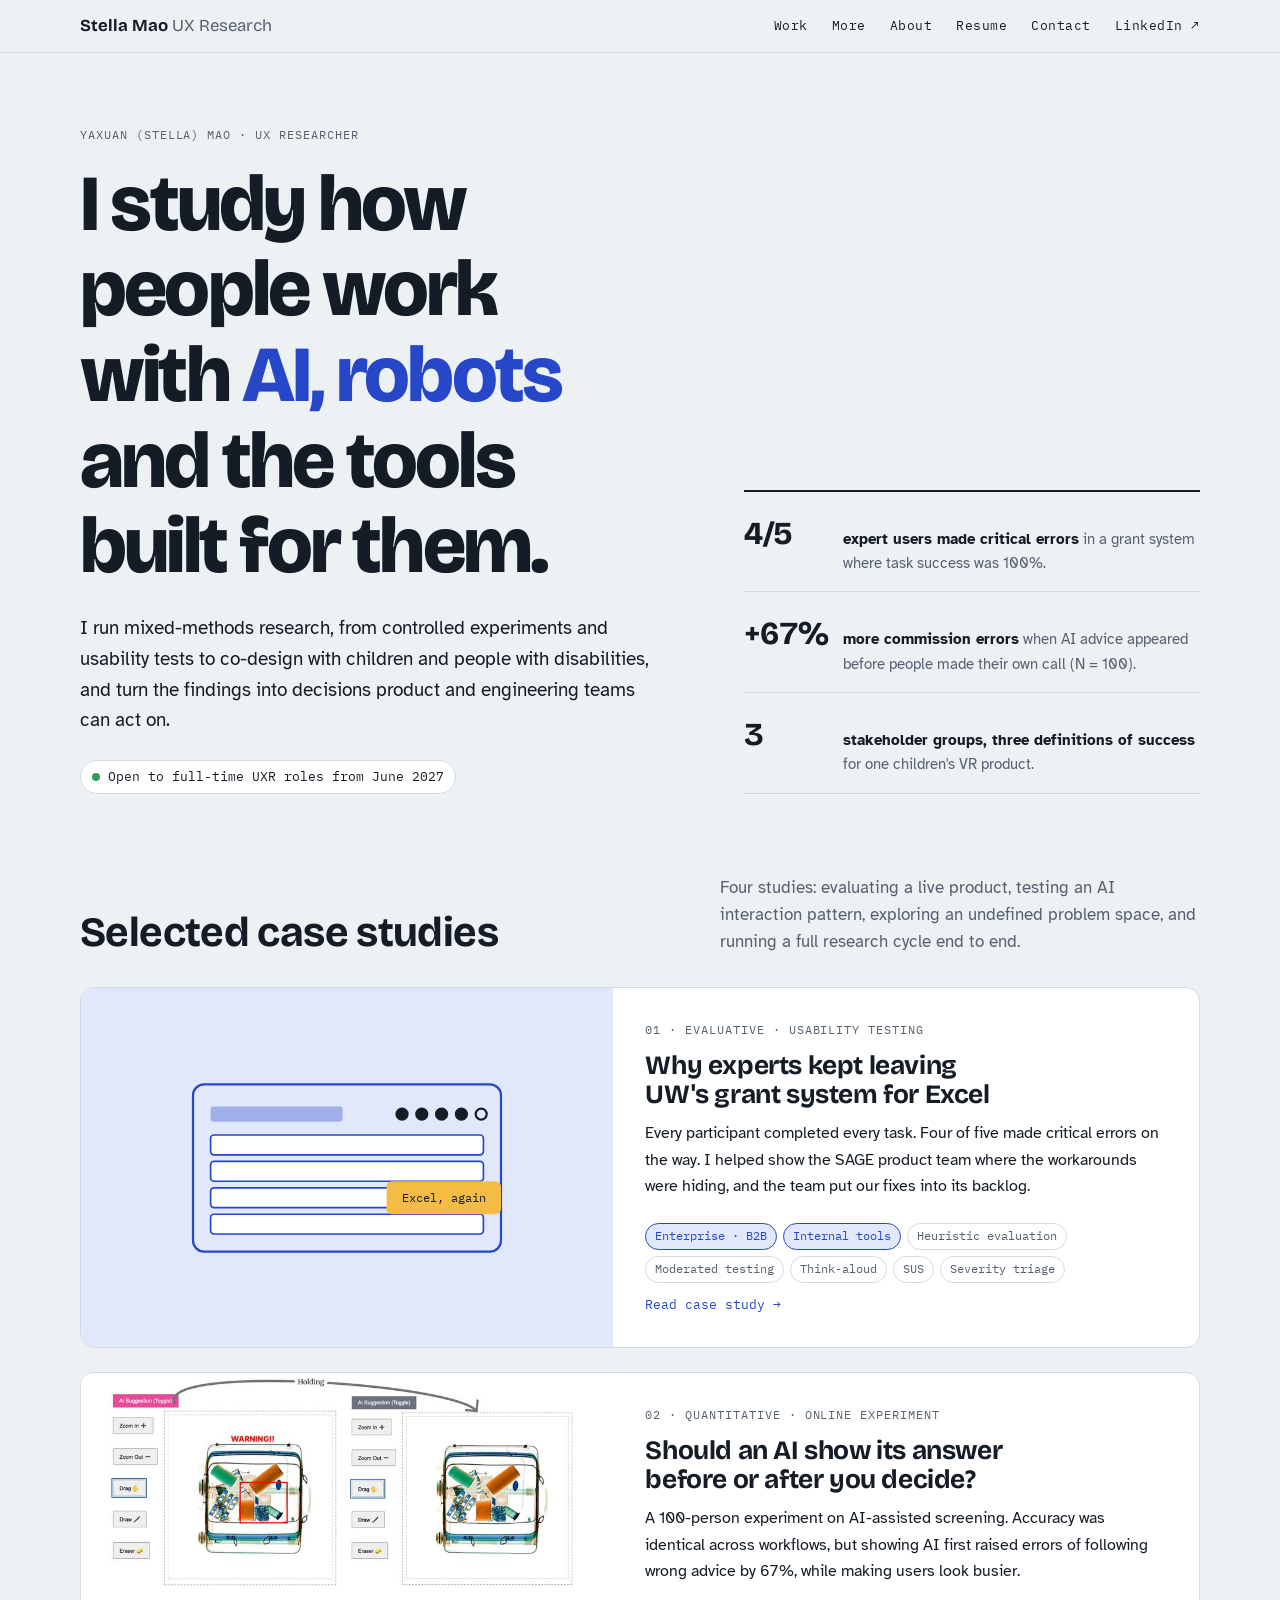
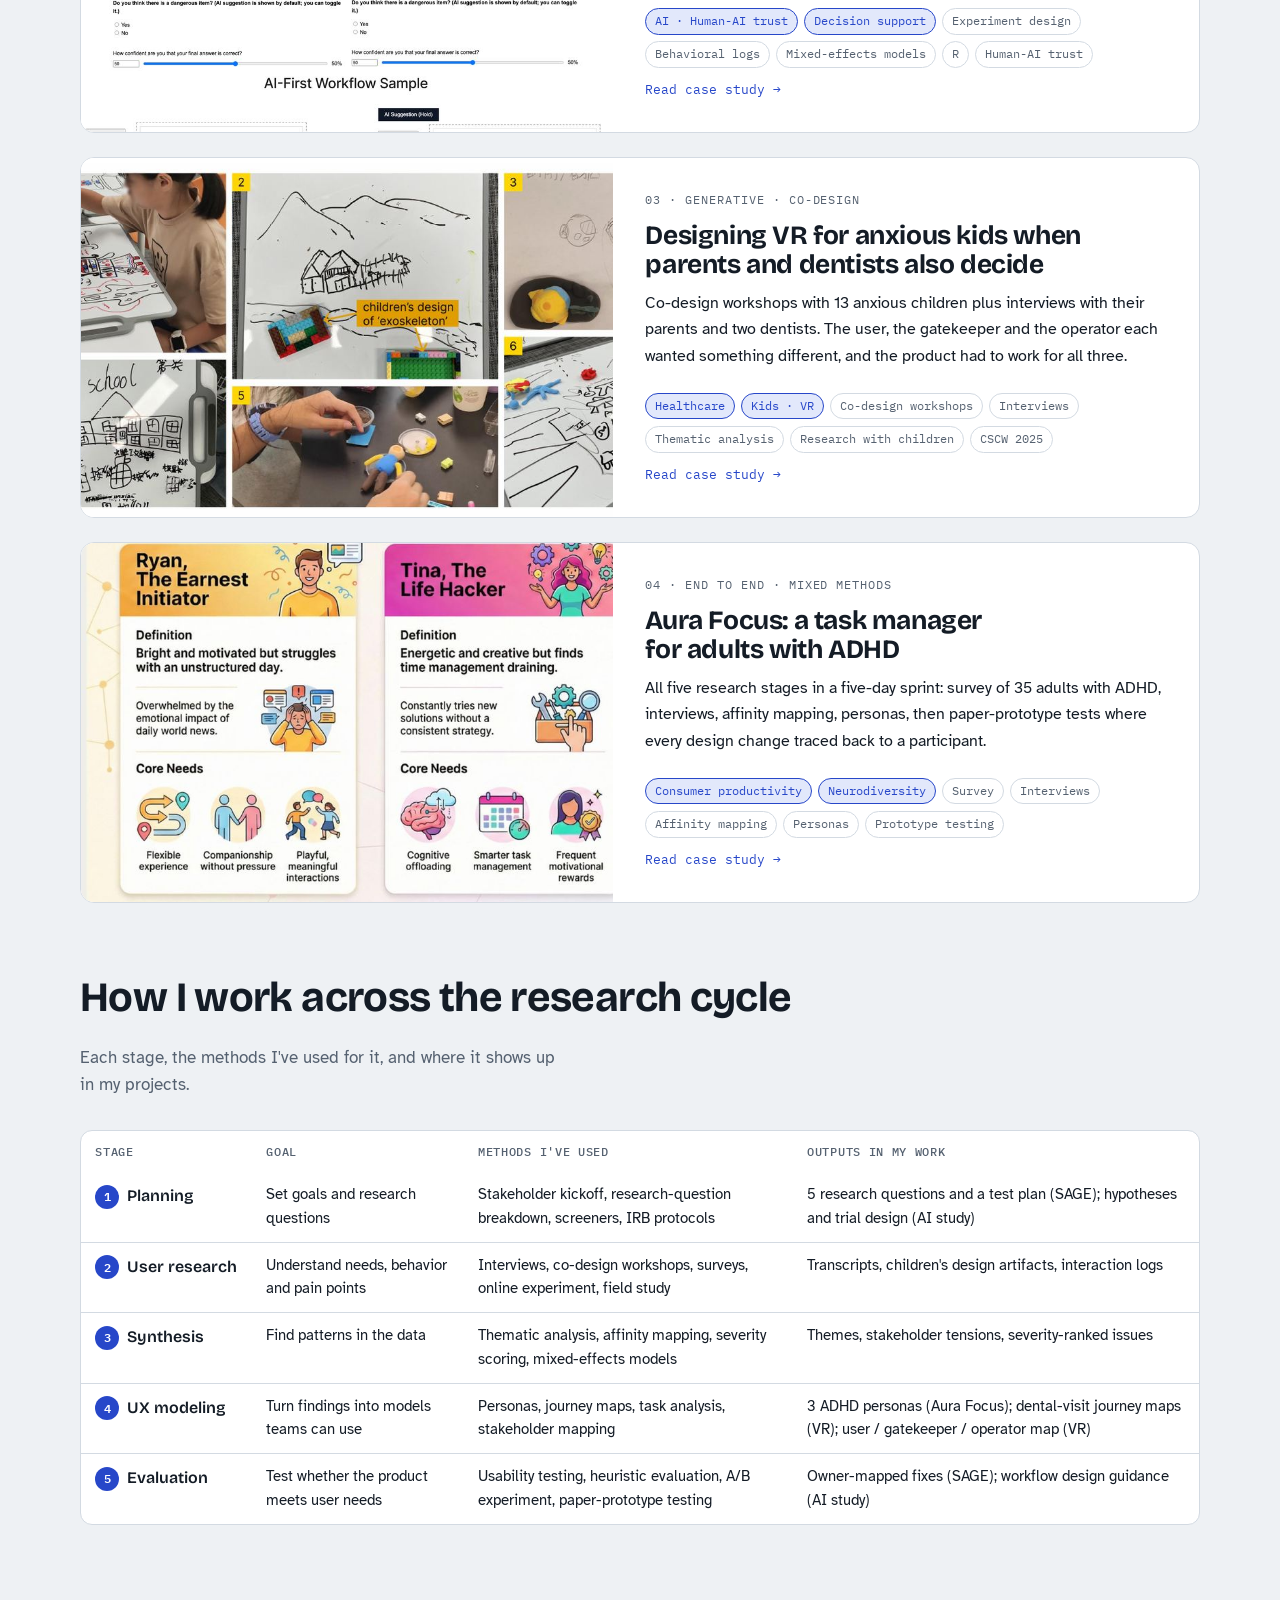
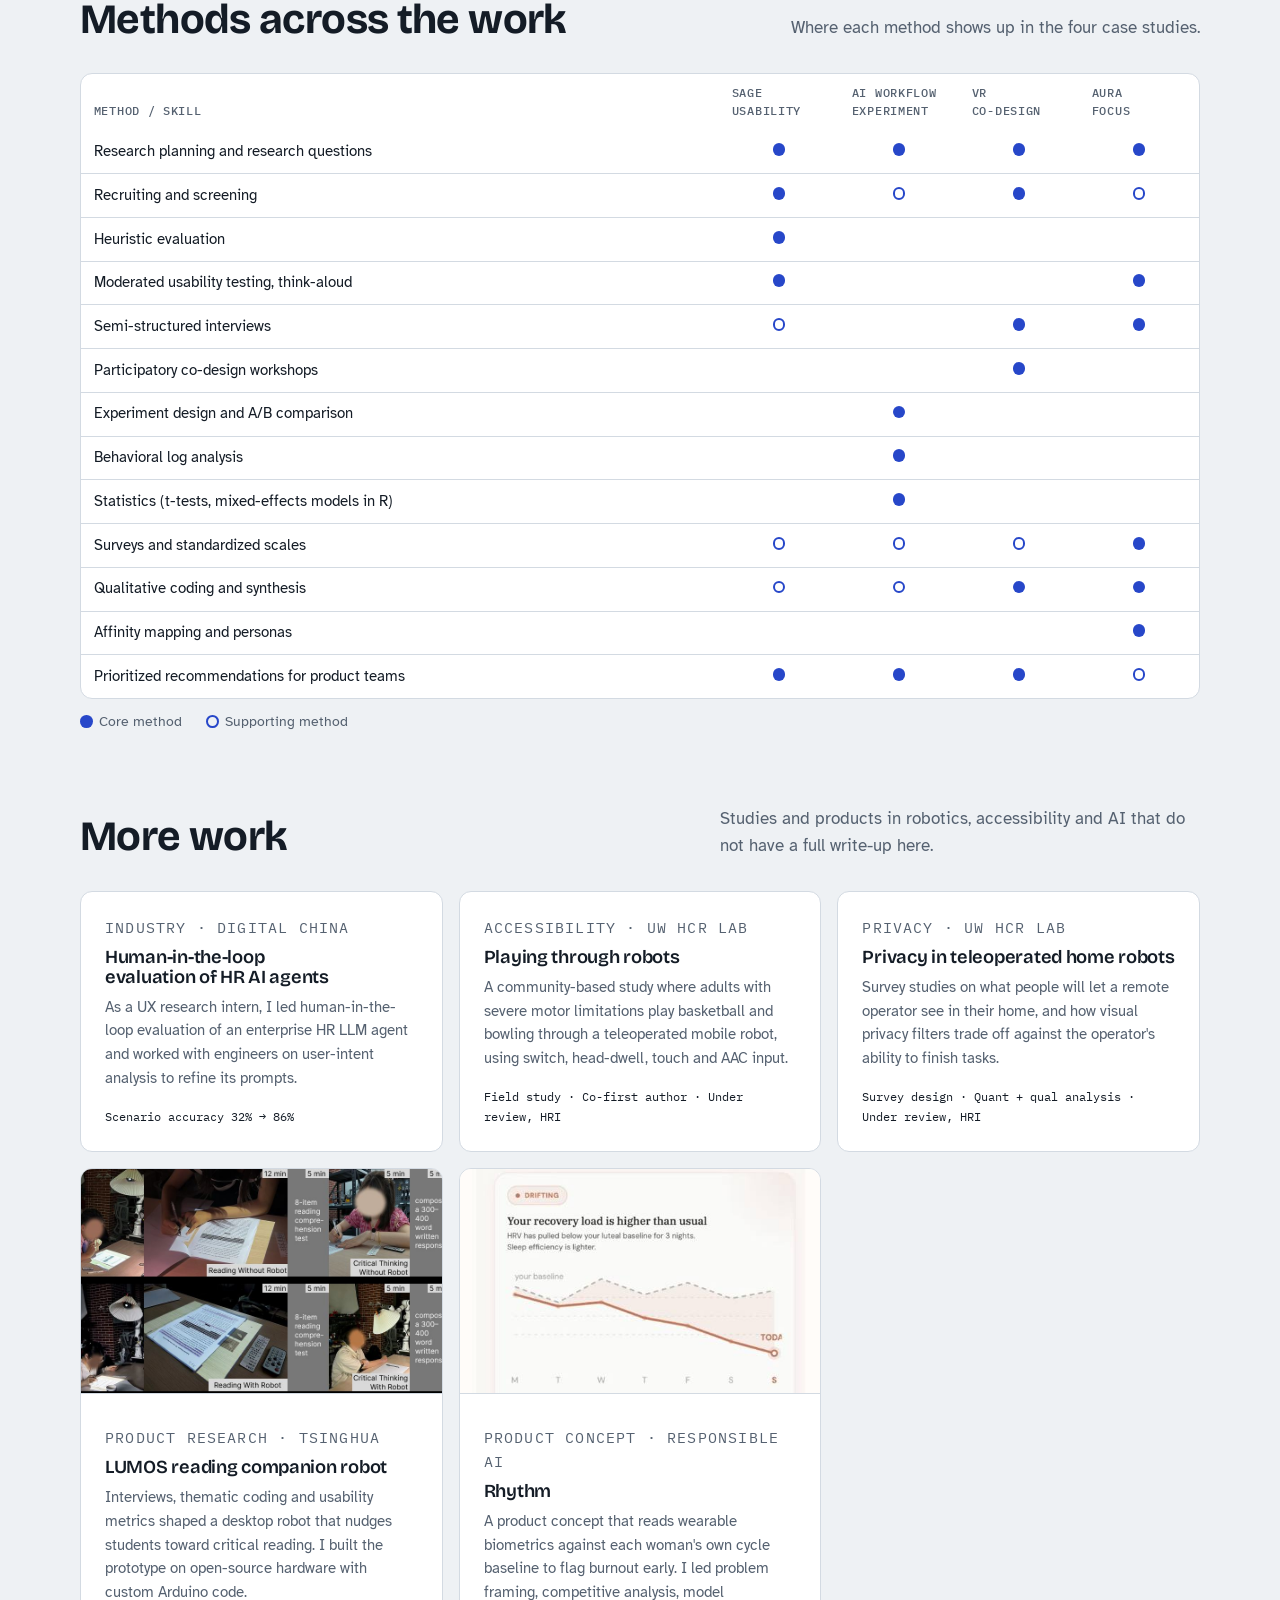
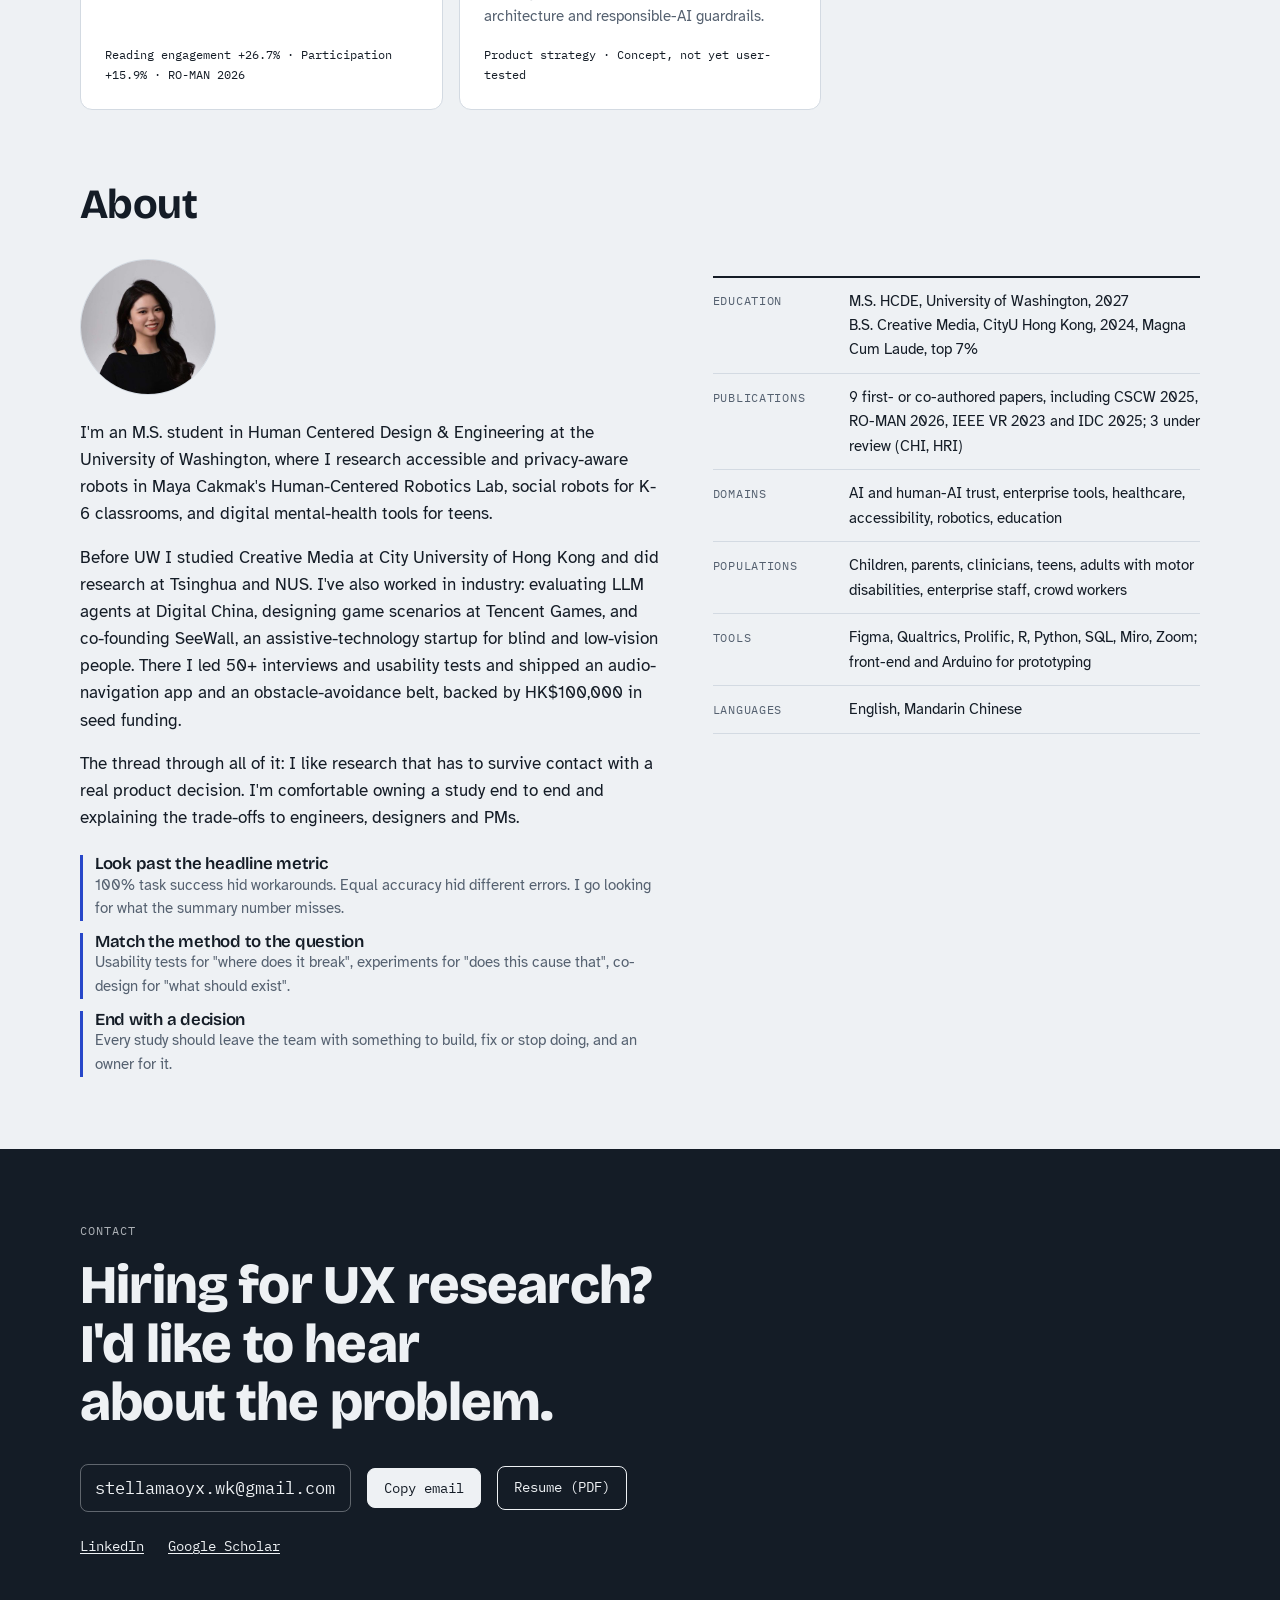
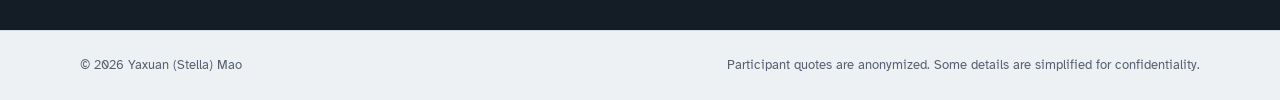
<file: index.html>
<!doctype html>
<html lang="en">
<head>
<meta charset="utf-8">
<meta name="viewport" content="width=device-width, initial-scale=1">
<title>Stella Mao · UX Research</title>
<meta name="description" content="Stella (Yaxuan) Mao, UX researcher for AI, robotics and accessibility.">
<meta property="og:type" content="website">
<meta property="og:title" content="Stella Mao · UX Research">
<meta property="og:description" content="Stella (Yaxuan) Mao, UX researcher for AI, robotics and accessibility.">
<meta property="og:url" content="https://stellamaoyx.github.io/StellaPortfolio/">
<meta property="og:image" content="https://stellamaoyx.github.io/StellaPortfolio/images/og-thumbnail.png">
<meta property="og:image:width" content="1200">
<meta property="og:image:height" content="630">
<meta name="twitter:card" content="summary_large_image">
<meta name="twitter:image" content="https://stellamaoyx.github.io/StellaPortfolio/images/og-thumbnail.png">
<link rel="preconnect" href="https://fonts.googleapis.com">
<link rel="preconnect" href="https://fonts.gstatic.com" crossorigin>
<link rel="stylesheet" href="https://fonts.googleapis.com/css2?family=Bricolage+Grotesque:opsz,wght@12..96,400;12..96,600;12..96,700;12..96,800&family=Atkinson+Hyperlegible:ital,wght@0,400;0,700;1,400&family=IBM+Plex+Mono:wght@400;500&display=swap">
<link rel="stylesheet" href="css/style.css">
</head>
<body>
<header class="top">
  <div class="wrap">
    <a class="brand" href="index.html">Stella Mao <span>UX Research</span></a>
    <nav class="nav" aria-label="Primary">
      <a href="#work">Work</a>
      <a href="#more" class="hide-s">More</a>
      <a href="#about">About</a>
      <a href="StellaMao_Resume.pdf" target="_blank" rel="noopener">Resume</a>
      <a href="#contact">Contact</a>
      <a href="https://www.linkedin.com/in/yaxuan-stella-mao/" target="_blank" rel="noopener" class="hide-s">LinkedIn ↗</a>
    </nav>
  </div>
</header>

<main>
<div data-view="home">
  <section class="hero wrap" id="home">
    <div class="hero-grid">
      <div>
        <p class="label">Yaxuan (Stella) Mao · UX Researcher</p>
        <h1 style="margin-top:1rem">I study how people work with <em>AI, robots</em> and the tools built for them.</h1>
        <p class="lede">I run mixed-methods research, from controlled experiments and usability tests to co-design with children and people with disabilities, and turn the findings into decisions product and engineering teams can act on.</p>
        <p class="status"><i aria-hidden="true"></i>Open to full-time UXR roles from June 2027</p>
      </div>
      <div class="ledger" aria-label="One finding from each case study">
        <div><b class="tab">4/5</b><p><strong>expert users made critical errors</strong> in a grant system where task success was 100%.</p></div>
        <div><b class="tab">+67%</b><p><strong>more commission errors</strong> when AI advice appeared before people made their own call (N = 100).</p></div>
        <div><b class="tab">3</b><p><strong>stakeholder groups, three definitions of success</strong> for one children's VR product.</p></div>
      </div>
    </div>
  </section>

  <section class="sec wrap" id="work" style="padding-top:var(--s6)">
    <div class="sec-head">
      <h2>Selected case studies</h2>
      <p>Four studies: evaluating a live product, testing an AI interaction pattern, exploring an undefined problem space, and running a full research cycle end to end.</p>
    </div>
    <div class="cases">
      <a class="case-card" href="sage.html">
        <div class="viz" aria-hidden="true">
          <svg viewBox="0 0 320 200">
            <rect x="20" y="24" width="280" height="152" rx="10" class="svg-line" fill="none" stroke-width="2" style="stroke:var(--accent)"/>
            <rect x="36" y="44" width="120" height="14" rx="3" style="fill:var(--accent)" opacity=".35"/>
            <g style="fill:var(--surface);stroke:var(--accent)" stroke-width="1.5">
              <rect x="36" y="70" width="248" height="18" rx="3"/><rect x="36" y="94" width="248" height="18" rx="3"/>
              <rect x="36" y="118" width="248" height="18" rx="3"/><rect x="36" y="142" width="248" height="18" rx="3"/>
            </g>
            <g class="svg-ink"><circle cx="210" cy="51" r="6"/><circle cx="228" cy="51" r="6"/><circle cx="246" cy="51" r="6"/><circle cx="264" cy="51" r="6"/></g>
            <circle cx="282" cy="51" r="5" fill="none" style="stroke:var(--ink)" stroke-width="2"/>
            <rect x="196" y="112" width="104" height="30" rx="5" class="svg-hl"/>
            <text x="248" y="131" text-anchor="middle" style="font-family:var(--mono);font-size:11px;fill:#141C26">Excel, again</text>
          </svg>
        </div>
        <div class="txt">
          <p class="label">01 · Evaluative · Usability testing</p>
          <h3>Why experts kept leaving UW's grant system for Excel</h3>
          <p class="hook">Every participant completed every task. Four of five made critical errors on the way. I helped show the SAGE product team where the workarounds were hiding, and the team put our fixes into its backlog.</p>
          <div class="chips"><span class="chip domain">Enterprise · B2B</span><span class="chip domain">Internal tools</span><span class="chip">Heuristic evaluation</span><span class="chip">Moderated testing</span><span class="chip">Think-aloud</span><span class="chip">SUS</span><span class="chip">Severity triage</span></div>
          <span class="go">Read case study →</span>
        </div>
      </a>

      <a class="case-card" href="automation-bias.html">
        <div class="viz img"><img src="images/ab_fig1.jpg" alt="Study interface: an X-ray baggage image with zoom, drag, draw and eraser tools, an AI warning box, and a confidence slider" style="object-position:top"></div>
        <div class="txt">
          <p class="label">02 · Quantitative · Online experiment</p>
          <h3>Should an AI show its answer before or after you decide?</h3>
          <p class="hook">A 100-person experiment on AI-assisted screening. Accuracy was identical across workflows, but showing AI first raised errors of following wrong advice by 67%, while making users look busier.</p>
          <div class="chips"><span class="chip domain">AI · Human-AI trust</span><span class="chip domain">Decision support</span><span class="chip">Experiment design</span><span class="chip">Behavioral logs</span><span class="chip">Mixed-effects models</span><span class="chip">R</span><span class="chip">Human-AI trust</span></div>
          <span class="go">Read case study →</span>
        </div>
      </a>

      <a class="case-card" href="vr-dental.html">
        <div class="viz img"><img src="images/vr_designs.jpg" alt="Children's VR designs on whiteboards with Lego and plasticine: a virtual forest clinic, an exoskeleton, a dentist role-play"></div>
        <div class="txt">
          <p class="label">03 · Generative · Co-design</p>
          <h3>Designing VR for anxious kids when parents and dentists also decide</h3>
          <p class="hook">Co-design workshops with 13 anxious children plus interviews with their parents and two dentists. The user, the gatekeeper and the operator each wanted something different, and the product had to work for all three.</p>
          <div class="chips"><span class="chip domain">Healthcare</span><span class="chip domain">Kids · VR</span><span class="chip">Co-design workshops</span><span class="chip">Interviews</span><span class="chip">Thematic analysis</span><span class="chip">Research with children</span><span class="chip">CSCW 2025</span></div>
          <span class="go">Read case study →</span>
        </div>
      </a>
      <a class="case-card" href="aura-focus.html">
        <div class="viz img"><img src="images/aura_personas.jpg" alt="Three personas from the Aura Focus study: Ryan the Earnest Initiator, Tina the Life Hacker, Ali the Minimal Engager" style="object-position:left center"></div>
        <div class="txt">
          <p class="label">04 · End to end · Mixed methods</p>
          <h3>Aura Focus: a task manager for adults with ADHD</h3>
          <p class="hook">All five research stages in a five-day sprint: survey of 35 adults with ADHD, interviews, affinity mapping, personas, then paper-prototype tests where every design change traced back to a participant.</p>
          <div class="chips"><span class="chip domain">Consumer productivity</span><span class="chip domain">Neurodiversity</span><span class="chip">Survey</span><span class="chip">Interviews</span><span class="chip">Affinity mapping</span><span class="chip">Personas</span><span class="chip">Prototype testing</span></div>
          <span class="go">Read case study →</span>
        </div>
      </a>
    </div>
  </section>

  <section class="sec wrap" id="process" style="padding-top:0">
    <div class="sec-head">
      <h2>How I work across the research cycle</h2>
      <p>Each stage, the methods I've used for it, and where it shows up in my projects.</p>
    </div>
    <div class="table-scroll">
      <table class="recs process">
        <thead><tr><th scope="col">Stage</th><th scope="col">Goal</th><th scope="col">Methods I've used</th><th scope="col">Outputs in my work</th></tr></thead>
        <tbody>
          <tr><th scope="row"><span class="stage-n">1</span>Planning</th><td>Set goals and research questions</td><td>Stakeholder kickoff, research-question breakdown, screeners, IRB protocols</td><td>5 research questions and a test plan (SAGE); hypotheses and trial design (AI study)</td></tr>
          <tr><th scope="row"><span class="stage-n">2</span>User research</th><td>Understand needs, behavior and pain points</td><td>Interviews, co-design workshops, surveys, online experiment, field study</td><td>Transcripts, children's design artifacts, interaction logs</td></tr>
          <tr><th scope="row"><span class="stage-n">3</span>Synthesis</th><td>Find patterns in the data</td><td>Thematic analysis, affinity mapping, severity scoring, mixed-effects models</td><td>Themes, stakeholder tensions, severity-ranked issues</td></tr>
          <tr><th scope="row"><span class="stage-n">4</span>UX modeling</th><td>Turn findings into models teams can use</td><td>Personas, journey maps, task analysis, stakeholder mapping</td><td>3 ADHD personas (Aura Focus); dental-visit journey maps (VR); user / gatekeeper / operator map (VR)</td></tr>
          <tr><th scope="row"><span class="stage-n">5</span>Evaluation</th><td>Test whether the product meets user needs</td><td>Usability testing, heuristic evaluation, A/B experiment, paper-prototype testing</td><td>Owner-mapped fixes (SAGE); workflow design guidance (AI study)</td></tr>
        </tbody>
      </table>
    </div>
  </section>

  <section class="sec wrap" style="padding-top:0">
    <div class="sec-head">
      <h2>Methods across the work</h2>
      <p>Where each method shows up in the four case studies.</p>
    </div>
    <div class="matrix-scroll">
      <table class="matrix">
        <thead><tr><th scope="col">Method / skill</th><th scope="col">SAGE<br>usability</th><th scope="col">AI workflow<br>experiment</th><th scope="col">VR<br>co-design</th><th scope="col">Aura<br>Focus</th></tr></thead>
        <tbody>
          <tr><th scope="row">Research planning and research questions</th><td><span class="dot" aria-label="Primary"></span></td><td><span class="dot" aria-label="Primary"></span></td><td><span class="dot" aria-label="Primary"></span></td><td><span class="dot" aria-label="Primary"></span></td></tr>
          <tr><th scope="row">Recruiting and screening</th><td><span class="dot" aria-label="Primary"></span></td><td><span class="dot part" aria-label="Supporting"></span></td><td><span class="dot" aria-label="Primary"></span></td><td><span class="dot part" aria-label="Supporting"></span></td></tr>
          <tr><th scope="row">Heuristic evaluation</th><td><span class="dot" aria-label="Primary"></span></td><td></td><td></td><td></td></tr>
          <tr><th scope="row">Moderated usability testing, think-aloud</th><td><span class="dot" aria-label="Primary"></span></td><td></td><td></td><td><span class="dot" aria-label="Primary"></span></td></tr>
          <tr><th scope="row">Semi-structured interviews</th><td><span class="dot part" aria-label="Supporting"></span></td><td></td><td><span class="dot" aria-label="Primary"></span></td><td><span class="dot" aria-label="Primary"></span></td></tr>
          <tr><th scope="row">Participatory co-design workshops</th><td></td><td></td><td><span class="dot" aria-label="Primary"></span></td><td></td></tr>
          <tr><th scope="row">Experiment design and A/B comparison</th><td></td><td><span class="dot" aria-label="Primary"></span></td><td></td><td></td></tr>
          <tr><th scope="row">Behavioral log analysis</th><td></td><td><span class="dot" aria-label="Primary"></span></td><td></td><td></td></tr>
          <tr><th scope="row">Statistics (t-tests, mixed-effects models in R)</th><td></td><td><span class="dot" aria-label="Primary"></span></td><td></td><td></td></tr>
          <tr><th scope="row">Surveys and standardized scales</th><td><span class="dot part" aria-label="Supporting"></span></td><td><span class="dot part" aria-label="Supporting"></span></td><td><span class="dot part" aria-label="Supporting"></span></td><td><span class="dot" aria-label="Primary"></span></td></tr>
          <tr><th scope="row">Qualitative coding and synthesis</th><td><span class="dot part" aria-label="Supporting"></span></td><td><span class="dot part" aria-label="Supporting"></span></td><td><span class="dot" aria-label="Primary"></span></td><td><span class="dot" aria-label="Primary"></span></td></tr>
          <tr><th scope="row">Affinity mapping and personas</th><td></td><td></td><td></td><td><span class="dot" aria-label="Primary"></span></td></tr>
          <tr><th scope="row">Prioritized recommendations for product teams</th><td><span class="dot" aria-label="Primary"></span></td><td><span class="dot" aria-label="Primary"></span></td><td><span class="dot" aria-label="Primary"></span></td><td><span class="dot part" aria-label="Supporting"></span></td></tr>
        </tbody>
      </table>
    </div>
    <div class="matrix-key"><span><span class="dot"></span> Core method</span><span><span class="dot part"></span> Supporting method</span></div>
  </section>

  <section class="sec wrap" id="more" style="padding-top:0">
    <div class="sec-head">
      <h2>More work</h2>
      <p>Studies and products in robotics, accessibility and AI that do not have a full write-up here.</p>
    </div>
    <div class="more">
      <article class="mw">
        <p class="label">Industry · Digital China</p>
        <h3>Human-in-the-loop evaluation of HR AI agents</h3>
        <p>As a UX research intern, I led human-in-the-loop evaluation of an enterprise HR LLM agent and worked with engineers on user-intent analysis to refine its prompts.</p>
        <p class="stat">Scenario accuracy 32% → 86%</p>
      </article>
      <article class="mw">
        <p class="label">Accessibility · UW HCR Lab</p>
        <h3>Playing through robots</h3>
        <p>A community-based study where adults with severe motor limitations play basketball and bowling through a teleoperated mobile robot, using switch, head-dwell, touch and AAC input.</p>
        <p class="stat">Field study · Co-first author · Under review, HRI</p>
      </article>
      <article class="mw">
        <p class="label">Privacy · UW HCR Lab</p>
        <h3>Privacy in teleoperated home robots</h3>
        <p>Survey studies on what people will let a remote operator see in their home, and how visual privacy filters trade off against the operator's ability to finish tasks.</p>
        <p class="stat">Survey design · Quant + qual analysis · Under review, HRI</p>
      </article>
      <article class="mw has-img">
        <img src="images/lumos.jpg" alt="Study sessions: students reading and writing at a desk with and without a lamp-shaped companion robot">
        <div class="in">
        <p class="label">Product research · Tsinghua</p>
        <h3>LUMOS reading companion robot</h3>
        <p>Interviews, thematic coding and usability metrics shaped a desktop robot that nudges students toward critical reading. I built the prototype on open-source hardware with custom Arduino code.</p>
        <p class="stat">Reading engagement +26.7% · Participation +15.9% · RO-MAN 2026</p>
        </div>
      </article>
      <article class="mw has-img">
        <img src="images/rhythm.jpg" alt="Rhythm app home screen showing a recovery-load card with heart rate variability below the user's cycle baseline">
        <div class="in">
          <p class="label">Product concept · Responsible AI</p>
          <h3>Rhythm</h3>
          <p>A product concept that reads wearable biometrics against each woman's own cycle baseline to flag burnout early. I led problem framing, competitive analysis, model architecture and responsible-AI guardrails.</p>
          <p class="stat">Product strategy · Concept, not yet user-tested</p>
        </div>
      </article>
    </div>
  </section>

  <section class="sec wrap" id="about" style="padding-top:0">
    <div class="sec-head"><h2>About</h2></div>
    <div class="about">
      <div class="prose">
        <img class="headshot" src="images/headshot.jpg" alt="Portrait of Stella Mao">
        <p>I'm an M.S. student in Human Centered Design &amp; Engineering at the University of Washington, where I research accessible and privacy-aware robots in Maya Cakmak's Human-Centered Robotics Lab, social robots for K-6 classrooms, and digital mental-health tools for teens.</p>
        <p>Before UW I studied Creative Media at City University of Hong Kong and did research at Tsinghua and NUS. I've also worked in industry: evaluating LLM agents at Digital China, designing game scenarios at Tencent Games, and co-founding SeeWall, an assistive-technology startup for blind and low-vision people. There I led 50+ interviews and usability tests and shipped an audio-navigation app and an obstacle-avoidance belt, backed by HK$100,000 in seed funding.</p>
        <p>The thread through all of it: I like research that has to survive contact with a real product decision. I'm comfortable owning a study end to end and explaining the trade-offs to engineers, designers and PMs.</p>
        <div class="tenets">
          <div><h3>Look past the headline metric</h3><p>100% task success hid workarounds. Equal accuracy hid different errors. I go looking for what the summary number misses.</p></div>
          <div><h3>Match the method to the question</h3><p>Usability tests for "where does it break", experiments for "does this cause that", co-design for "what should exist".</p></div>
          <div><h3>End with a decision</h3><p>Every study should leave the team with something to build, fix or stop doing, and an owner for it.</p></div>
        </div>
      </div>
      <dl class="facts">
        <div><dt>Education</dt><dd>M.S. HCDE, University of Washington, 2027<br>B.S. Creative Media, CityU Hong Kong, 2024, Magna Cum Laude, top 7%</dd></div>
        <div><dt>Publications</dt><dd>9 first- or co-authored papers, including CSCW 2025, RO-MAN 2026, IEEE VR 2023 and IDC 2025; 3 under review (CHI, HRI)</dd></div>
        <div><dt>Domains</dt><dd>AI and human-AI trust, enterprise tools, healthcare, accessibility, robotics, education</dd></div>
        <div><dt>Populations</dt><dd>Children, parents, clinicians, teens, adults with motor disabilities, enterprise staff, crowd workers</dd></div>
        <div><dt>Tools</dt><dd>Figma, Qualtrics, Prolific, R, Python, SQL, Miro, Zoom; front-end and Arduino for prototyping</dd></div>
        <div><dt>Languages</dt><dd>English, Mandarin Chinese</dd></div>
      </dl>
    </div>
  </section>
</div>
</main>

<section class="contact" id="contact">
  <div class="wrap">
    <p class="label" style="color:color-mix(in srgb,var(--paper) 70%,transparent)">Contact</p>
    <h2 style="margin-top:1rem">Hiring for UX research? I'd like to hear about the problem.</h2>
    <div class="row">
      <span class="email" id="email">stellamaoyx.wk@gmail.com</span>
      <button class="btn" id="copy" type="button">Copy email</button>
      <a class="btn ghost" href="StellaMao_Resume.pdf" target="_blank" rel="noopener">Resume (PDF)</a>
    </div>
    <div class="links">
      <a href="https://www.linkedin.com/in/yaxuan-stella-mao/" target="_blank" rel="noopener">LinkedIn</a>
      <a href="https://scholar.google.com/citations?user=OShCOa4AAAAJ&amp;hl" target="_blank" rel="noopener">Google Scholar</a>
    </div>
  </div>
</section>
<footer class="foot"><div class="wrap"><span>© 2026 Yaxuan (Stella) Mao</span><span>Participant quotes are anonymized. Some details are simplified for confidentiality.</span></div></footer>

<script src="js/main.js"></script>
</body>
</html>
</file>
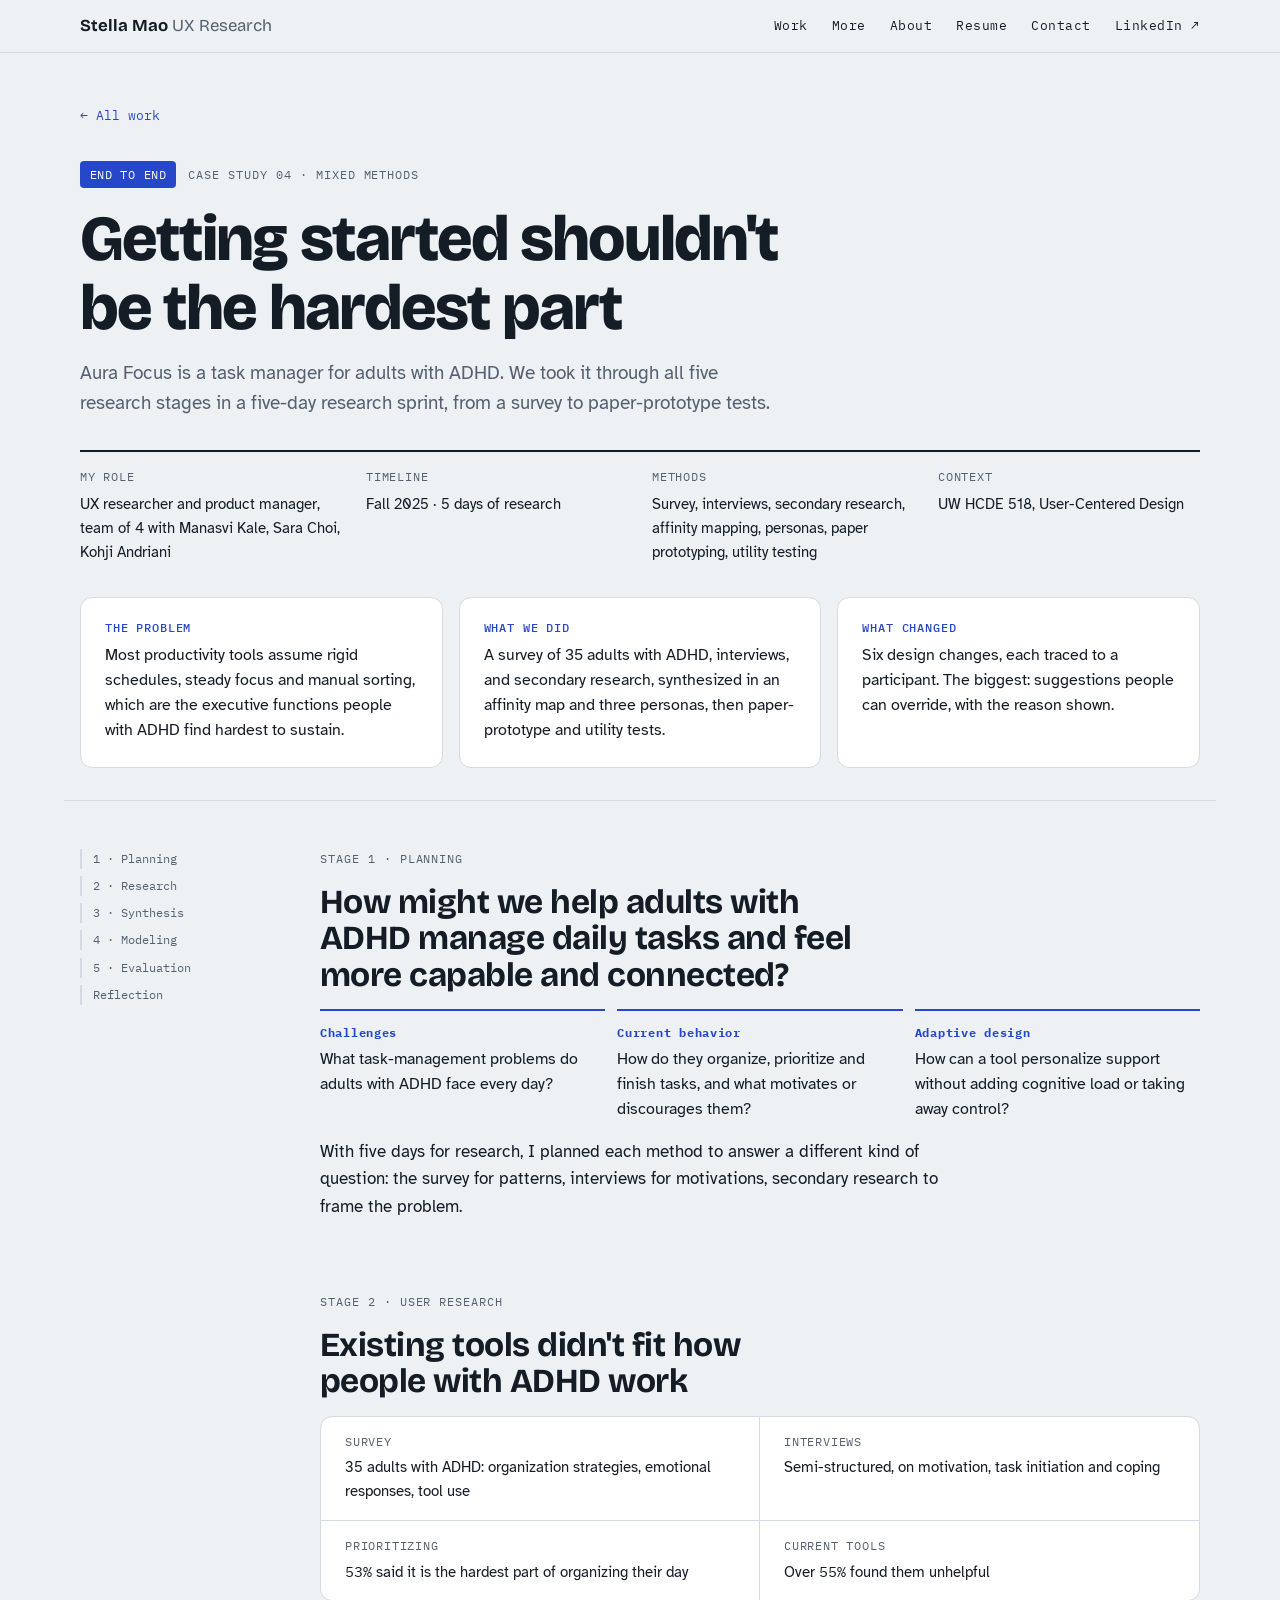
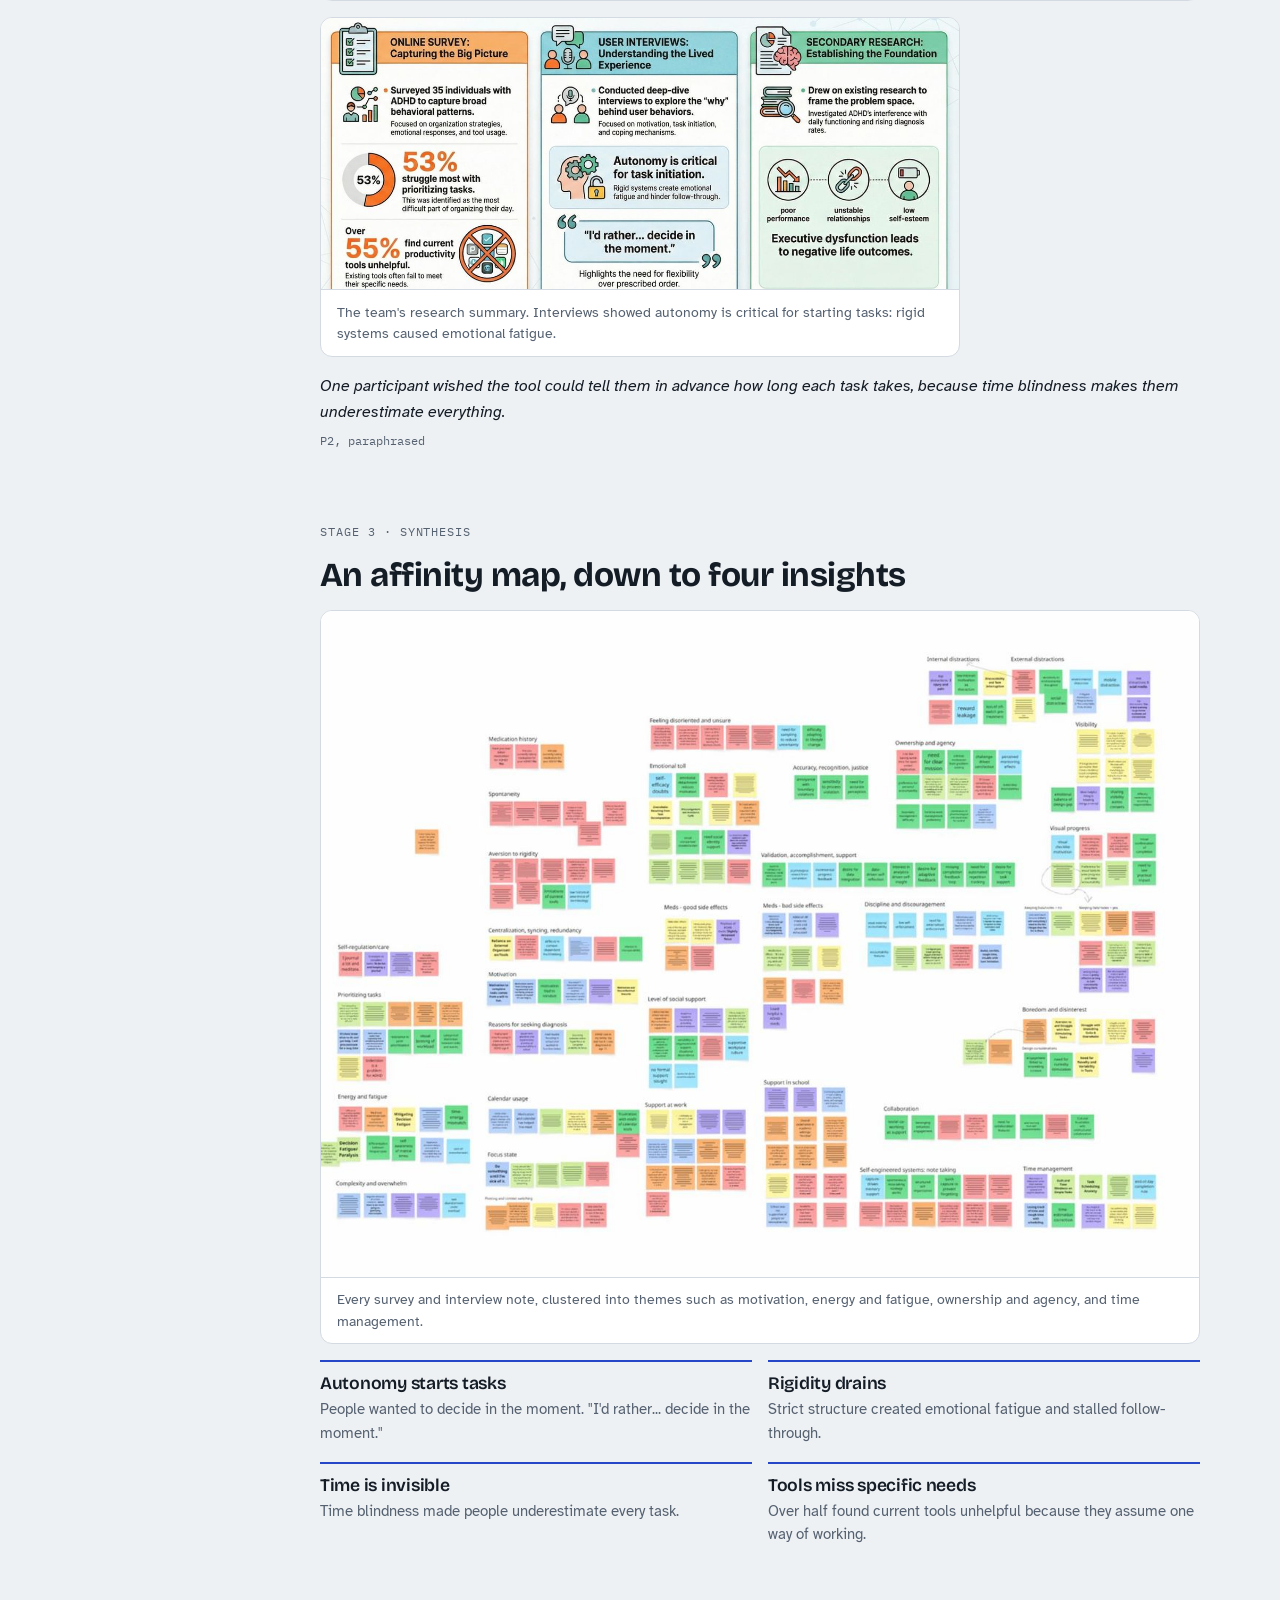
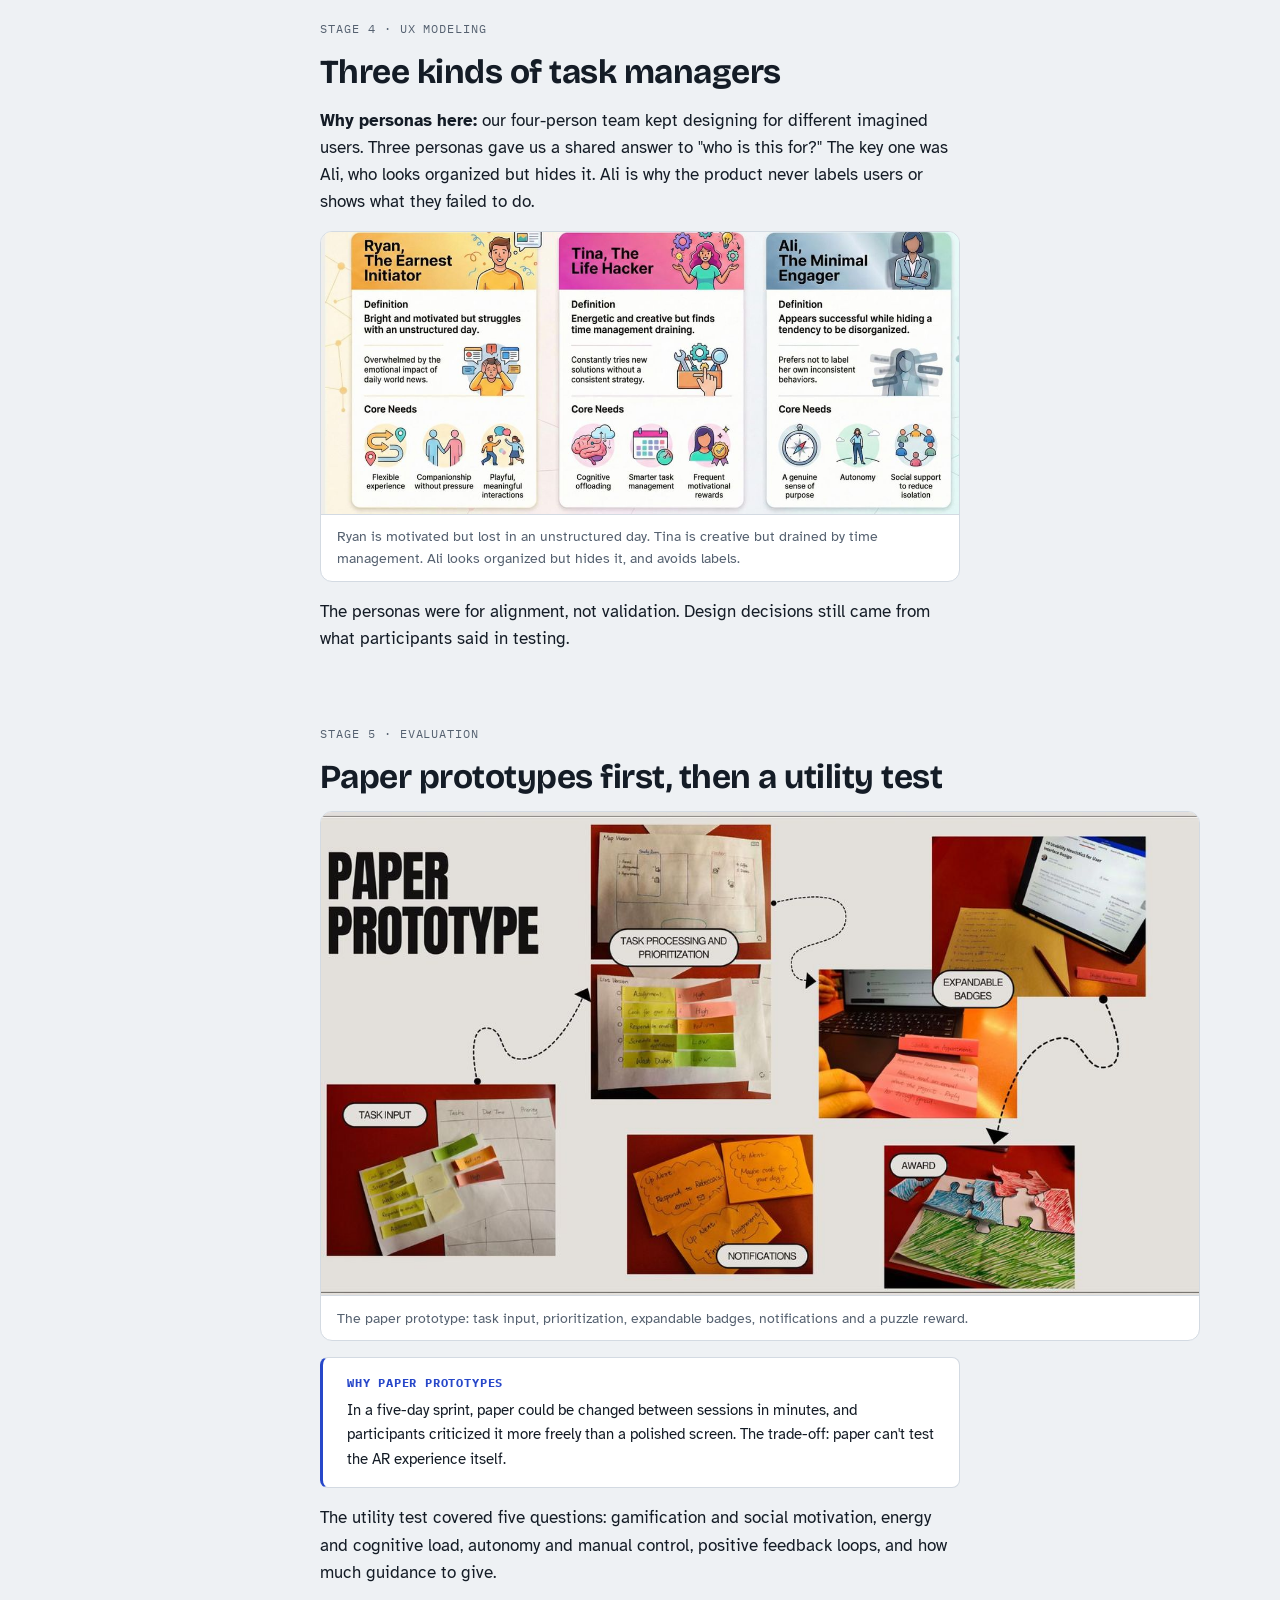
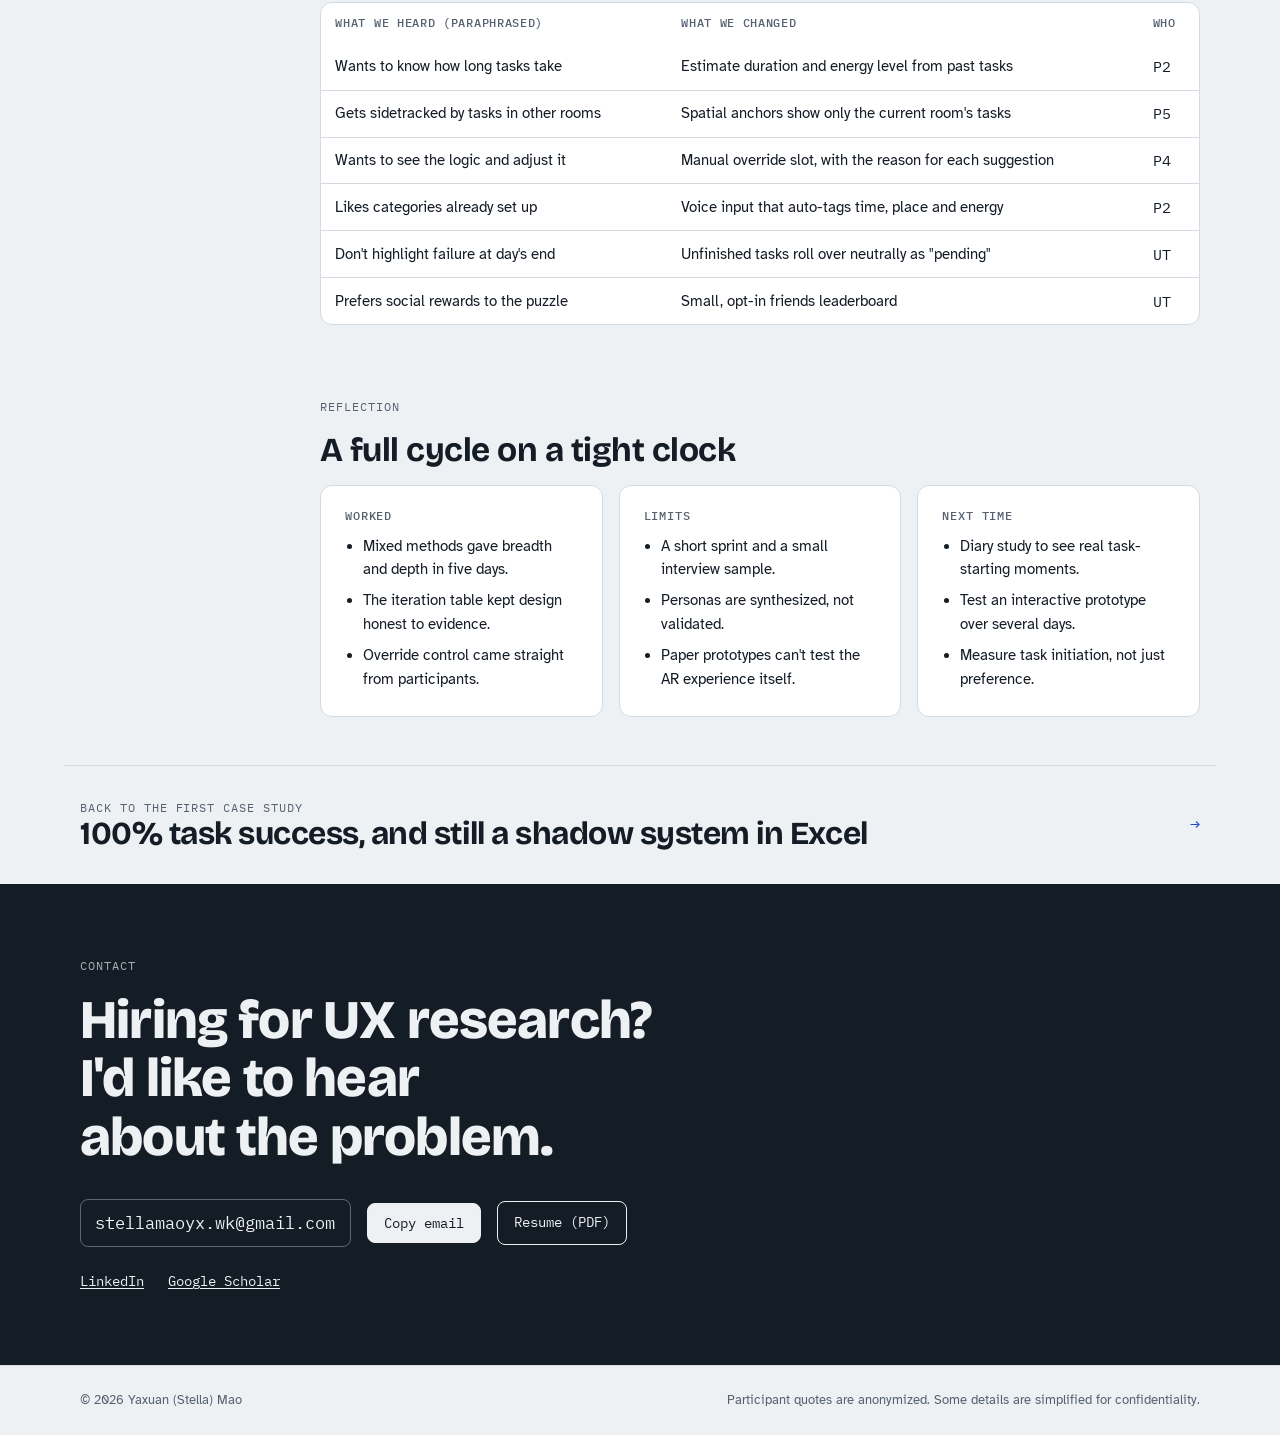
<file: aura-focus.html>
<!doctype html>
<html lang="en">
<head>
<meta charset="utf-8">
<meta name="viewport" content="width=device-width, initial-scale=1">
<title>Aura Focus · Stella Mao</title>
<meta name="description" content="An end-to-end research cycle for an ADHD task manager.">
<meta property="og:type" content="website">
<meta property="og:title" content="Aura Focus · Stella Mao">
<meta property="og:description" content="An end-to-end research cycle for an ADHD task manager.">
<meta property="og:url" content="https://stellamaoyx.github.io/StellaPortfolio/aura-focus.html">
<meta property="og:image" content="https://stellamaoyx.github.io/StellaPortfolio/images/og-thumbnail.png">
<meta property="og:image:width" content="1200">
<meta property="og:image:height" content="630">
<meta name="twitter:card" content="summary_large_image">
<meta name="twitter:image" content="https://stellamaoyx.github.io/StellaPortfolio/images/og-thumbnail.png">
<link rel="preconnect" href="https://fonts.googleapis.com">
<link rel="preconnect" href="https://fonts.gstatic.com" crossorigin>
<link rel="stylesheet" href="https://fonts.googleapis.com/css2?family=Bricolage+Grotesque:opsz,wght@12..96,400;12..96,600;12..96,700;12..96,800&family=Atkinson+Hyperlegible:ital,wght@0,400;0,700;1,400&family=IBM+Plex+Mono:wght@400;500&display=swap">
<link rel="stylesheet" href="css/style.css">
</head>
<body>
<header class="top">
  <div class="wrap">
    <a class="brand" href="index.html">Stella Mao <span>UX Research</span></a>
    <nav class="nav" aria-label="Primary">
      <a href="index.html#work">Work</a>
      <a href="index.html#more" class="hide-s">More</a>
      <a href="index.html#about">About</a>
      <a href="StellaMao_Resume.pdf" target="_blank" rel="noopener">Resume</a>
      <a href="#contact">Contact</a>
      <a href="https://www.linkedin.com/in/yaxuan-stella-mao/" target="_blank" rel="noopener" class="hide-s">LinkedIn ↗</a>
    </nav>
  </div>
</header>

<main>
<article data-view="aura-focus">
  <header class="cs-hero wrap">
    <a class="back" href="index.html#work">← All work</a>
    <div class="kicker"><span class="tag">End to end</span><span class="label">Case study 04 · Mixed methods</span></div>
    <h1>Getting started shouldn't be the hardest part</h1>
    <p class="sub">Aura Focus is a task manager for adults with ADHD. We took it through all five research stages in a five-day research sprint, from a survey to paper-prototype tests.</p>
    <dl class="meta">
      <div><dt>My role</dt><dd>UX researcher and product manager, team of 4 with Manasvi Kale, Sara Choi, Kohji Andriani</dd></div>
      <div><dt>Timeline</dt><dd>Fall 2025 · 5 days of research</dd></div>
      <div><dt>Methods</dt><dd>Survey, interviews, secondary research, affinity mapping, personas, paper prototyping, utility testing</dd></div>
      <div><dt>Context</dt><dd>UW HCDE 518, User-Centered Design</dd></div>
    </dl>
    <div class="tldr">
      <div><h3>The problem</h3><p>Most productivity tools assume rigid schedules, steady focus and manual sorting, which are the executive functions people with ADHD find hardest to sustain.</p></div>
      <div><h3>What we did</h3><p>A survey of 35 adults with ADHD, interviews, and secondary research, synthesized in an affinity map and three personas, then paper-prototype and utility tests.</p></div>
      <div><h3>What changed</h3><p>Six design changes, each traced to a participant. The biggest: suggestions people can override, with the reason shown.</p></div>
    </div>
  </header>

  <div class="wrap cs-body">
    <nav class="toc" aria-label="Sections">
      <a href="#aura-plan">1 · Planning</a><a href="#aura-research">2 · Research</a><a href="#aura-synth">3 · Synthesis</a><a href="#aura-model">4 · Modeling</a><a href="#aura-eval">5 · Evaluation</a><a href="#aura-reflect">Reflection</a>
    </nav>
    <div class="cs-main">
      <section class="block" id="aura-plan">
        <p class="label">Stage 1 · Planning</p>
        <h2>How might we help adults with ADHD manage daily tasks and feel more capable and connected?</h2>
        <div class="rqs">
          <div class="rq"><b>Challenges</b>What task-management problems do adults with ADHD face every day?</div>
          <div class="rq"><b>Current behavior</b>How do they organize, prioritize and finish tasks, and what motivates or discourages them?</div>
          <div class="rq"><b>Adaptive design</b>How can a tool personalize support without adding cognitive load or taking away control?</div>
        </div>
        <div class="prose"><p>With five days for research, I planned each method to answer a different kind of question: the survey for patterns, interviews for motivations, secondary research to frame the problem.</p></div>
      </section>

      <section class="block" id="aura-research">
        <p class="label">Stage 2 · User research</p>
        <h2>Existing tools didn't fit how people with ADHD work</h2>
        <div class="spec">
          <div><dt>Survey</dt><dd>35 adults with ADHD: organization strategies, emotional responses, tool use</dd></div>
          <div><dt>Interviews</dt><dd>Semi-structured, on motivation, task initiation and coping</dd></div>
          <div><dt>Prioritizing</dt><dd><span class="mono tab">53%</span> said it is the hardest part of organizing their day</dd></div>
          <div><dt>Current tools</dt><dd>Over <span class="mono tab">55%</span> found them unhelpful</dd></div>
        </div>
        <figure class="photo small"><img src="images/aura_insights.jpg" alt="Research summary panels for the online survey, user interviews and secondary research"><figcaption>The team's research summary. Interviews showed autonomy is critical for starting tasks: rigid systems caused emotional fatigue.</figcaption></figure>
        <blockquote>One participant wished the tool could tell them in advance how long each task takes, because time blindness makes them underestimate everything.<cite>P2, paraphrased</cite></blockquote>
      </section>

      <section class="block" id="aura-synth">
        <p class="label">Stage 3 · Synthesis</p>
        <h2>An affinity map, down to four insights</h2>
        <figure class="photo"><img src="images/aura_affinity.jpg" alt="Affinity map of color-coded sticky notes clustered into themes such as motivation, energy and fatigue, time management, ownership and agency"><figcaption>Every survey and interview note, clustered into themes such as motivation, energy and fatigue, ownership and agency, and time management.</figcaption></figure>
        <div class="impl">
          <div><h3>Autonomy starts tasks</h3><p>People wanted to decide in the moment. "I'd rather... decide in the moment."</p></div>
          <div><h3>Rigidity drains</h3><p>Strict structure created emotional fatigue and stalled follow-through.</p></div>
          <div><h3>Time is invisible</h3><p>Time blindness made people underestimate every task.</p></div>
          <div><h3>Tools miss specific needs</h3><p>Over half found current tools unhelpful because they assume one way of working.</p></div>
        </div>
      </section>

      <section class="block" id="aura-model">
        <p class="label">Stage 4 · UX modeling</p>
        <h2>Three kinds of task managers</h2>
        <div class="prose"><p><strong>Why personas here:</strong> our four-person team kept designing for different imagined users. Three personas gave us a shared answer to "who is this for?" The key one was Ali, who looks organized but hides it. Ali is why the product never labels users or shows what they failed to do.</p></div>
        <figure class="photo small"><img src="images/aura_personas.jpg" alt="Three personas: Ryan the Earnest Initiator, Tina the Life Hacker, Ali the Minimal Engager, each with core needs"><figcaption>Ryan is motivated but lost in an unstructured day. Tina is creative but drained by time management. Ali looks organized but hides it, and avoids labels.</figcaption></figure>
        <div class="prose"><p>The personas were for alignment, not validation. Design decisions still came from what participants said in testing.</p></div>
      </section>

      <section class="block" id="aura-eval">
        <p class="label">Stage 5 · Evaluation</p>
        <h2>Paper prototypes first, then a utility test</h2>
        <figure class="photo"><img src="images/aura_proto.jpg" alt="Paper prototype flow made of sticky notes: task input, prioritization, expandable badges, notifications and a puzzle reward"><figcaption>The paper prototype: task input, prioritization, expandable badges, notifications and a puzzle reward.</figcaption></figure>
        <div class="why"><b>Why paper prototypes</b>In a five-day sprint, paper could be changed between sessions in minutes, and participants criticized it more freely than a polished screen. The trade-off: paper can't test the AR experience itself.</div>
        <div class="prose"><p>The utility test covered five questions: gamification and social motivation, energy and cognitive load, autonomy and manual control, positive feedback loops, and how much guidance to give.</p></div>
        <div class="table-scroll">
          <table class="recs">
            <thead><tr><th>What we heard (paraphrased)</th><th>What we changed</th><th>Who</th></tr></thead>
            <tbody>
              <tr><td>Wants to know how long tasks take</td><td>Estimate duration and energy level from past tasks</td><td class="mono">P2</td></tr>
              <tr><td>Gets sidetracked by tasks in other rooms</td><td>Spatial anchors show only the current room's tasks</td><td class="mono">P5</td></tr>
              <tr><td>Wants to see the logic and adjust it</td><td>Manual override slot, with the reason for each suggestion</td><td class="mono">P4</td></tr>
              <tr><td>Likes categories already set up</td><td>Voice input that auto-tags time, place and energy</td><td class="mono">P2</td></tr>
              <tr><td>Don't highlight failure at day's end</td><td>Unfinished tasks roll over neutrally as "pending"</td><td class="mono">UT</td></tr>
              <tr><td>Prefers social rewards to the puzzle</td><td>Small, opt-in friends leaderboard</td><td class="mono">UT</td></tr>
            </tbody>
          </table>
        </div>
      </section>

      <section class="block" id="aura-reflect">
        <p class="label">Reflection</p>
        <h2>A full cycle on a tight clock</h2>
        <div class="reflect">
          <div><h3>Worked</h3><ul><li>Mixed methods gave breadth and depth in five days.</li><li>The iteration table kept design honest to evidence.</li><li>Override control came straight from participants.</li></ul></div>
          <div><h3>Limits</h3><ul><li>A short sprint and a small interview sample.</li><li>Personas are synthesized, not validated.</li><li>Paper prototypes can't test the AR experience itself.</li></ul></div>
          <div><h3>Next time</h3><ul><li>Diary study to see real task-starting moments.</li><li>Test an interactive prototype over several days.</li><li>Measure task initiation, not just preference.</li></ul></div>
        </div>
      </section>
    </div>
  </div>
  <div class="next wrap"><a href="sage.html"><div><p class="label">Back to the first case study</p><h3>100% task success, and still a shadow system in Excel</h3></div><span class="arrow">→</span></a></div>
</article>
</main>

<section class="contact" id="contact">
  <div class="wrap">
    <p class="label" style="color:color-mix(in srgb,var(--paper) 70%,transparent)">Contact</p>
    <h2 style="margin-top:1rem">Hiring for UX research? I'd like to hear about the problem.</h2>
    <div class="row">
      <span class="email" id="email">stellamaoyx.wk@gmail.com</span>
      <button class="btn" id="copy" type="button">Copy email</button>
      <a class="btn ghost" href="StellaMao_Resume.pdf" target="_blank" rel="noopener">Resume (PDF)</a>
    </div>
    <div class="links">
      <a href="https://www.linkedin.com/in/yaxuan-stella-mao/" target="_blank" rel="noopener">LinkedIn</a>
      <a href="https://scholar.google.com/citations?user=OShCOa4AAAAJ&amp;hl" target="_blank" rel="noopener">Google Scholar</a>
    </div>
  </div>
</section>
<footer class="foot"><div class="wrap"><span>© 2026 Yaxuan (Stella) Mao</span><span>Participant quotes are anonymized. Some details are simplified for confidentiality.</span></div></footer>

<script src="js/main.js"></script>
</body>
</html>
</file>
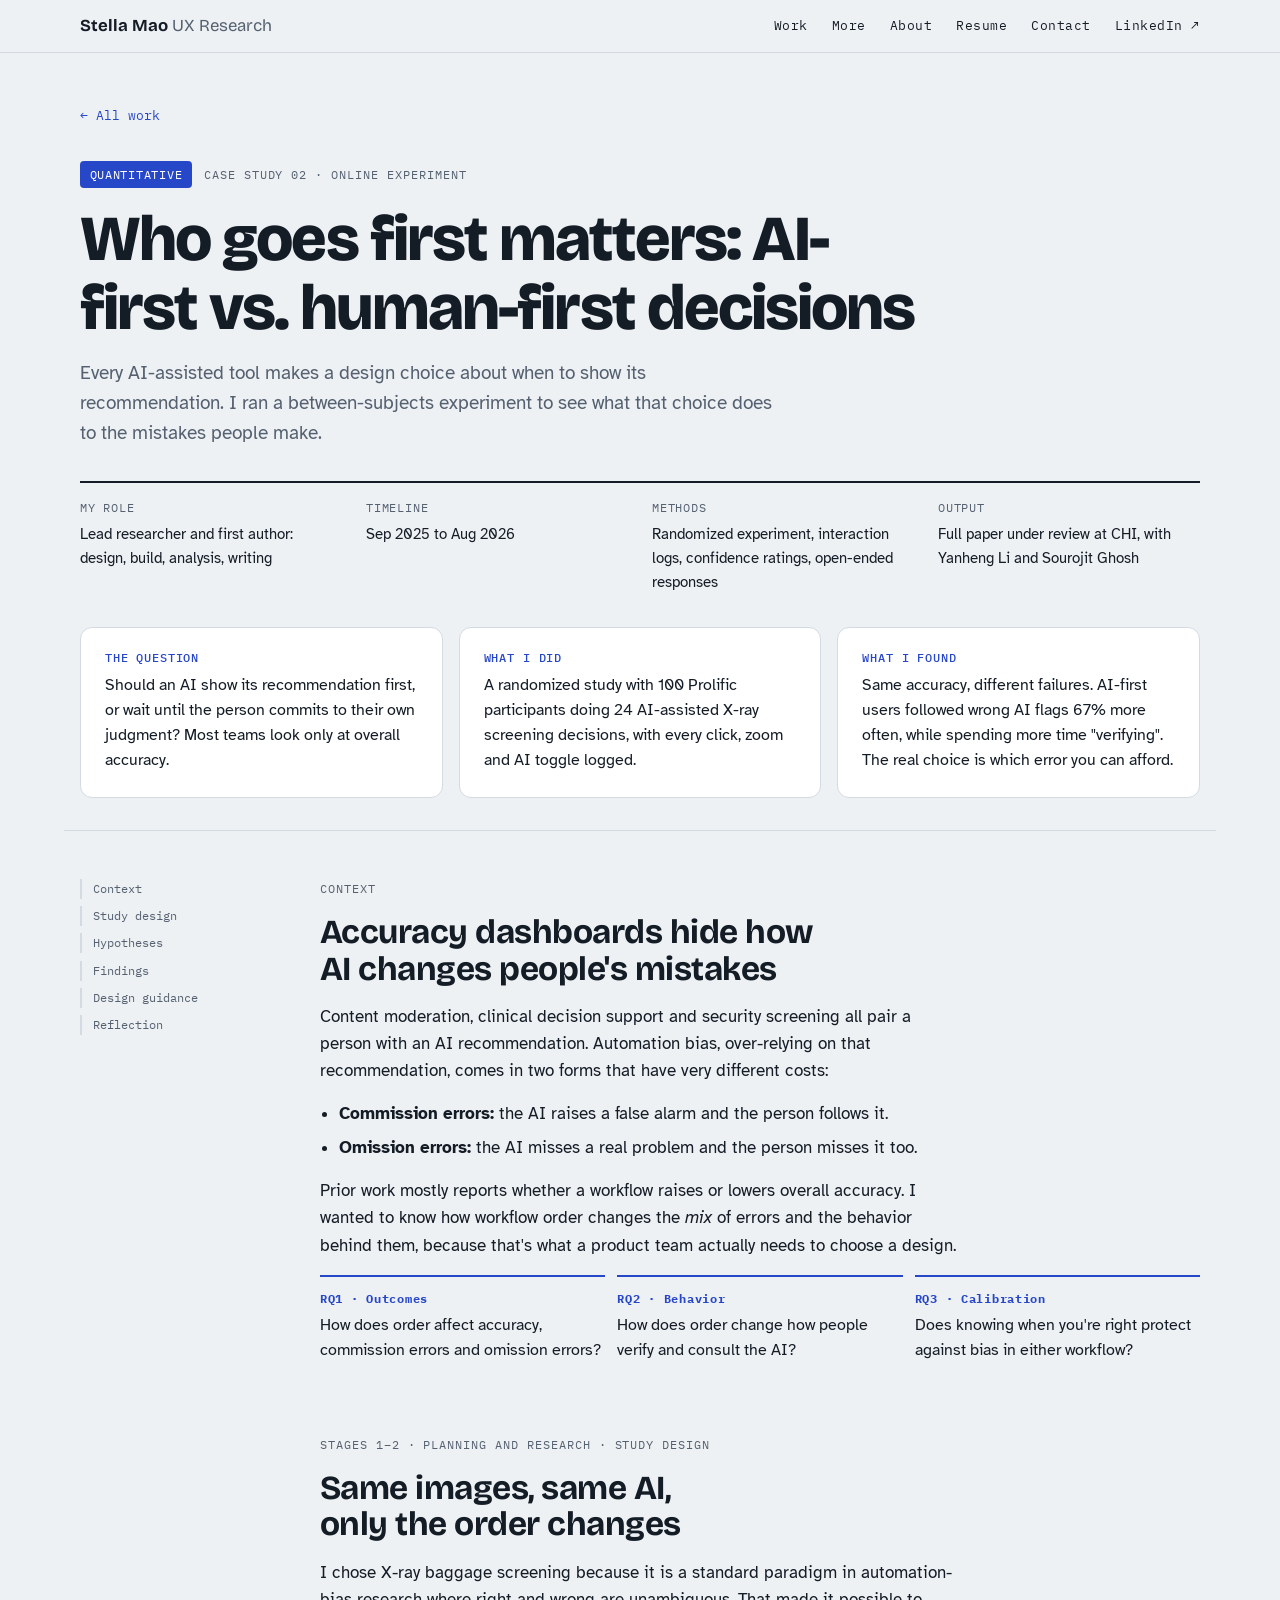
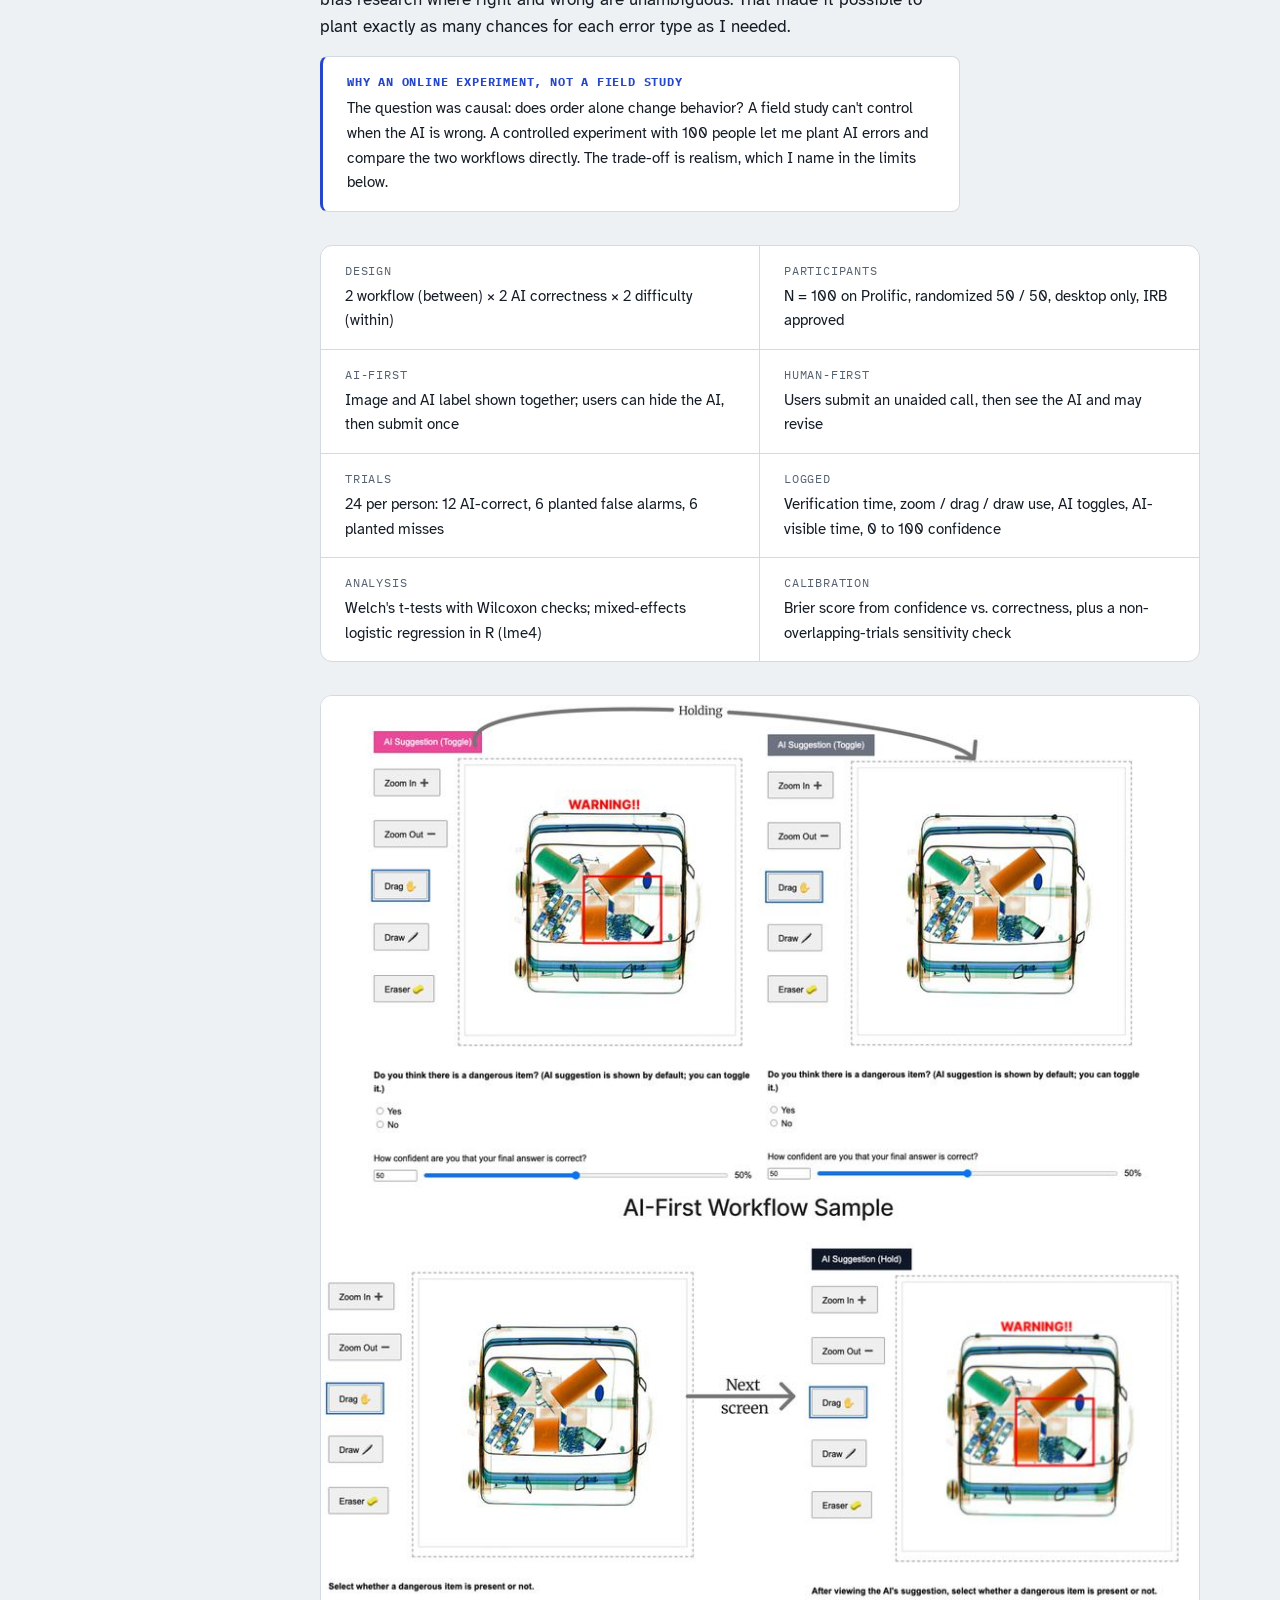
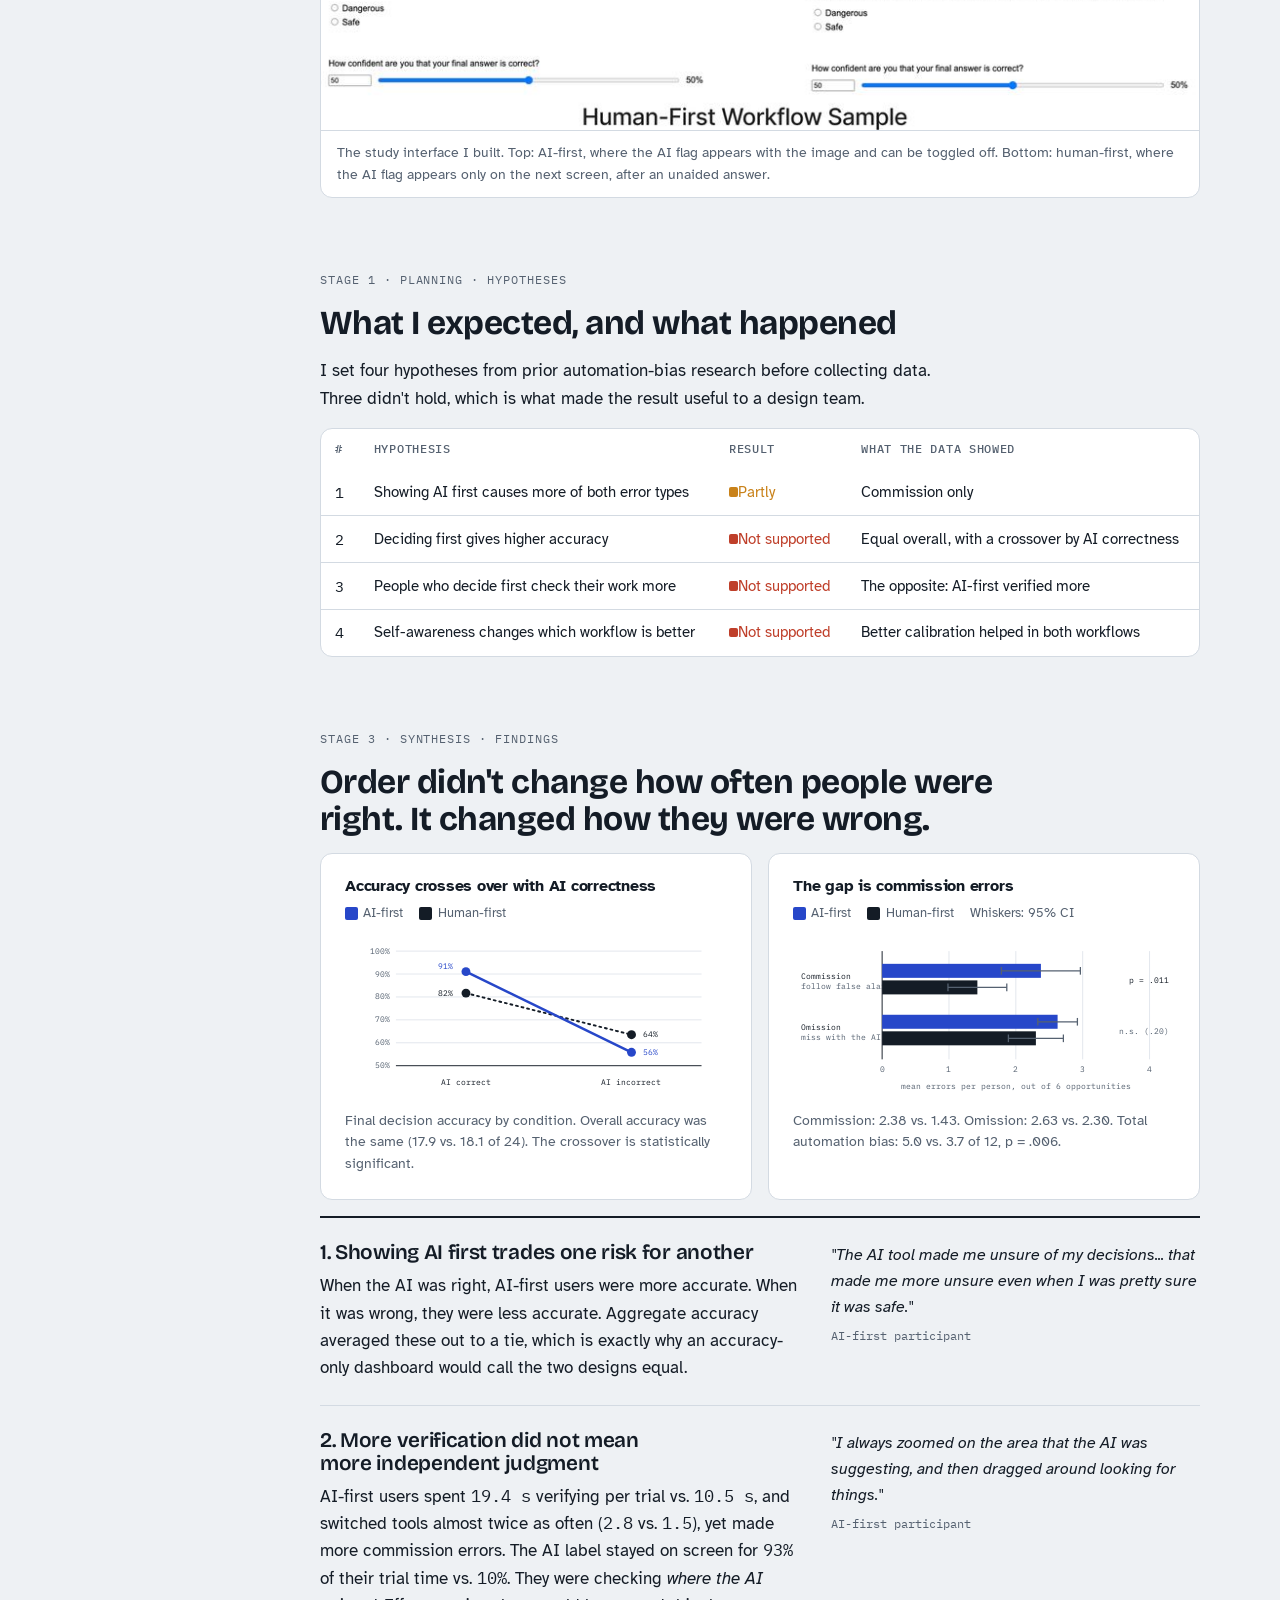
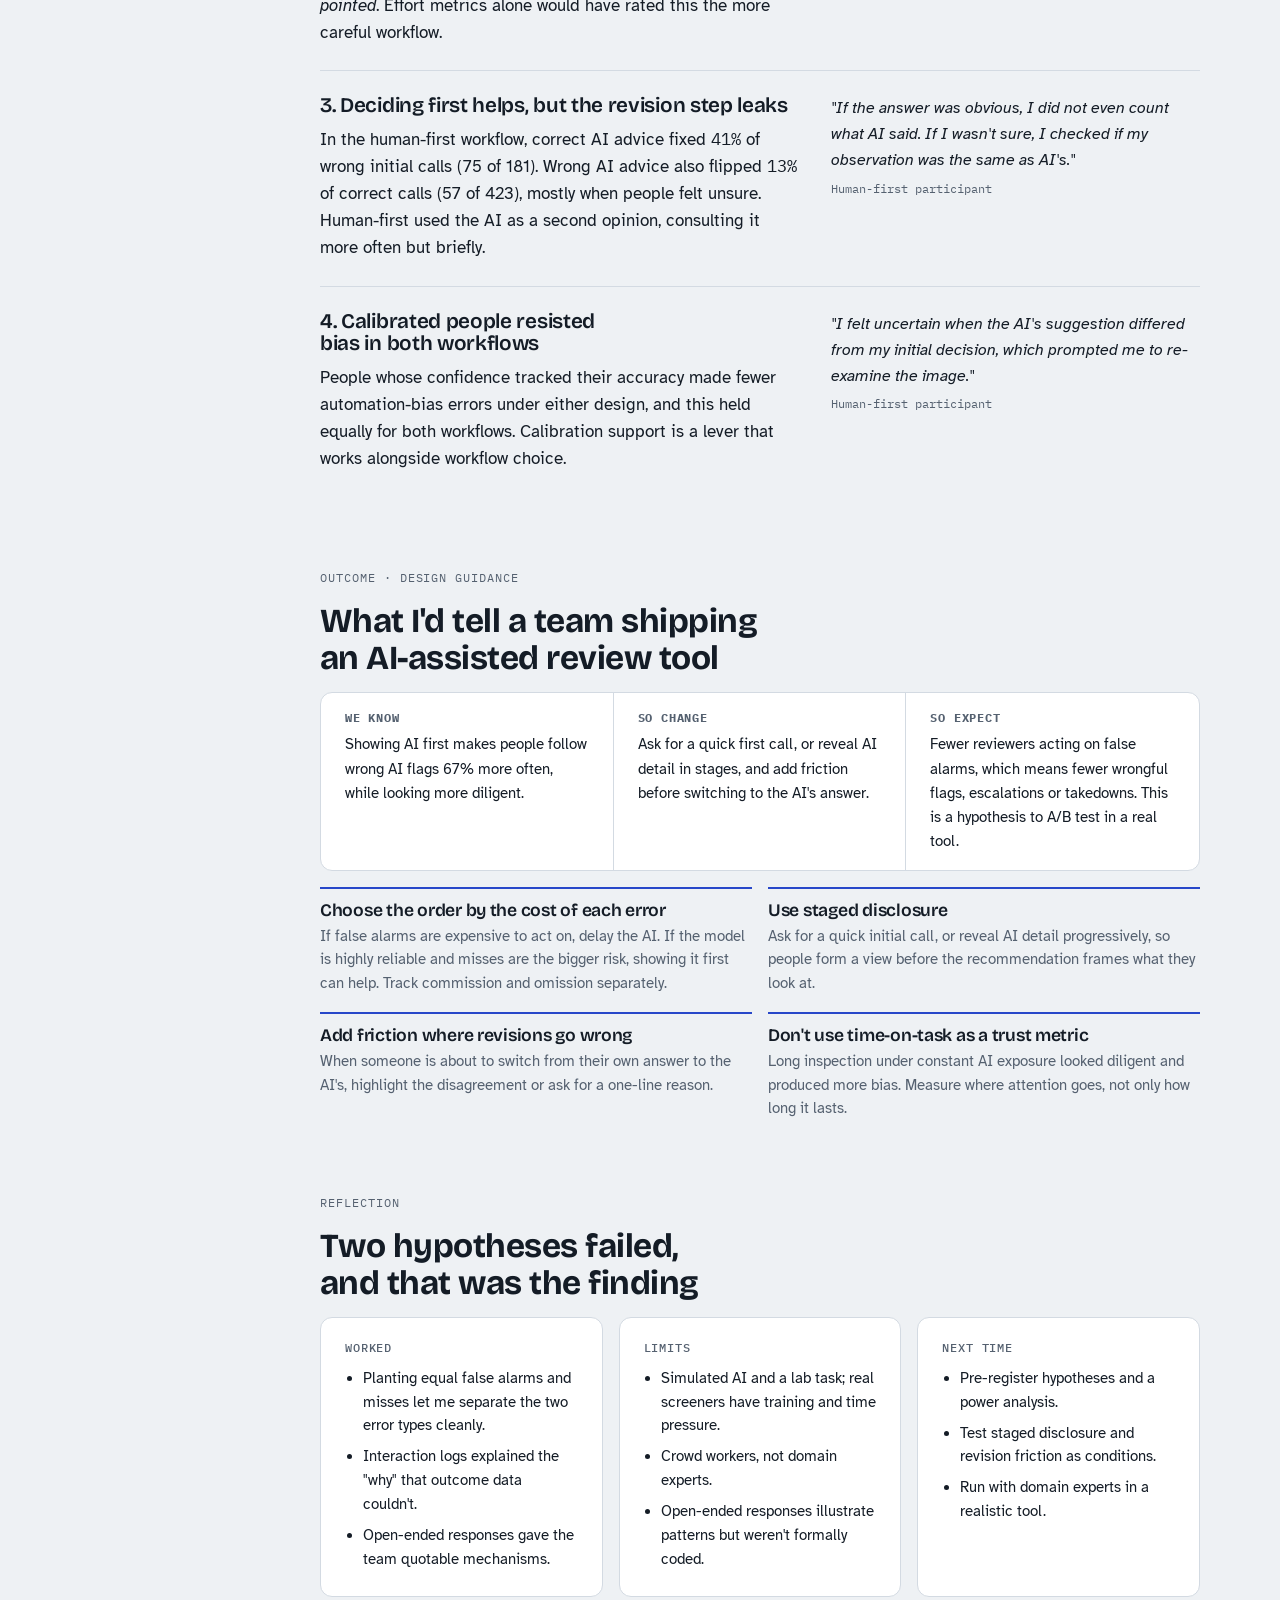
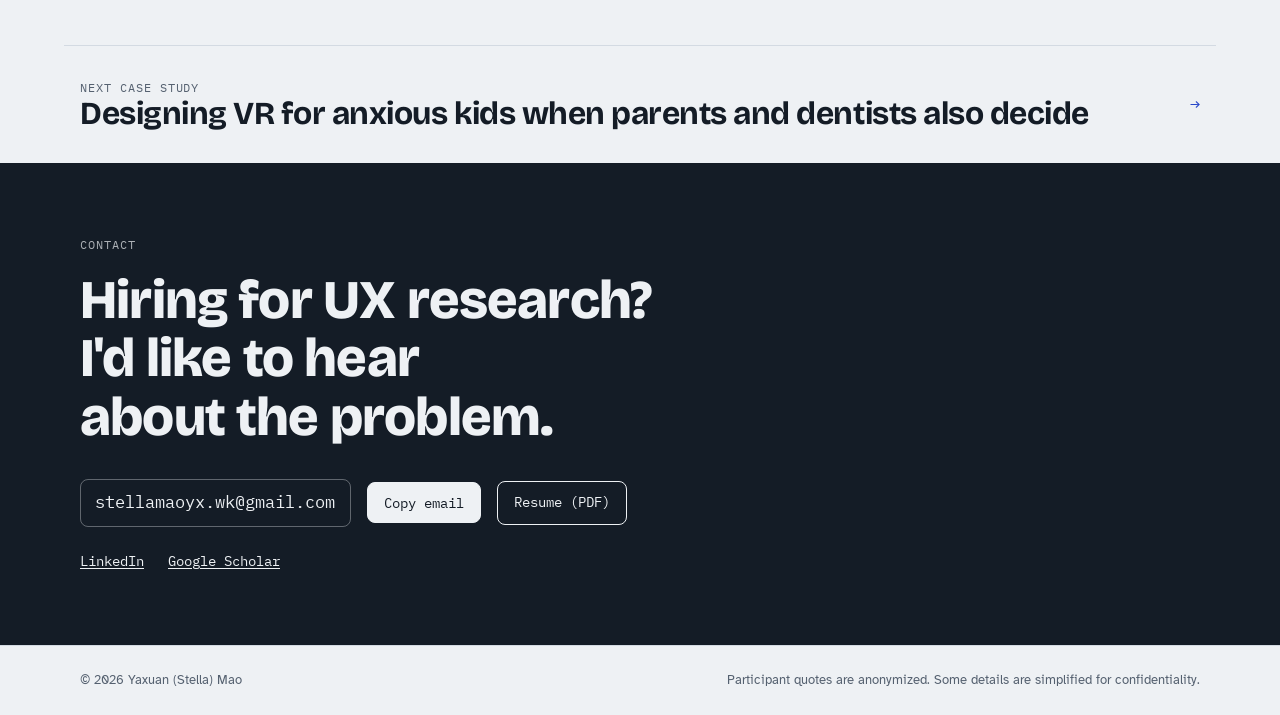
<file: automation-bias.html>
<!doctype html>
<html lang="en">
<head>
<meta charset="utf-8">
<meta name="viewport" content="width=device-width, initial-scale=1">
<title>AI-first vs. Human-first · Stella Mao</title>
<meta name="description" content="A 100-person experiment on how AI workflow order changes the errors people make.">
<meta property="og:type" content="website">
<meta property="og:title" content="AI-first vs. Human-first · Stella Mao">
<meta property="og:description" content="A 100-person experiment on how AI workflow order changes the errors people make.">
<meta property="og:url" content="https://stellamaoyx.github.io/StellaPortfolio/automation-bias.html">
<meta property="og:image" content="https://stellamaoyx.github.io/StellaPortfolio/images/og-thumbnail.png">
<meta property="og:image:width" content="1200">
<meta property="og:image:height" content="630">
<meta name="twitter:card" content="summary_large_image">
<meta name="twitter:image" content="https://stellamaoyx.github.io/StellaPortfolio/images/og-thumbnail.png">
<link rel="preconnect" href="https://fonts.googleapis.com">
<link rel="preconnect" href="https://fonts.gstatic.com" crossorigin>
<link rel="stylesheet" href="https://fonts.googleapis.com/css2?family=Bricolage+Grotesque:opsz,wght@12..96,400;12..96,600;12..96,700;12..96,800&family=Atkinson+Hyperlegible:ital,wght@0,400;0,700;1,400&family=IBM+Plex+Mono:wght@400;500&display=swap">
<link rel="stylesheet" href="css/style.css">
</head>
<body>
<header class="top">
  <div class="wrap">
    <a class="brand" href="index.html">Stella Mao <span>UX Research</span></a>
    <nav class="nav" aria-label="Primary">
      <a href="index.html#work">Work</a>
      <a href="index.html#more" class="hide-s">More</a>
      <a href="index.html#about">About</a>
      <a href="StellaMao_Resume.pdf" target="_blank" rel="noopener">Resume</a>
      <a href="#contact">Contact</a>
      <a href="https://www.linkedin.com/in/yaxuan-stella-mao/" target="_blank" rel="noopener" class="hide-s">LinkedIn ↗</a>
    </nav>
  </div>
</header>

<main>
<article data-view="automation-bias">
  <header class="cs-hero wrap">
    <a class="back" href="index.html#work">← All work</a>
    <div class="kicker"><span class="tag">Quantitative</span><span class="label">Case study 02 · Online experiment</span></div>
    <h1>Who goes first matters: AI-first vs. human-first decisions</h1>
    <p class="sub">Every AI-assisted tool makes a design choice about when to show its recommendation. I ran a between-subjects experiment to see what that choice does to the mistakes people make.</p>
    <dl class="meta">
      <div><dt>My role</dt><dd>Lead researcher and first author: design, build, analysis, writing</dd></div>
      <div><dt>Timeline</dt><dd>Sep 2025 to Aug 2026</dd></div>
      <div><dt>Methods</dt><dd>Randomized experiment, interaction logs, confidence ratings, open-ended responses</dd></div>
      <div><dt>Output</dt><dd>Full paper under review at CHI, with Yanheng Li and Sourojit Ghosh</dd></div>
    </dl>
    <div class="tldr">
      <div><h3>The question</h3><p>Should an AI show its recommendation first, or wait until the person commits to their own judgment? Most teams look only at overall accuracy.</p></div>
      <div><h3>What I did</h3><p>A randomized study with 100 Prolific participants doing 24 AI-assisted X-ray screening decisions, with every click, zoom and AI toggle logged.</p></div>
      <div><h3>What I found</h3><p>Same accuracy, different failures. AI-first users followed wrong AI flags 67% more often, while spending more time "verifying". The real choice is which error you can afford.</p></div>
    </div>
  </header>

  <div class="wrap cs-body">
    <nav class="toc" aria-label="Sections">
      <a href="#ab-context">Context</a><a href="#ab-design">Study design</a><a href="#ab-hyp">Hypotheses</a><a href="#ab-findings">Findings</a><a href="#ab-recs">Design guidance</a><a href="#ab-reflect">Reflection</a>
    </nav>
    <div class="cs-main">
      <section class="block" id="ab-context">
        <p class="label">Context</p>
        <h2>Accuracy dashboards hide how AI changes people's mistakes</h2>
        <div class="prose">
          <p>Content moderation, clinical decision support and security screening all pair a person with an AI recommendation. Automation bias, over-relying on that recommendation, comes in two forms that have very different costs:</p>
          <ul>
            <li><strong>Commission errors:</strong> the AI raises a false alarm and the person follows it.</li>
            <li><strong>Omission errors:</strong> the AI misses a real problem and the person misses it too.</li>
          </ul>
          <p>Prior work mostly reports whether a workflow raises or lowers overall accuracy. I wanted to know how workflow order changes the <em>mix</em> of errors and the behavior behind them, because that's what a product team actually needs to choose a design.</p>
        </div>
        <div class="rqs">
          <div class="rq"><b>RQ1 · Outcomes</b>How does order affect accuracy, commission errors and omission errors?</div>
          <div class="rq"><b>RQ2 · Behavior</b>How does order change how people verify and consult the AI?</div>
          <div class="rq"><b>RQ3 · Calibration</b>Does knowing when you're right protect against bias in either workflow?</div>
        </div>
      </section>

      <section class="block" id="ab-design">
        <p class="label">Stages 1–2 · Planning and research · Study design</p>
        <h2>Same images, same AI, only the order changes</h2>
        <div class="prose"><p>I chose X-ray baggage screening because it is a standard paradigm in automation-bias research where right and wrong are unambiguous. That made it possible to plant exactly as many chances for each error type as I needed.</p></div>
        <div class="why"><b>Why an online experiment, not a field study</b>The question was causal: does order alone change behavior? A field study can't control when the AI is wrong. A controlled experiment with 100 people let me plant AI errors and compare the two workflows directly. The trade-off is realism, which I name in the limits below.</div>
        <dl class="spec">
          <div><dt>Design</dt><dd>2 workflow (between) × 2 AI correctness × 2 difficulty (within)</dd></div>
          <div><dt>Participants</dt><dd>N = 100 on Prolific, randomized 50 / 50, desktop only, IRB approved</dd></div>
          <div><dt>AI-first</dt><dd>Image and AI label shown together; users can hide the AI, then submit once</dd></div>
          <div><dt>Human-first</dt><dd>Users submit an unaided call, then see the AI and may revise</dd></div>
          <div><dt>Trials</dt><dd>24 per person: 12 AI-correct, 6 planted false alarms, 6 planted misses</dd></div>
          <div><dt>Logged</dt><dd>Verification time, zoom / drag / draw use, AI toggles, AI-visible time, 0 to 100 confidence</dd></div>
          <div><dt>Analysis</dt><dd>Welch's t-tests with Wilcoxon checks; mixed-effects logistic regression in R (lme4)</dd></div>
          <div><dt>Calibration</dt><dd>Brier score from confidence vs. correctness, plus a non-overlapping-trials sensitivity check</dd></div>
        </dl>
        <figure class="photo white"><img src="images/ab_fig1.jpg" alt="The two study interfaces. Top: AI-first, where the AI warning box shows with the image and can be toggled. Bottom: human-first, where the user answers first and sees the AI warning on the next screen."><figcaption>The study interface I built. Top: AI-first, where the AI flag appears with the image and can be toggled off. Bottom: human-first, where the AI flag appears only on the next screen, after an unaided answer.</figcaption></figure>
      </section>

      <section class="block" id="ab-hyp">
        <p class="label">Stage 1 · Planning · Hypotheses</p>
        <h2>What I expected, and what happened</h2>
        <div class="prose"><p>I set four hypotheses from prior automation-bias research before collecting data. Three didn't hold, which is what made the result useful to a design team.</p></div>
        <div class="table-scroll">
          <table class="recs">
            <thead><tr><th>#</th><th>Hypothesis</th><th>Result</th><th>What the data showed</th></tr></thead>
            <tbody>
              <tr><td class="mono">1</td><td>Showing AI first causes more of both error types</td><td><span class="sev mid"><i></i>Partly</span></td><td>Commission only</td></tr>
              <tr><td class="mono">2</td><td>Deciding first gives higher accuracy</td><td><span class="sev high"><i></i>Not supported</span></td><td>Equal overall, with a crossover by AI correctness</td></tr>
              <tr><td class="mono">3</td><td>People who decide first check their work more</td><td><span class="sev high"><i></i>Not supported</span></td><td>The opposite: AI-first verified more</td></tr>
              <tr><td class="mono">4</td><td>Self-awareness changes which workflow is better</td><td><span class="sev high"><i></i>Not supported</span></td><td>Better calibration helped in both workflows</td></tr>
            </tbody>
          </table>
        </div>
      </section>

      <section class="block" id="ab-findings">
        <p class="label">Stage 3 · Synthesis · Findings</p>
        <h2>Order didn't change how often people were right. It changed how they were wrong.</h2>

        <div class="charts">
          <figure class="chart" style="margin:0">
            <h4>Accuracy crosses over with AI correctness</h4>
            <div class="legend"><span><i style="background:var(--accent)"></i>AI-first</span><span><i style="background:var(--ink)"></i>Human-first</span></div>
            <svg viewBox="0 0 600 260" role="img" aria-label="Line chart. When the AI is correct, AI-first accuracy is 91 percent and human-first is 82 percent. When the AI is wrong, AI-first drops to 56 percent and human-first to 64 percent.">
              <g class="svg-line" stroke-width="1">
                <line x1="80" y1="30" x2="560" y2="30"/><line x1="80" y1="66" x2="560" y2="66"/><line x1="80" y1="102" x2="560" y2="102"/><line x1="80" y1="138" x2="560" y2="138"/><line x1="80" y1="174" x2="560" y2="174"/>
              </g>
              <line x1="80" y1="210" x2="560" y2="210" style="stroke:var(--ink)" stroke-width="1.5"/>
              <g class="svg-text" text-anchor="end"><text x="70" y="34">100%</text><text x="70" y="70">90%</text><text x="70" y="106">80%</text><text x="70" y="142">70%</text><text x="70" y="178">60%</text><text x="70" y="214">50%</text></g>
              <g class="svg-text-ink" text-anchor="middle"><text x="190" y="240">AI correct</text><text x="450" y="240">AI incorrect</text></g>
              <line x1="190" y1="96" x2="450" y2="161.3" style="stroke:var(--ink)" stroke-width="3" stroke-dasharray="3 6" stroke-linecap="round"/>
              <line x1="190" y1="62.3" x2="450" y2="189" style="stroke:var(--accent)" stroke-width="4" stroke-linecap="round"/>
              <circle cx="190" cy="62.3" r="7" style="fill:var(--accent)"/><circle cx="450" cy="189" r="7" style="fill:var(--accent)"/>
              <circle cx="190" cy="96" r="7" class="svg-ink"/><circle cx="450" cy="161.3" r="7" class="svg-ink"/>
              <text x="170" y="58" text-anchor="end" class="svg-text-ink" style="fill:var(--accent)">91%</text>
              <text x="170" y="100" text-anchor="end" class="svg-text-ink">82%</text>
              <text x="468" y="165" class="svg-text-ink">64%</text>
              <text x="468" y="193" class="svg-text-ink" style="fill:var(--accent)">56%</text>
            </svg>
            <figcaption>Final decision accuracy by condition. Overall accuracy was the same (17.9 vs. 18.1 of 24). The crossover is statistically significant.</figcaption>
          </figure>

          <figure class="chart" style="margin:0">
            <h4>The gap is commission errors</h4>
            <div class="legend"><span><i style="background:var(--accent)"></i>AI-first</span><span><i style="background:var(--ink)"></i>Human-first</span><span>Whiskers: 95% CI</span></div>
            <svg viewBox="0 0 600 260" role="img" aria-label="Bar chart of mean errors out of 6 opportunities. Commission: AI-first 2.38, human-first 1.43, p equals .011. Omission: AI-first 2.63, human-first 2.30, not significant.">
              <g class="svg-line" stroke-width="1"><line x1="245" y1="30" x2="245" y2="200"/><line x1="350" y1="30" x2="350" y2="200"/><line x1="455" y1="30" x2="455" y2="200"/><line x1="560" y1="30" x2="560" y2="200"/></g>
              <line x1="140" y1="30" x2="140" y2="200" style="stroke:var(--ink)" stroke-width="1.5"/>
              <text x="12" y="74" class="svg-text-ink">Commission</text><text x="12" y="90" class="svg-text">follow false alarm</text>
              <text x="12" y="154" class="svg-text-ink">Omission</text><text x="12" y="170" class="svg-text">miss with the AI</text>
              <rect x="140" y="50" width="249.4" height="22" style="fill:var(--accent)"/>
              <rect x="140" y="76" width="149.6" height="22" class="svg-ink"/>
              <rect x="140" y="130" width="275.6" height="22" style="fill:var(--accent)"/>
              <rect x="140" y="156" width="241.5" height="22" class="svg-ink"/>
              <g style="stroke:var(--muted)" stroke-width="2">
                <line x1="327.3" y1="61" x2="451.4" y2="61"/><line x1="327.3" y1="55" x2="327.3" y2="67"/><line x1="451.4" y1="55" x2="451.4" y2="67"/>
                <line x1="243.4" y1="87" x2="335.8" y2="87"/><line x1="243.4" y1="81" x2="243.4" y2="93"/><line x1="335.8" y1="81" x2="335.8" y2="93"/>
                <line x1="384.5" y1="141" x2="446.7" y2="141"/><line x1="384.5" y1="135" x2="384.5" y2="147"/><line x1="446.7" y1="135" x2="446.7" y2="147"/>
                <line x1="338.3" y1="167" x2="424.7" y2="167"/><line x1="338.3" y1="161" x2="338.3" y2="173"/><line x1="424.7" y1="161" x2="424.7" y2="173"/>
              </g>
              <text x="590" y="80" text-anchor="end" class="svg-text-ink">p = .011</text>
              <text x="590" y="160" text-anchor="end" class="svg-text">n.s. (.20)</text>
              <g class="svg-text" text-anchor="middle"><text x="140" y="220">0</text><text x="245" y="220">1</text><text x="350" y="220">2</text><text x="455" y="220">3</text><text x="560" y="220">4</text></g>
              <text x="350" y="246" text-anchor="middle" class="svg-text">mean errors per person, out of 6 opportunities</text>
            </svg>
            <figcaption>Commission: 2.38 vs. 1.43. Omission: 2.63 vs. 2.30. Total automation bias: 5.0 vs. 3.7 of 12, p = .006.</figcaption>
          </figure>
        </div>

        <div>
          <div class="finding">
            <div>
              <h3>1. Showing AI first trades one risk for another</h3>
              <p>When the AI was right, AI-first users were more accurate. When it was wrong, they were less accurate. Aggregate accuracy averaged these out to a tie, which is exactly why an accuracy-only dashboard would call the two designs equal.</p>
            </div>
            <div><blockquote>"The AI tool made me unsure of my decisions... that made me more unsure even when I was pretty sure it was safe."<cite>AI-first participant</cite></blockquote></div>
          </div>
          <div class="finding">
            <div>
              <h3>2. More verification did not mean more independent judgment</h3>
              <p>AI-first users spent <span class="mono tab">19.4 s</span> verifying per trial vs. <span class="mono tab">10.5 s</span>, and switched tools almost twice as often (<span class="mono tab">2.8</span> vs. <span class="mono tab">1.5</span>), yet made more commission errors. The AI label stayed on screen for <span class="mono tab">93%</span> of their trial time vs. <span class="mono tab">10%</span>. They were checking <em>where the AI pointed</em>. Effort metrics alone would have rated this the more careful workflow.</p>
            </div>
            <div><blockquote>"I always zoomed on the area that the AI was suggesting, and then dragged around looking for things."<cite>AI-first participant</cite></blockquote></div>
          </div>
          <div class="finding">
            <div>
              <h3>3. Deciding first helps, but the revision step leaks</h3>
              <p>In the human-first workflow, correct AI advice fixed <span class="mono tab">41%</span> of wrong initial calls (75 of 181). Wrong AI advice also flipped <span class="mono tab">13%</span> of correct calls (57 of 423), mostly when people felt unsure. Human-first used the AI as a second opinion, consulting it more often but briefly.</p>
            </div>
            <div><blockquote>"If the answer was obvious, I did not even count what AI said. If I wasn't sure, I checked if my observation was the same as AI's."<cite>Human-first participant</cite></blockquote></div>
          </div>
          <div class="finding">
            <div>
              <h3>4. Calibrated people resisted bias in both workflows</h3>
              <p>People whose confidence tracked their accuracy made fewer automation-bias errors under either design, and this held equally for both workflows. Calibration support is a lever that works alongside workflow choice.</p>
            </div>
            <div><blockquote>"I felt uncertain when the AI's suggestion differed from my initial decision, which prompted me to re-examine the image."<cite>Human-first participant</cite></blockquote></div>
          </div>
        </div>
      </section>

      <section class="block" id="ab-recs">
        <p class="label">Outcome · Design guidance</p>
        <h2>What I'd tell a team shipping an AI-assisted review tool</h2>
        <div class="chain">
          <div><b>We know</b><p>Showing AI first makes people follow wrong AI flags 67% more often, while looking more diligent.</p></div>
          <div><b>So change</b><p>Ask for a quick first call, or reveal AI detail in stages, and add friction before switching to the AI's answer.</p></div>
          <div><b>So expect</b><p>Fewer reviewers acting on false alarms, which means fewer wrongful flags, escalations or takedowns. This is a hypothesis to A/B test in a real tool.</p></div>
        </div>
        <div class="impl">
          <div><h3>Choose the order by the cost of each error</h3><p>If false alarms are expensive to act on, delay the AI. If the model is highly reliable and misses are the bigger risk, showing it first can help. Track commission and omission separately.</p></div>
          <div><h3>Use staged disclosure</h3><p>Ask for a quick initial call, or reveal AI detail progressively, so people form a view before the recommendation frames what they look at.</p></div>
          <div><h3>Add friction where revisions go wrong</h3><p>When someone is about to switch from their own answer to the AI's, highlight the disagreement or ask for a one-line reason.</p></div>
          <div><h3>Don't use time-on-task as a trust metric</h3><p>Long inspection under constant AI exposure looked diligent and produced more bias. Measure where attention goes, not only how long it lasts.</p></div>
        </div>
      </section>

      <section class="block" id="ab-reflect">
        <p class="label">Reflection</p>
        <h2>Two hypotheses failed, and that was the finding</h2>
        <div class="reflect">
          <div><h3>Worked</h3><ul><li>Planting equal false alarms and misses let me separate the two error types cleanly.</li><li>Interaction logs explained the "why" that outcome data couldn't.</li><li>Open-ended responses gave the team quotable mechanisms.</li></ul></div>
          <div><h3>Limits</h3><ul><li>Simulated AI and a lab task; real screeners have training and time pressure.</li><li>Crowd workers, not domain experts.</li><li>Open-ended responses illustrate patterns but weren't formally coded.</li></ul></div>
          <div><h3>Next time</h3><ul><li>Pre-register hypotheses and a power analysis.</li><li>Test staged disclosure and revision friction as conditions.</li><li>Run with domain experts in a realistic tool.</li></ul></div>
        </div>
      </section>
    </div>
  </div>
  <div class="next wrap"><a href="vr-dental.html"><div><p class="label">Next case study</p><h3>Designing VR for anxious kids when parents and dentists also decide</h3></div><span class="arrow">→</span></a></div>
</article>
</main>

<section class="contact" id="contact">
  <div class="wrap">
    <p class="label" style="color:color-mix(in srgb,var(--paper) 70%,transparent)">Contact</p>
    <h2 style="margin-top:1rem">Hiring for UX research? I'd like to hear about the problem.</h2>
    <div class="row">
      <span class="email" id="email">stellamaoyx.wk@gmail.com</span>
      <button class="btn" id="copy" type="button">Copy email</button>
      <a class="btn ghost" href="StellaMao_Resume.pdf" target="_blank" rel="noopener">Resume (PDF)</a>
    </div>
    <div class="links">
      <a href="https://www.linkedin.com/in/yaxuan-stella-mao/" target="_blank" rel="noopener">LinkedIn</a>
      <a href="https://scholar.google.com/citations?user=OShCOa4AAAAJ&amp;hl" target="_blank" rel="noopener">Google Scholar</a>
    </div>
  </div>
</section>
<footer class="foot"><div class="wrap"><span>© 2026 Yaxuan (Stella) Mao</span><span>Participant quotes are anonymized. Some details are simplified for confidentiality.</span></div></footer>

<script src="js/main.js"></script>
</body>
</html>
</file>
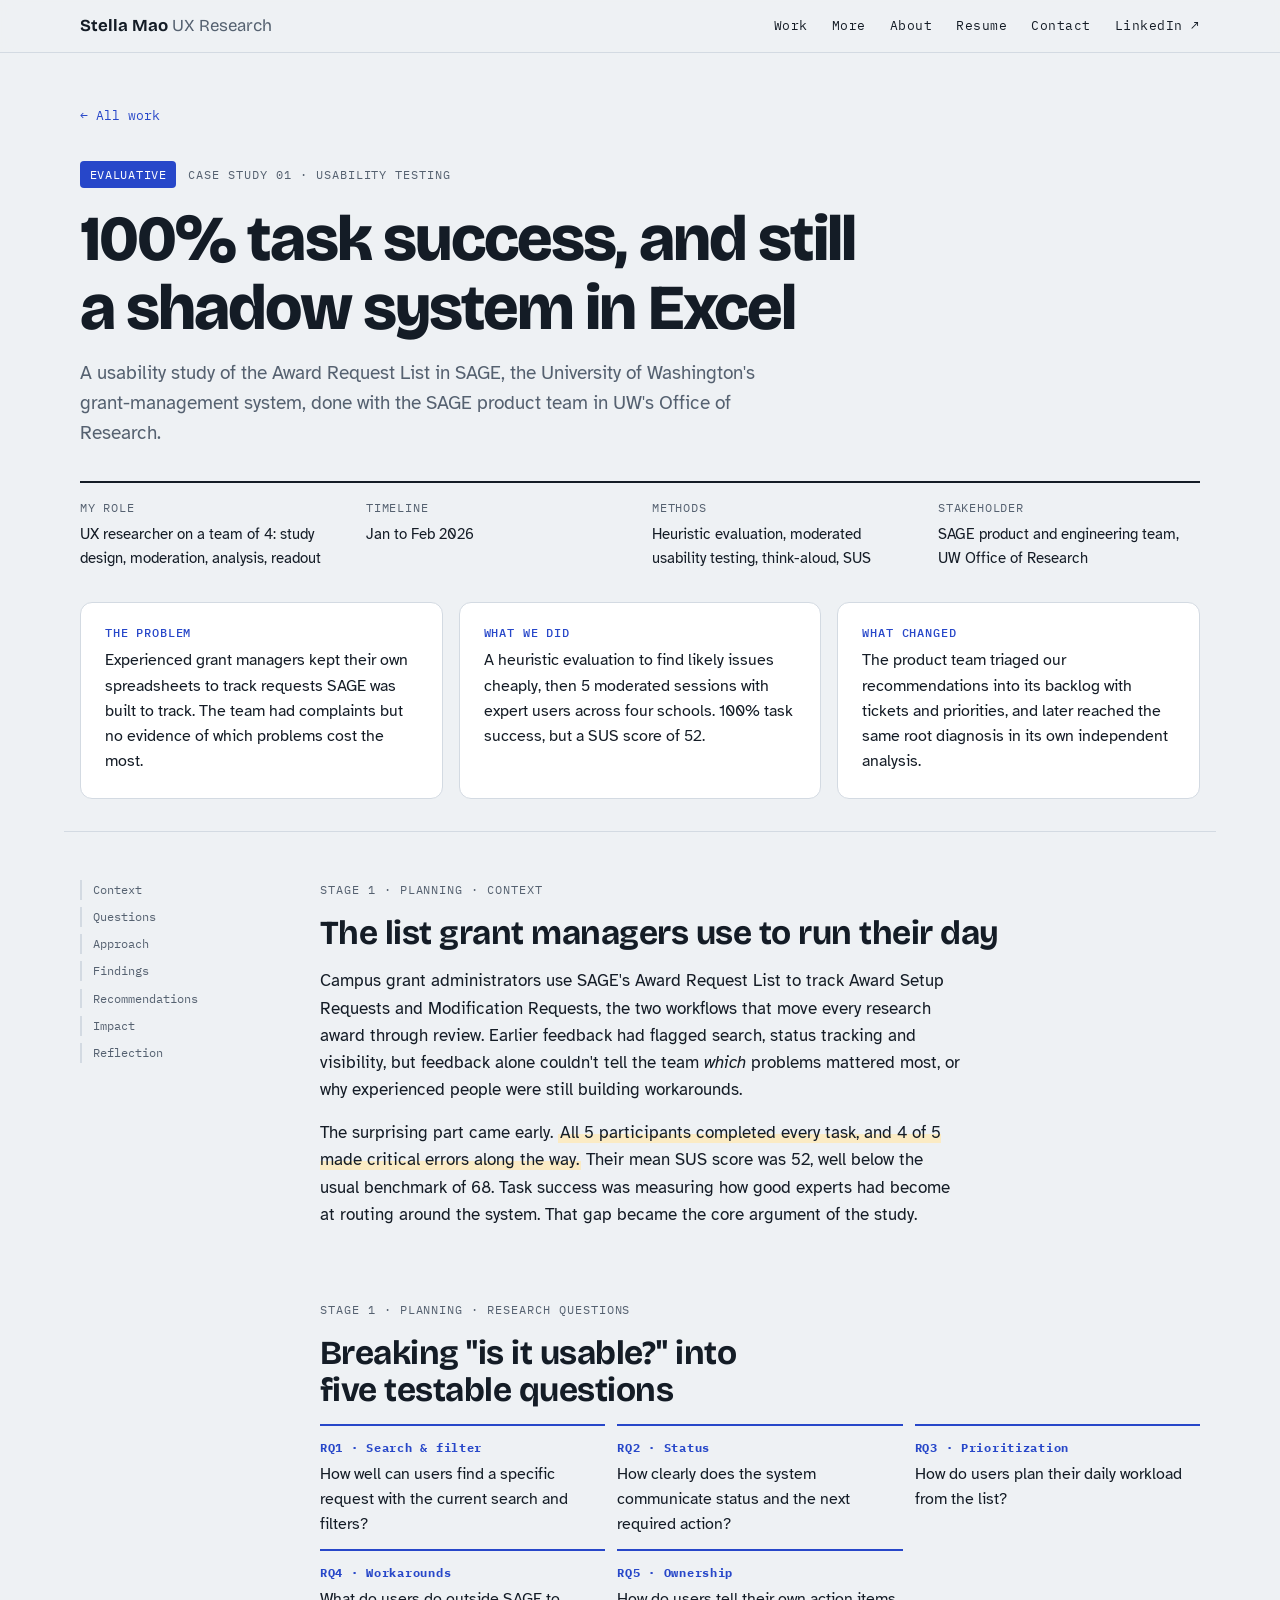
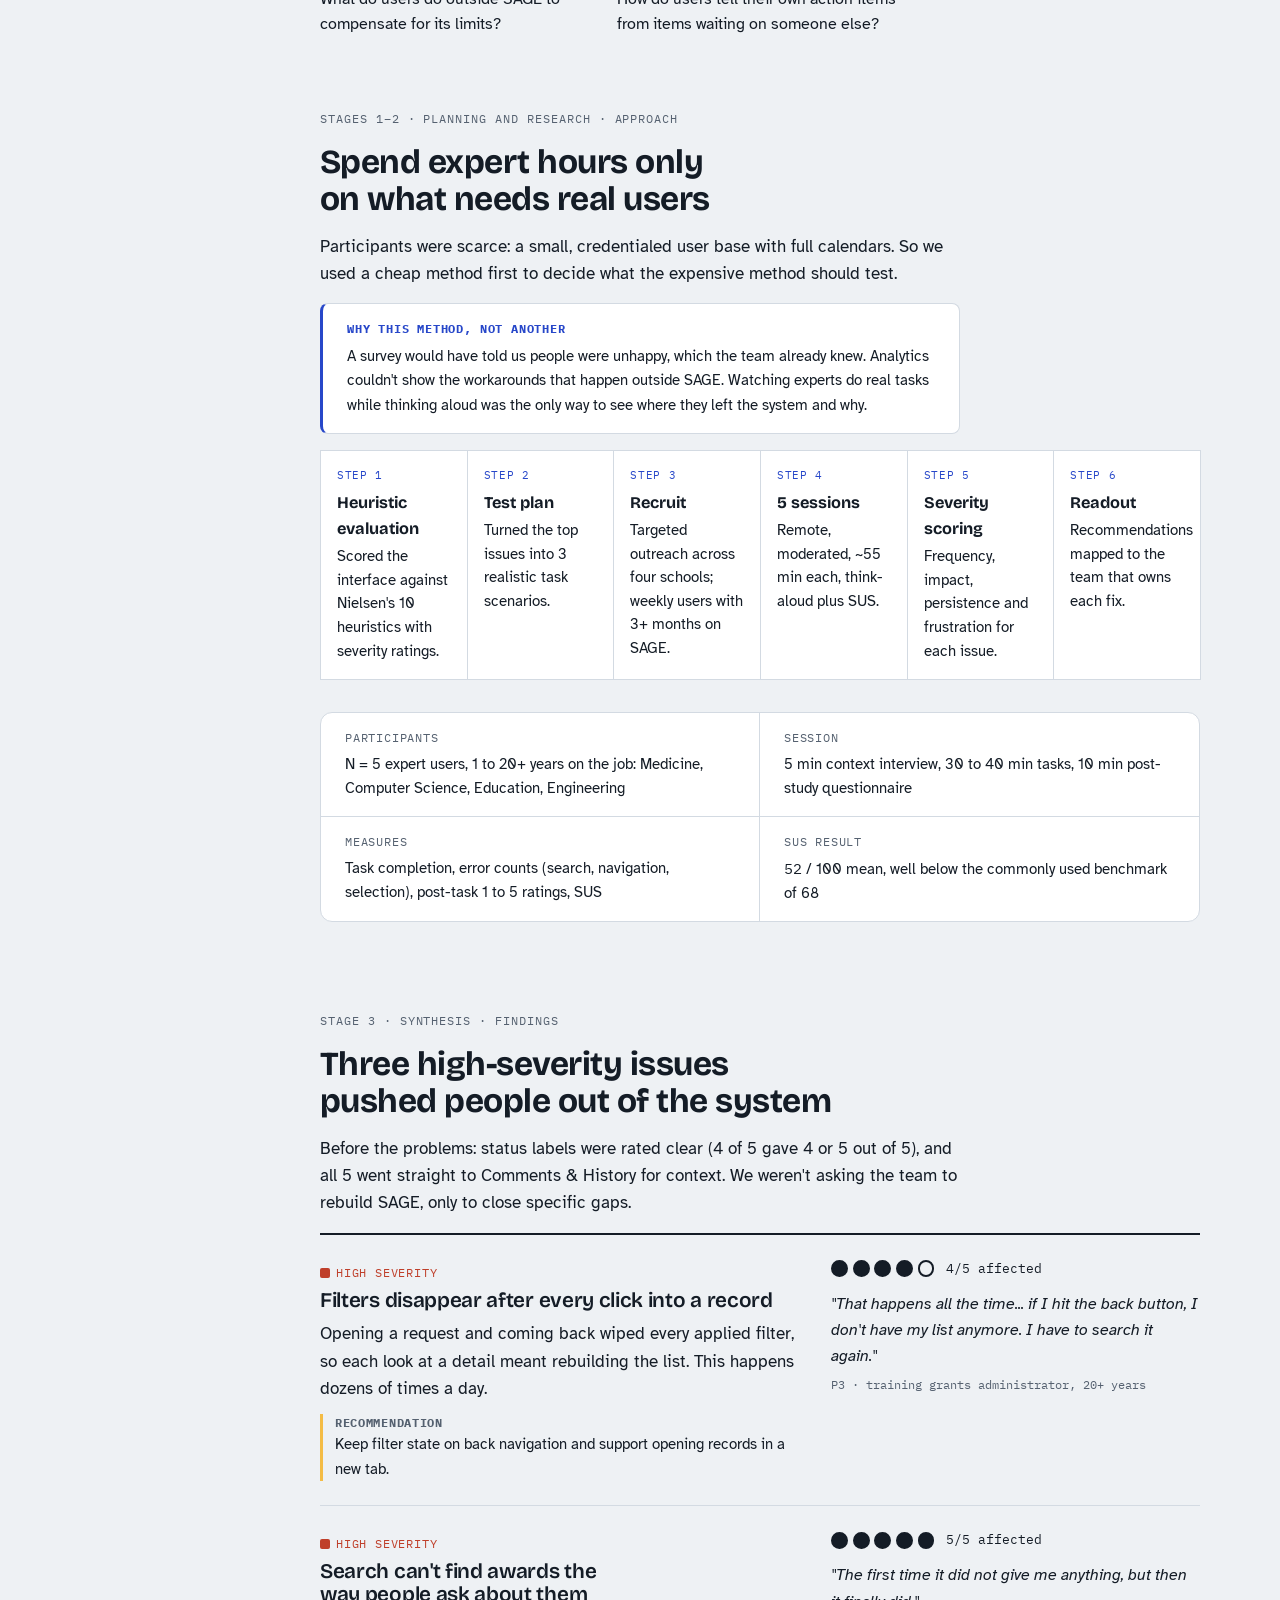
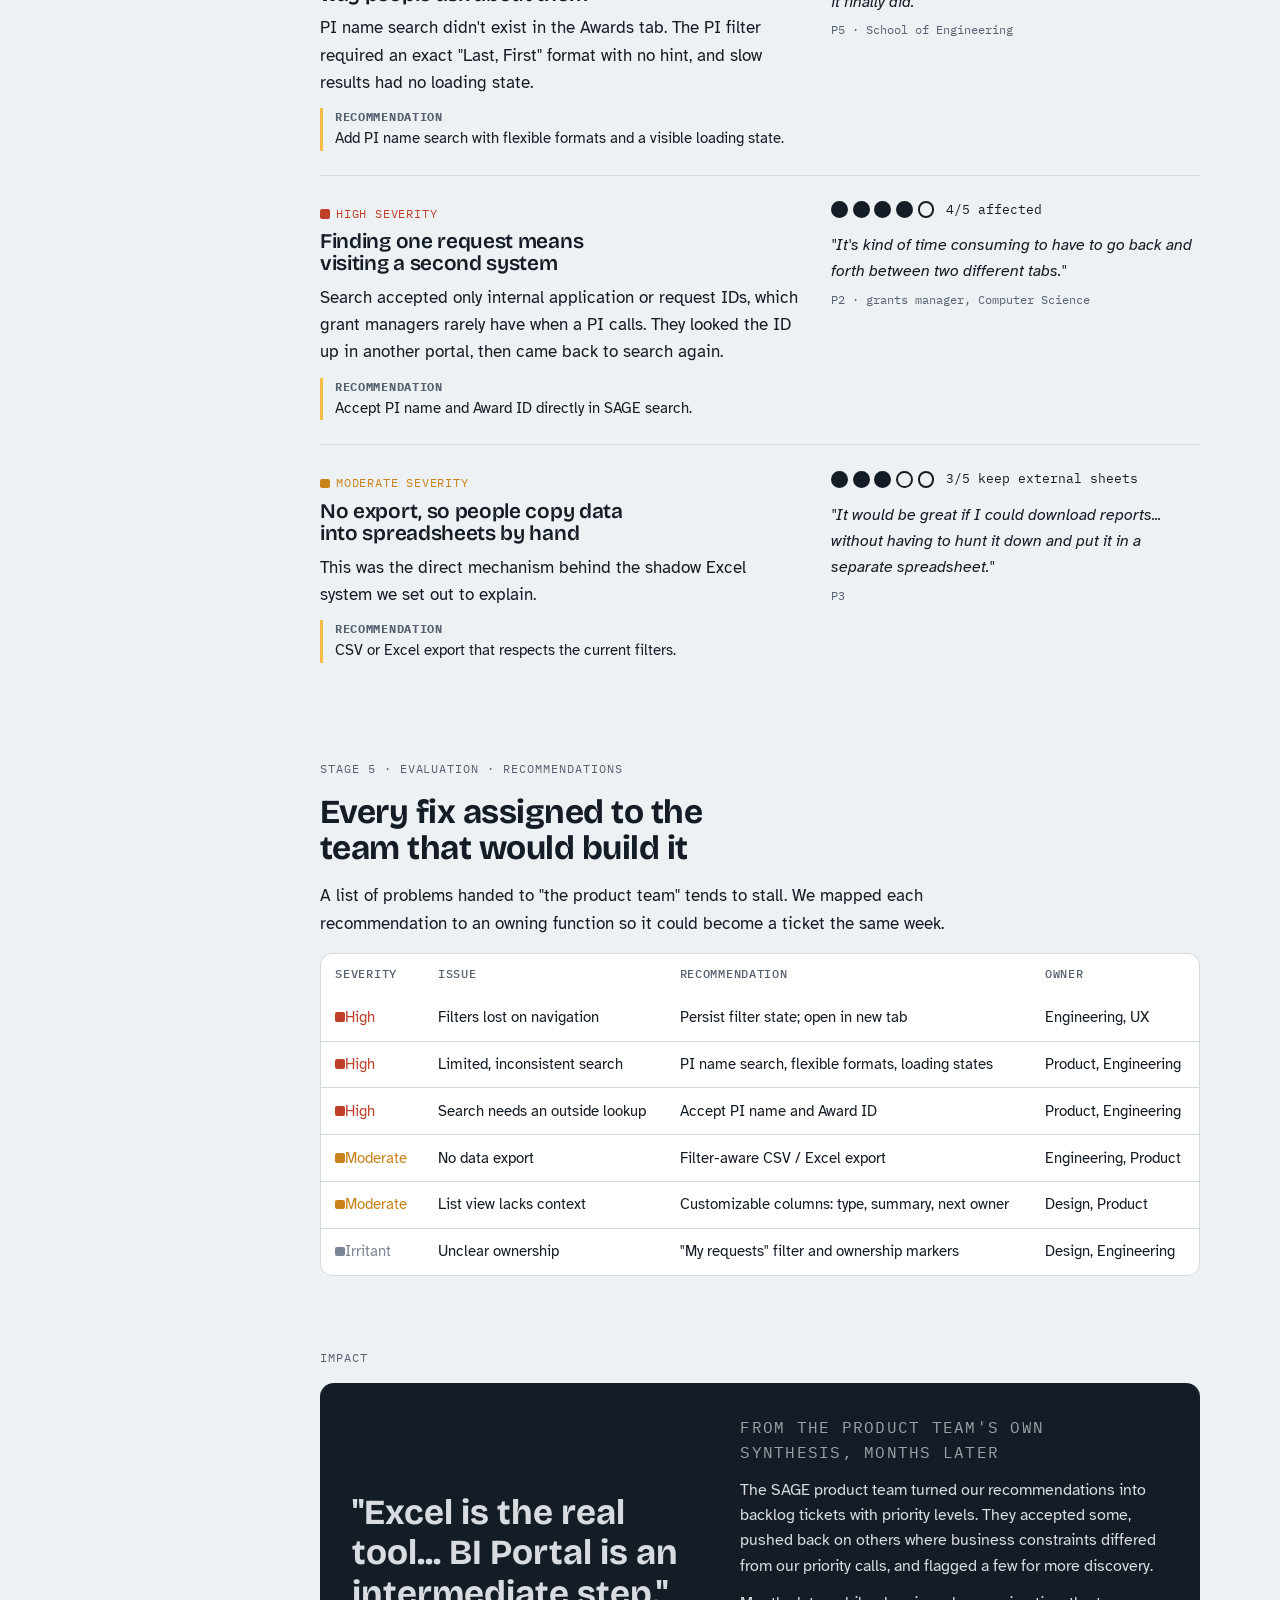
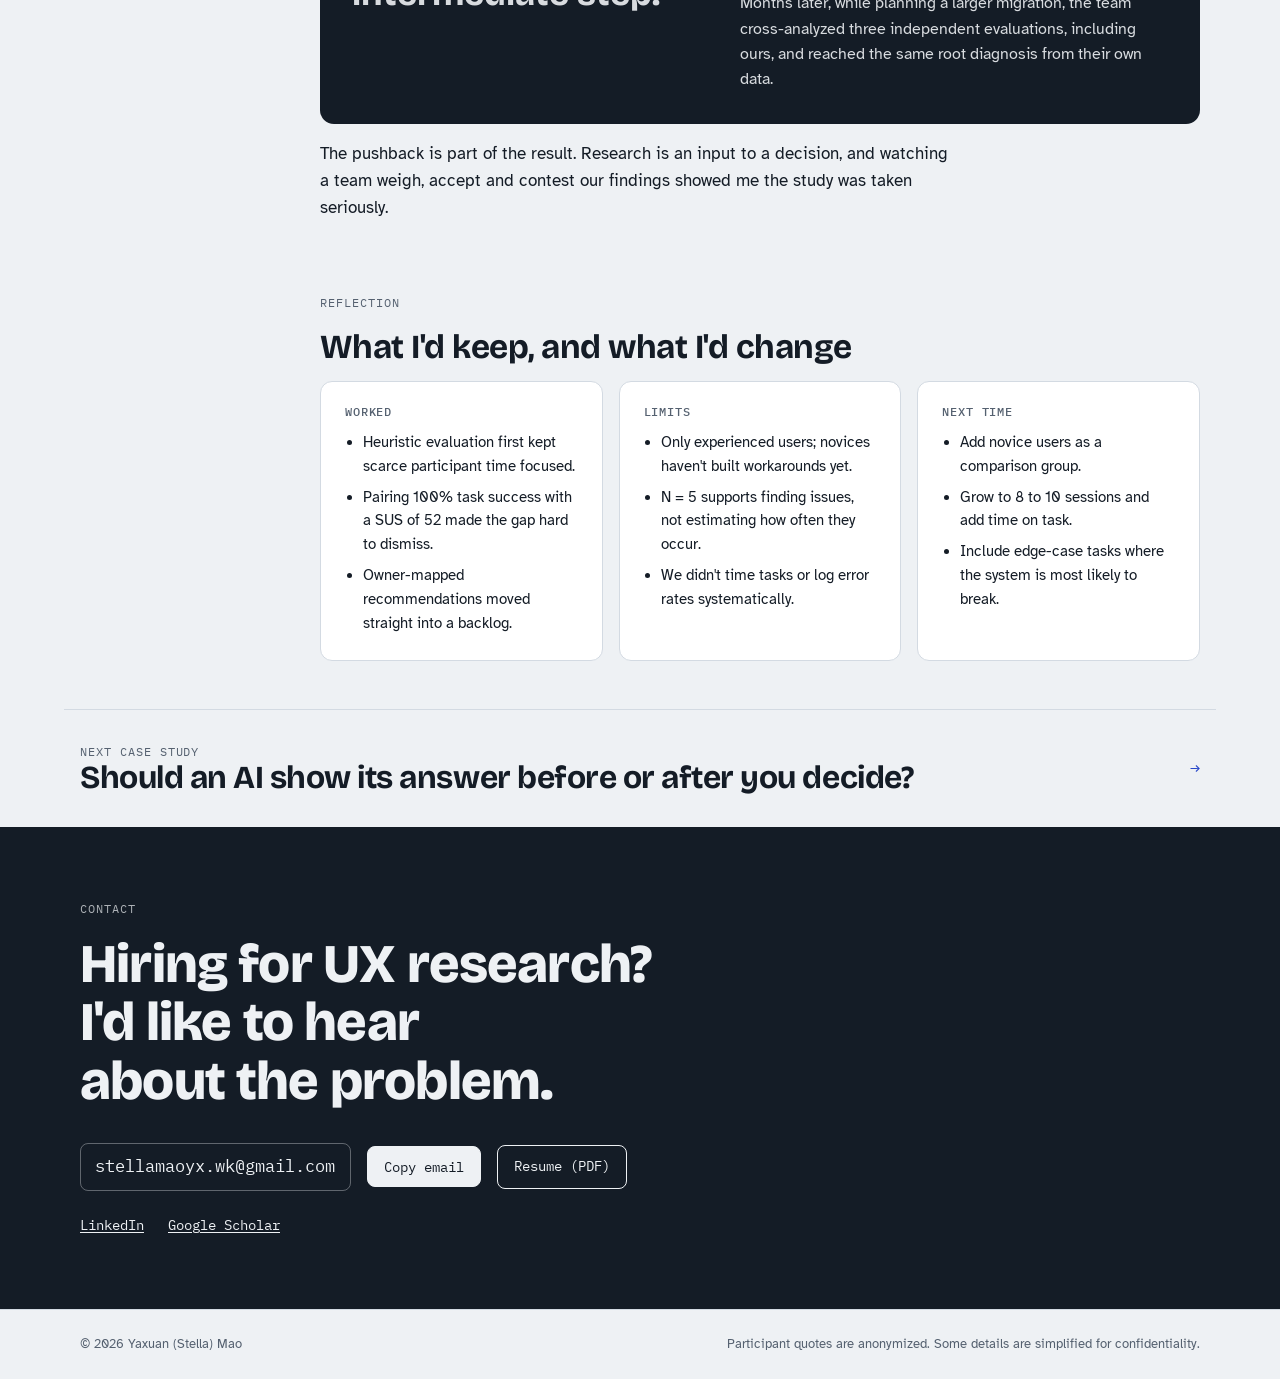
<file: sage.html>
<!doctype html>
<html lang="en">
<head>
<meta charset="utf-8">
<meta name="viewport" content="width=device-width, initial-scale=1">
<title>SAGE Usability Study · Stella Mao</title>
<meta name="description" content="Usability study of UW’s SAGE grant system: 100% task success, and still a shadow system in Excel.">
<meta property="og:type" content="website">
<meta property="og:title" content="SAGE Usability Study · Stella Mao">
<meta property="og:description" content="Usability study of UW’s SAGE grant system: 100% task success, and still a shadow system in Excel.">
<meta property="og:url" content="https://stellamaoyx.github.io/StellaPortfolio/sage.html">
<meta property="og:image" content="https://stellamaoyx.github.io/StellaPortfolio/images/og-thumbnail.png">
<meta property="og:image:width" content="1200">
<meta property="og:image:height" content="630">
<meta name="twitter:card" content="summary_large_image">
<meta name="twitter:image" content="https://stellamaoyx.github.io/StellaPortfolio/images/og-thumbnail.png">
<link rel="preconnect" href="https://fonts.googleapis.com">
<link rel="preconnect" href="https://fonts.gstatic.com" crossorigin>
<link rel="stylesheet" href="https://fonts.googleapis.com/css2?family=Bricolage+Grotesque:opsz,wght@12..96,400;12..96,600;12..96,700;12..96,800&family=Atkinson+Hyperlegible:ital,wght@0,400;0,700;1,400&family=IBM+Plex+Mono:wght@400;500&display=swap">
<link rel="stylesheet" href="css/style.css">
</head>
<body>
<header class="top">
  <div class="wrap">
    <a class="brand" href="index.html">Stella Mao <span>UX Research</span></a>
    <nav class="nav" aria-label="Primary">
      <a href="index.html#work">Work</a>
      <a href="index.html#more" class="hide-s">More</a>
      <a href="index.html#about">About</a>
      <a href="StellaMao_Resume.pdf" target="_blank" rel="noopener">Resume</a>
      <a href="#contact">Contact</a>
      <a href="https://www.linkedin.com/in/yaxuan-stella-mao/" target="_blank" rel="noopener" class="hide-s">LinkedIn ↗</a>
    </nav>
  </div>
</header>

<main>
<article data-view="sage">
  <header class="cs-hero wrap">
    <a class="back" href="index.html#work">← All work</a>
    <div class="kicker"><span class="tag">Evaluative</span><span class="label">Case study 01 · Usability testing</span></div>
    <h1>100% task success, and still a shadow system in Excel</h1>
    <p class="sub">A usability study of the Award Request List in SAGE, the University of Washington's grant-management system, done with the SAGE product team in UW's Office of Research.</p>
    <dl class="meta">
      <div><dt>My role</dt><dd>UX researcher on a team of 4: study design, moderation, analysis, readout</dd></div>
      <div><dt>Timeline</dt><dd>Jan to Feb 2026</dd></div>
      <div><dt>Methods</dt><dd>Heuristic evaluation, moderated usability testing, think-aloud, SUS</dd></div>
      <div><dt>Stakeholder</dt><dd>SAGE product and engineering team, UW Office of Research</dd></div>
    </dl>
    <div class="tldr">
      <div><h3>The problem</h3><p>Experienced grant managers kept their own spreadsheets to track requests SAGE was built to track. The team had complaints but no evidence of which problems cost the most.</p></div>
      <div><h3>What we did</h3><p>A heuristic evaluation to find likely issues cheaply, then 5 moderated sessions with expert users across four schools. 100% task success, but a SUS score of 52.</p></div>
      <div><h3>What changed</h3><p>The product team triaged our recommendations into its backlog with tickets and priorities, and later reached the same root diagnosis in its own independent analysis.</p></div>
    </div>
  </header>

  <div class="wrap cs-body">
    <nav class="toc" aria-label="Sections">
      <a href="#sage-context">Context</a><a href="#sage-rq">Questions</a><a href="#sage-approach">Approach</a><a href="#sage-findings">Findings</a><a href="#sage-recs">Recommendations</a><a href="#sage-impact">Impact</a><a href="#sage-reflect">Reflection</a>
    </nav>
    <div class="cs-main">
      <section class="block" id="sage-context">
        <p class="label">Stage 1 · Planning · Context</p>
        <h2>The list grant managers use to run their day</h2>
        <div class="prose">
          <p>Campus grant administrators use SAGE's Award Request List to track Award Setup Requests and Modification Requests, the two workflows that move every research award through review. Earlier feedback had flagged search, status tracking and visibility, but feedback alone couldn't tell the team <em>which</em> problems mattered most, or why experienced people were still building workarounds.</p>
          <p>The surprising part came early. <mark class="hl">All 5 participants completed every task, and 4 of 5 made critical errors along the way.</mark> Their mean SUS score was 52, well below the usual benchmark of 68. Task success was measuring how good experts had become at routing around the system. That gap became the core argument of the study.</p>
        </div>
      </section>

      <section class="block" id="sage-rq">
        <p class="label">Stage 1 · Planning · Research questions</p>
        <h2>Breaking "is it usable?" into five testable questions</h2>
        <div class="rqs">
          <div class="rq"><b>RQ1 · Search &amp; filter</b>How well can users find a specific request with the current search and filters?</div>
          <div class="rq"><b>RQ2 · Status</b>How clearly does the system communicate status and the next required action?</div>
          <div class="rq"><b>RQ3 · Prioritization</b>How do users plan their daily workload from the list?</div>
          <div class="rq"><b>RQ4 · Workarounds</b>What do users do outside SAGE to compensate for its limits?</div>
          <div class="rq"><b>RQ5 · Ownership</b>How do users tell their own action items from items waiting on someone else?</div>
        </div>
      </section>

      <section class="block" id="sage-approach">
        <p class="label">Stages 1–2 · Planning and research · Approach</p>
        <h2>Spend expert hours only on what needs real users</h2>
        <div class="prose"><p>Participants were scarce: a small, credentialed user base with full calendars. So we used a cheap method first to decide what the expensive method should test.</p></div>
        <div class="why"><b>Why this method, not another</b>A survey would have told us people were unhappy, which the team already knew. Analytics couldn't show the workarounds that happen outside SAGE. Watching experts do real tasks while thinking aloud was the only way to see where they left the system and why.</div>
        <ol class="flow">
          <li><b>Heuristic evaluation</b>Scored the interface against Nielsen's 10 heuristics with severity ratings.</li>
          <li><b>Test plan</b>Turned the top issues into 3 realistic task scenarios.</li>
          <li><b>Recruit</b>Targeted outreach across four schools; weekly users with 3+ months on SAGE.</li>
          <li><b>5 sessions</b>Remote, moderated, ~55 min each, think-aloud plus SUS.</li>
          <li><b>Severity scoring</b>Frequency, impact, persistence and frustration for each issue.</li>
          <li><b>Readout</b>Recommendations mapped to the team that owns each fix.</li>
        </ol>
        <dl class="spec">
          <div><dt>Participants</dt><dd>N = 5 expert users, 1 to 20+ years on the job: Medicine, Computer Science, Education, Engineering</dd></div>
          <div><dt>Session</dt><dd>5 min context interview, 30 to 40 min tasks, 10 min post-study questionnaire</dd></div>
          <div><dt>Measures</dt><dd>Task completion, error counts (search, navigation, selection), post-task 1 to 5 ratings, SUS</dd></div>
          <div><dt>SUS result</dt><dd><span class="mono tab">52</span> / 100 mean, well below the commonly used benchmark of 68</dd></div>
        </dl>
      </section>

      <section class="block" id="sage-findings">
        <p class="label">Stage 3 · Synthesis · Findings</p>
        <h2>Three high-severity issues pushed people out of the system</h2>
        <div class="prose"><p>Before the problems: status labels were rated clear (4 of 5 gave 4 or 5 out of 5), and all 5 went straight to Comments &amp; History for context. We weren't asking the team to rebuild SAGE, only to close specific gaps.</p></div>
        <div>
          <div class="finding">
            <div>
              <p class="sev high"><i></i>High severity</p>
              <h3>Filters disappear after every click into a record</h3>
              <p>Opening a request and coming back wiped every applied filter, so each look at a detail meant rebuilding the list. This happens dozens of times a day.</p>
              <p class="rec"><b>Recommendation</b>Keep filter state on back navigation and support opening records in a new tab.</p>
            </div>
            <div>
              <div class="tally" aria-label="4 of 5 participants"><i class="on"></i><i class="on"></i><i class="on"></i><i class="on"></i><i></i><span>4/5 affected</span></div>
              <blockquote>"That happens all the time... if I hit the back button, I don't have my list anymore. I have to search it again."<cite>P3 · training grants administrator, 20+ years</cite></blockquote>
            </div>
          </div>
          <div class="finding">
            <div>
              <p class="sev high"><i></i>High severity</p>
              <h3>Search can't find awards the way people ask about them</h3>
              <p>PI name search didn't exist in the Awards tab. The PI filter required an exact "Last, First" format with no hint, and slow results had no loading state.</p>
              <p class="rec"><b>Recommendation</b>Add PI name search with flexible formats and a visible loading state.</p>
            </div>
            <div>
              <div class="tally" aria-label="5 of 5 participants"><i class="on"></i><i class="on"></i><i class="on"></i><i class="on"></i><i class="on"></i><span>5/5 affected</span></div>
              <blockquote>"The first time it did not give me anything, but then it finally did."<cite>P5 · School of Engineering</cite></blockquote>
            </div>
          </div>
          <div class="finding">
            <div>
              <p class="sev high"><i></i>High severity</p>
              <h3>Finding one request means visiting a second system</h3>
              <p>Search accepted only internal application or request IDs, which grant managers rarely have when a PI calls. They looked the ID up in another portal, then came back to search again.</p>
              <p class="rec"><b>Recommendation</b>Accept PI name and Award ID directly in SAGE search.</p>
            </div>
            <div>
              <div class="tally" aria-label="4 of 5 participants"><i class="on"></i><i class="on"></i><i class="on"></i><i class="on"></i><i></i><span>4/5 affected</span></div>
              <blockquote>"It's kind of time consuming to have to go back and forth between two different tabs."<cite>P2 · grants manager, Computer Science</cite></blockquote>
            </div>
          </div>
          <div class="finding">
            <div>
              <p class="sev mid"><i></i>Moderate severity</p>
              <h3>No export, so people copy data into spreadsheets by hand</h3>
              <p>This was the direct mechanism behind the shadow Excel system we set out to explain.</p>
              <p class="rec"><b>Recommendation</b>CSV or Excel export that respects the current filters.</p>
            </div>
            <div>
              <div class="tally" aria-label="3 of 5 participants"><i class="on"></i><i class="on"></i><i class="on"></i><i></i><i></i><span>3/5 keep external sheets</span></div>
              <blockquote>"It would be great if I could download reports... without having to hunt it down and put it in a separate spreadsheet."<cite>P3</cite></blockquote>
            </div>
          </div>
        </div>
      </section>

      <section class="block" id="sage-recs">
        <p class="label">Stage 5 · Evaluation · Recommendations</p>
        <h2>Every fix assigned to the team that would build it</h2>
        <div class="prose"><p>A list of problems handed to "the product team" tends to stall. We mapped each recommendation to an owning function so it could become a ticket the same week.</p></div>
        <div class="table-scroll">
          <table class="recs">
            <thead><tr><th>Severity</th><th>Issue</th><th>Recommendation</th><th>Owner</th></tr></thead>
            <tbody>
              <tr><td><span class="sev high"><i></i>High</span></td><td>Filters lost on navigation</td><td>Persist filter state; open in new tab</td><td>Engineering, UX</td></tr>
              <tr><td><span class="sev high"><i></i>High</span></td><td>Limited, inconsistent search</td><td>PI name search, flexible formats, loading states</td><td>Product, Engineering</td></tr>
              <tr><td><span class="sev high"><i></i>High</span></td><td>Search needs an outside lookup</td><td>Accept PI name and Award ID</td><td>Product, Engineering</td></tr>
              <tr><td><span class="sev mid"><i></i>Moderate</span></td><td>No data export</td><td>Filter-aware CSV / Excel export</td><td>Engineering, Product</td></tr>
              <tr><td><span class="sev mid"><i></i>Moderate</span></td><td>List view lacks context</td><td>Customizable columns: type, summary, next owner</td><td>Design, Product</td></tr>
              <tr><td><span class="sev low"><i></i>Irritant</span></td><td>Unclear ownership</td><td>"My requests" filter and ownership markers</td><td>Design, Engineering</td></tr>
            </tbody>
          </table>
        </div>
      </section>

      <section class="block" id="sage-impact">
        <p class="label">Impact</p>
        <div class="callout">
          <p class="big">"Excel is the real tool... BI Portal is an intermediate step."</p>
          <div style="display:flex;flex-direction:column;gap:.8rem">
            <p class="label">From the product team's own synthesis, months later</p>
            <p>The SAGE product team turned our recommendations into backlog tickets with priority levels. They accepted some, pushed back on others where business constraints differed from our priority calls, and flagged a few for more discovery.</p>
            <p>Months later, while planning a larger migration, the team cross-analyzed three independent evaluations, including ours, and reached the same root diagnosis from their own data.</p>
          </div>
        </div>
        <div class="prose"><p>The pushback is part of the result. Research is an input to a decision, and watching a team weigh, accept and contest our findings showed me the study was taken seriously.</p></div>
      </section>

      <section class="block" id="sage-reflect">
        <p class="label">Reflection</p>
        <h2>What I'd keep, and what I'd change</h2>
        <div class="reflect">
          <div><h3>Worked</h3><ul><li>Heuristic evaluation first kept scarce participant time focused.</li><li>Pairing 100% task success with a SUS of 52 made the gap hard to dismiss.</li><li>Owner-mapped recommendations moved straight into a backlog.</li></ul></div>
          <div><h3>Limits</h3><ul><li>Only experienced users; novices haven't built workarounds yet.</li><li>N = 5 supports finding issues, not estimating how often they occur.</li><li>We didn't time tasks or log error rates systematically.</li></ul></div>
          <div><h3>Next time</h3><ul><li>Add novice users as a comparison group.</li><li>Grow to 8 to 10 sessions and add time on task.</li><li>Include edge-case tasks where the system is most likely to break.</li></ul></div>
        </div>
      </section>
    </div>
  </div>
  <div class="next wrap"><a href="automation-bias.html"><div><p class="label">Next case study</p><h3>Should an AI show its answer before or after you decide?</h3></div><span class="arrow">→</span></a></div>
</article>
</main>

<section class="contact" id="contact">
  <div class="wrap">
    <p class="label" style="color:color-mix(in srgb,var(--paper) 70%,transparent)">Contact</p>
    <h2 style="margin-top:1rem">Hiring for UX research? I'd like to hear about the problem.</h2>
    <div class="row">
      <span class="email" id="email">stellamaoyx.wk@gmail.com</span>
      <button class="btn" id="copy" type="button">Copy email</button>
      <a class="btn ghost" href="StellaMao_Resume.pdf" target="_blank" rel="noopener">Resume (PDF)</a>
    </div>
    <div class="links">
      <a href="https://www.linkedin.com/in/yaxuan-stella-mao/" target="_blank" rel="noopener">LinkedIn</a>
      <a href="https://scholar.google.com/citations?user=OShCOa4AAAAJ&amp;hl" target="_blank" rel="noopener">Google Scholar</a>
    </div>
  </div>
</section>
<footer class="foot"><div class="wrap"><span>© 2026 Yaxuan (Stella) Mao</span><span>Participant quotes are anonymized. Some details are simplified for confidentiality.</span></div></footer>

<script src="js/main.js"></script>
</body>
</html>
</file>
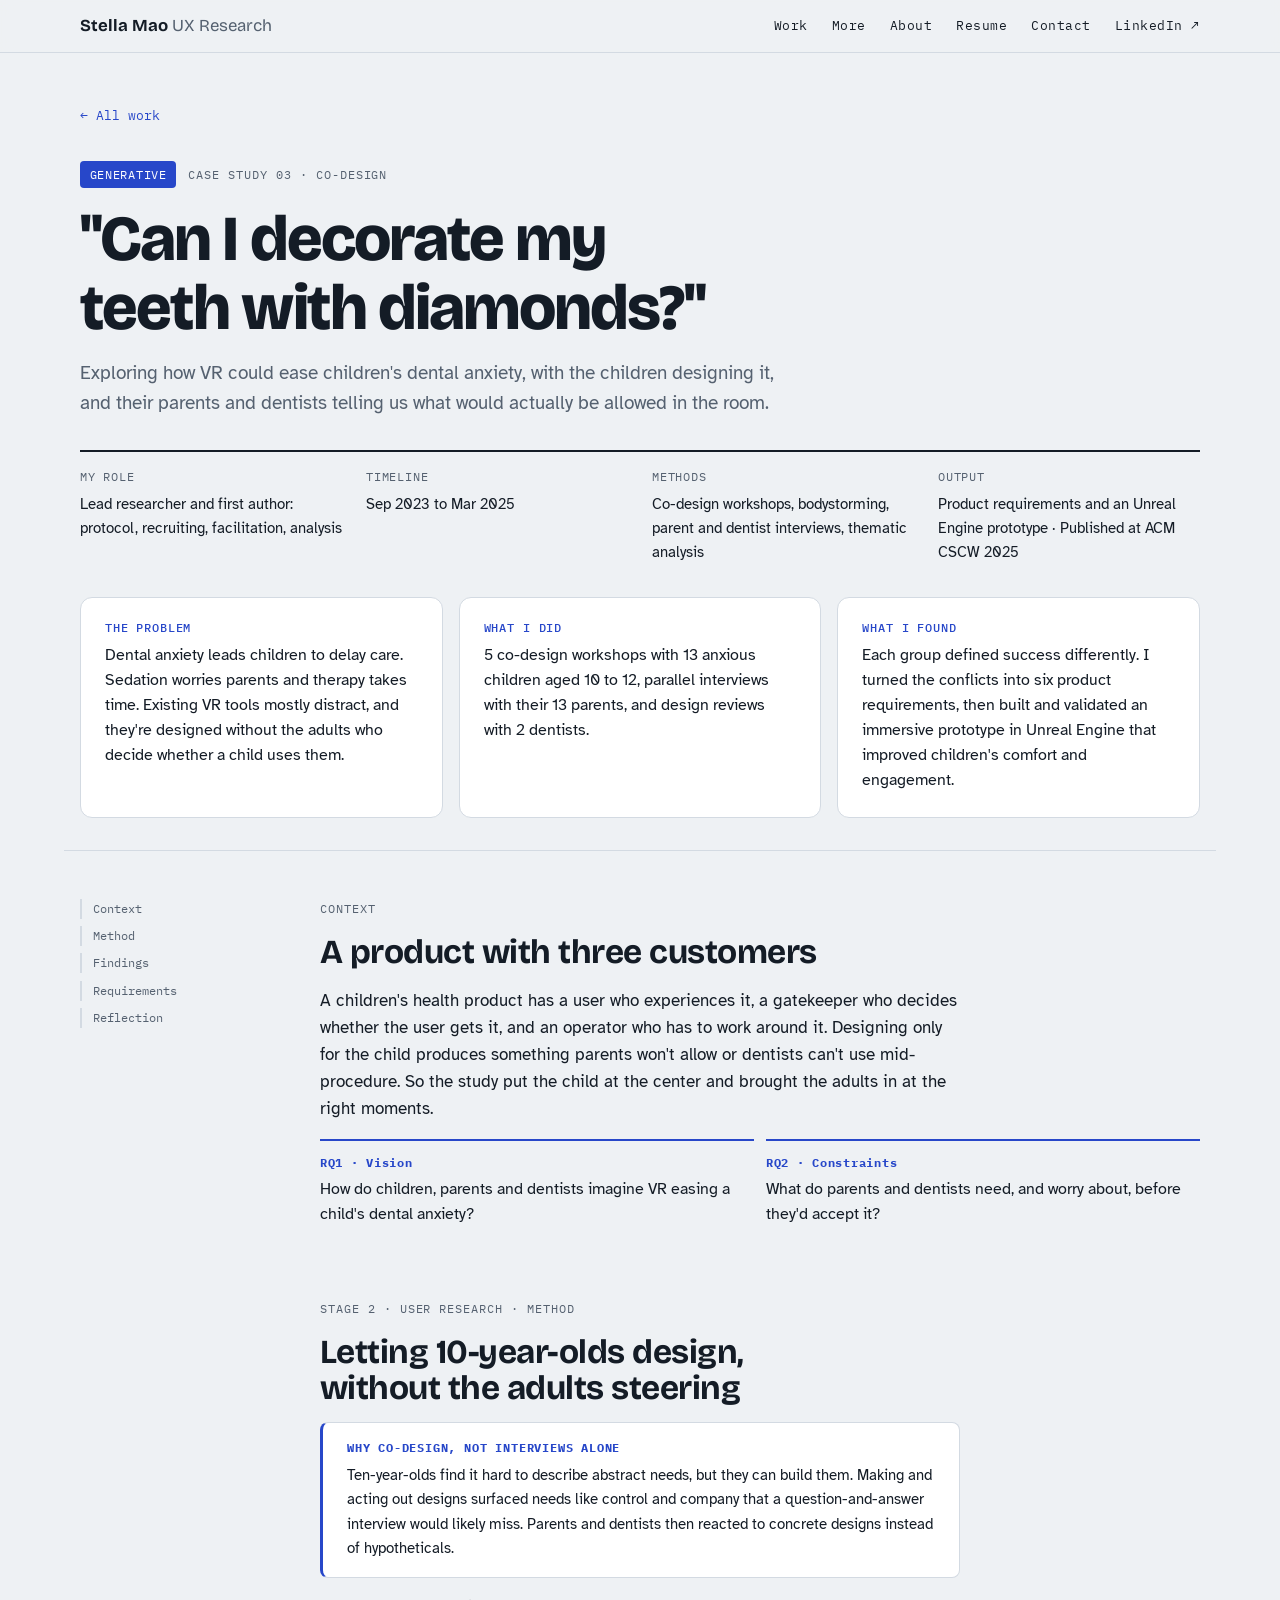
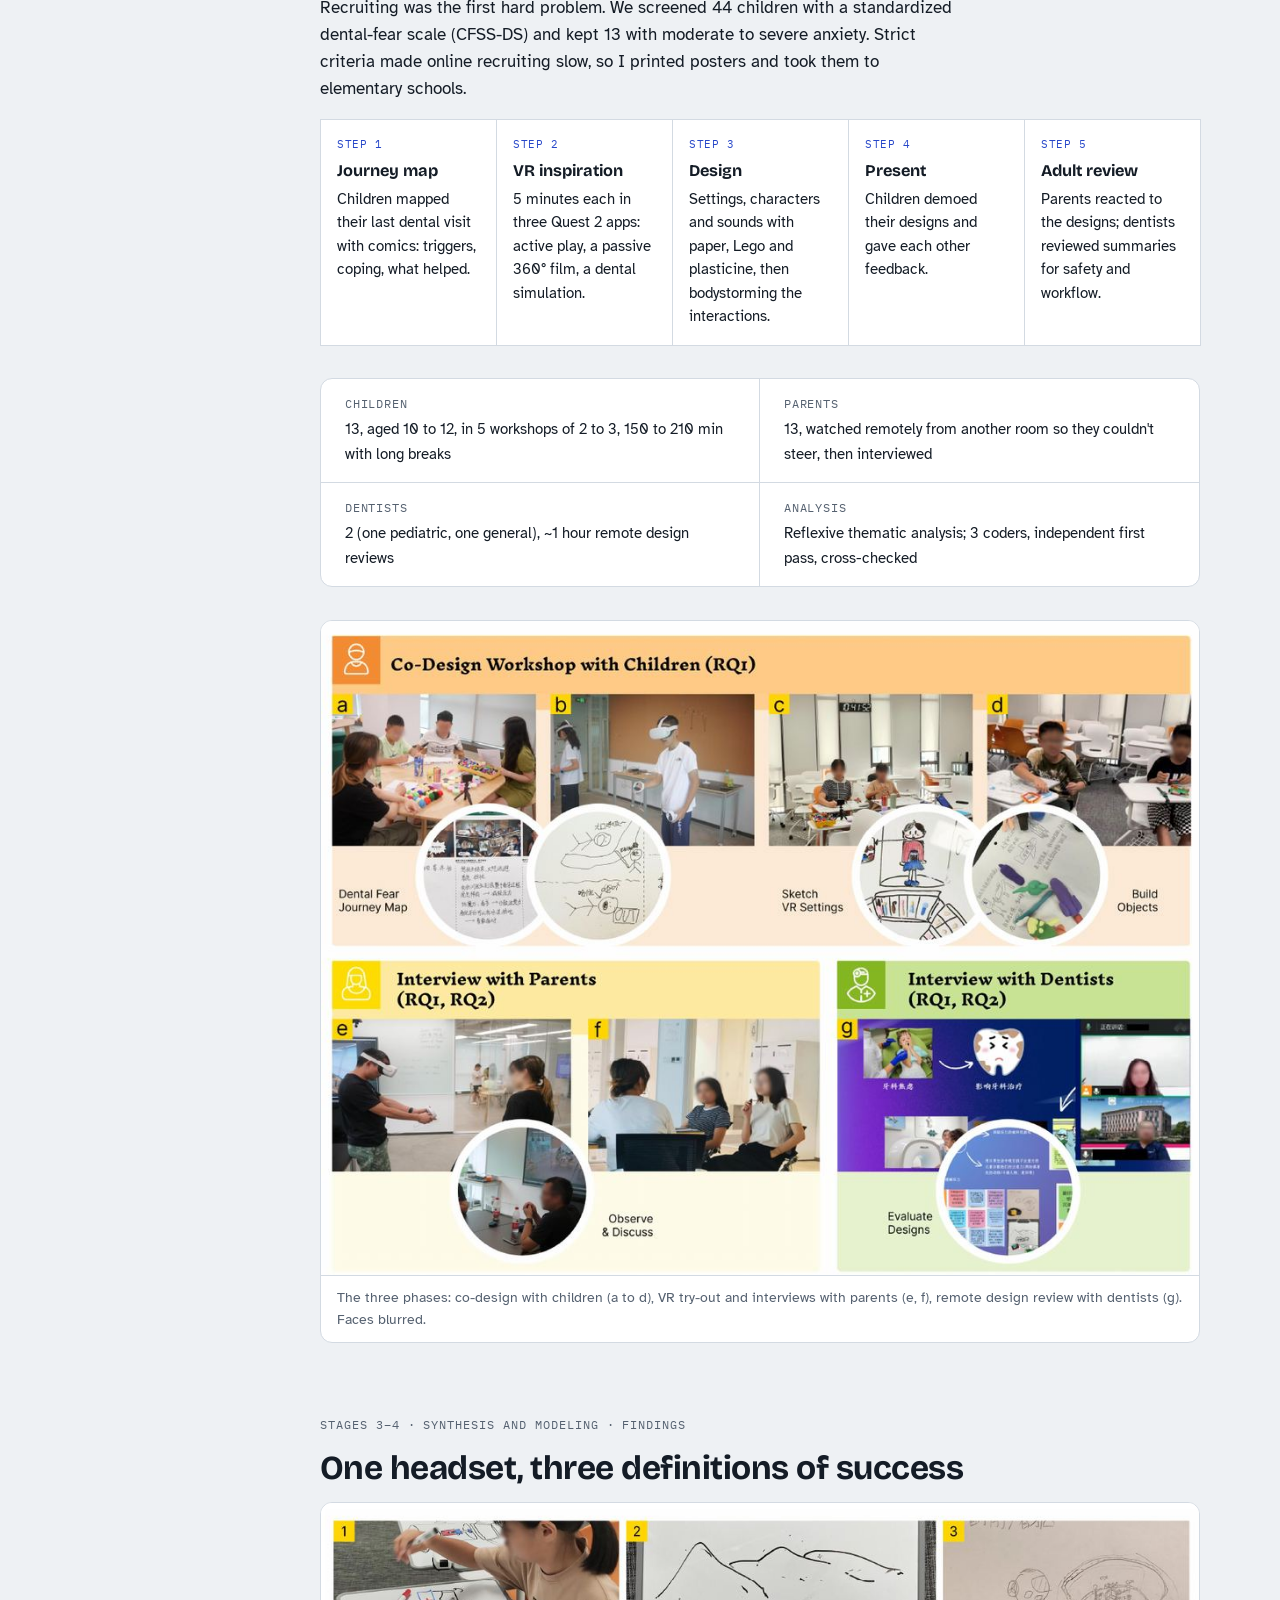
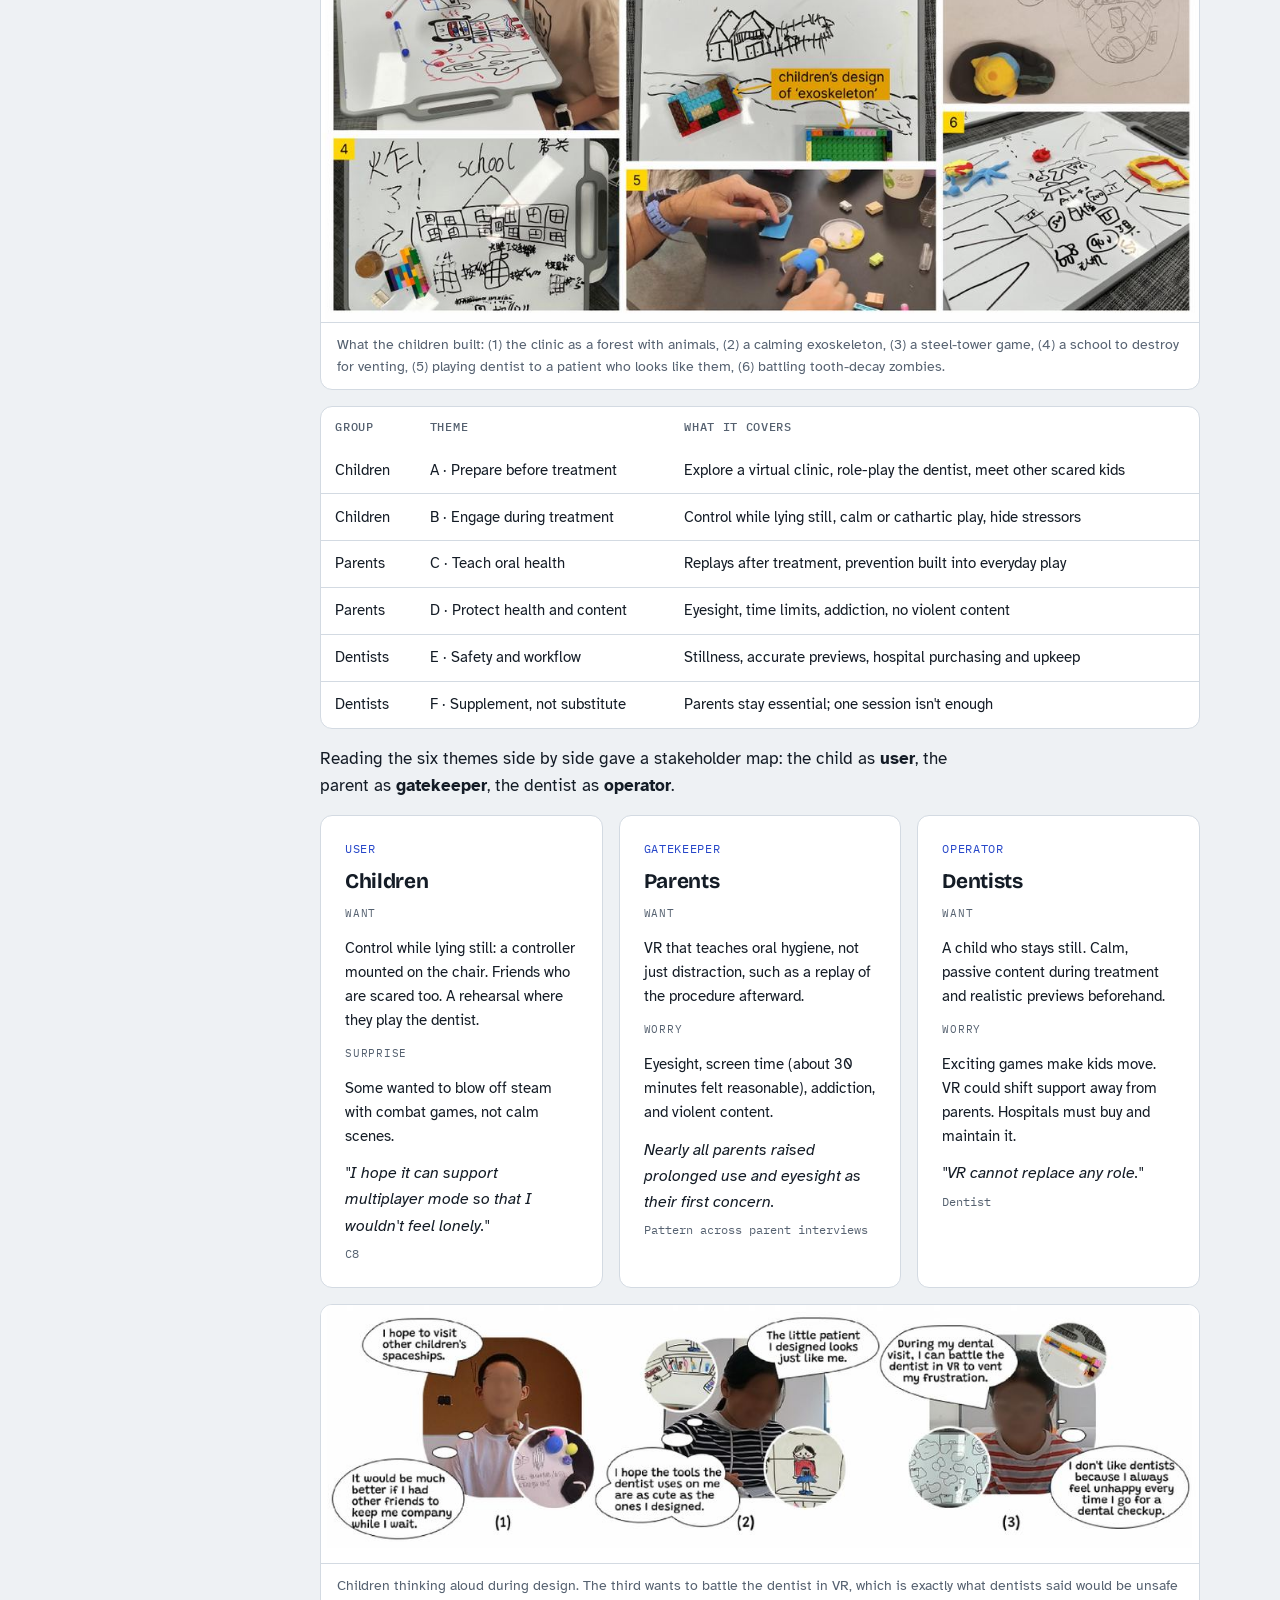
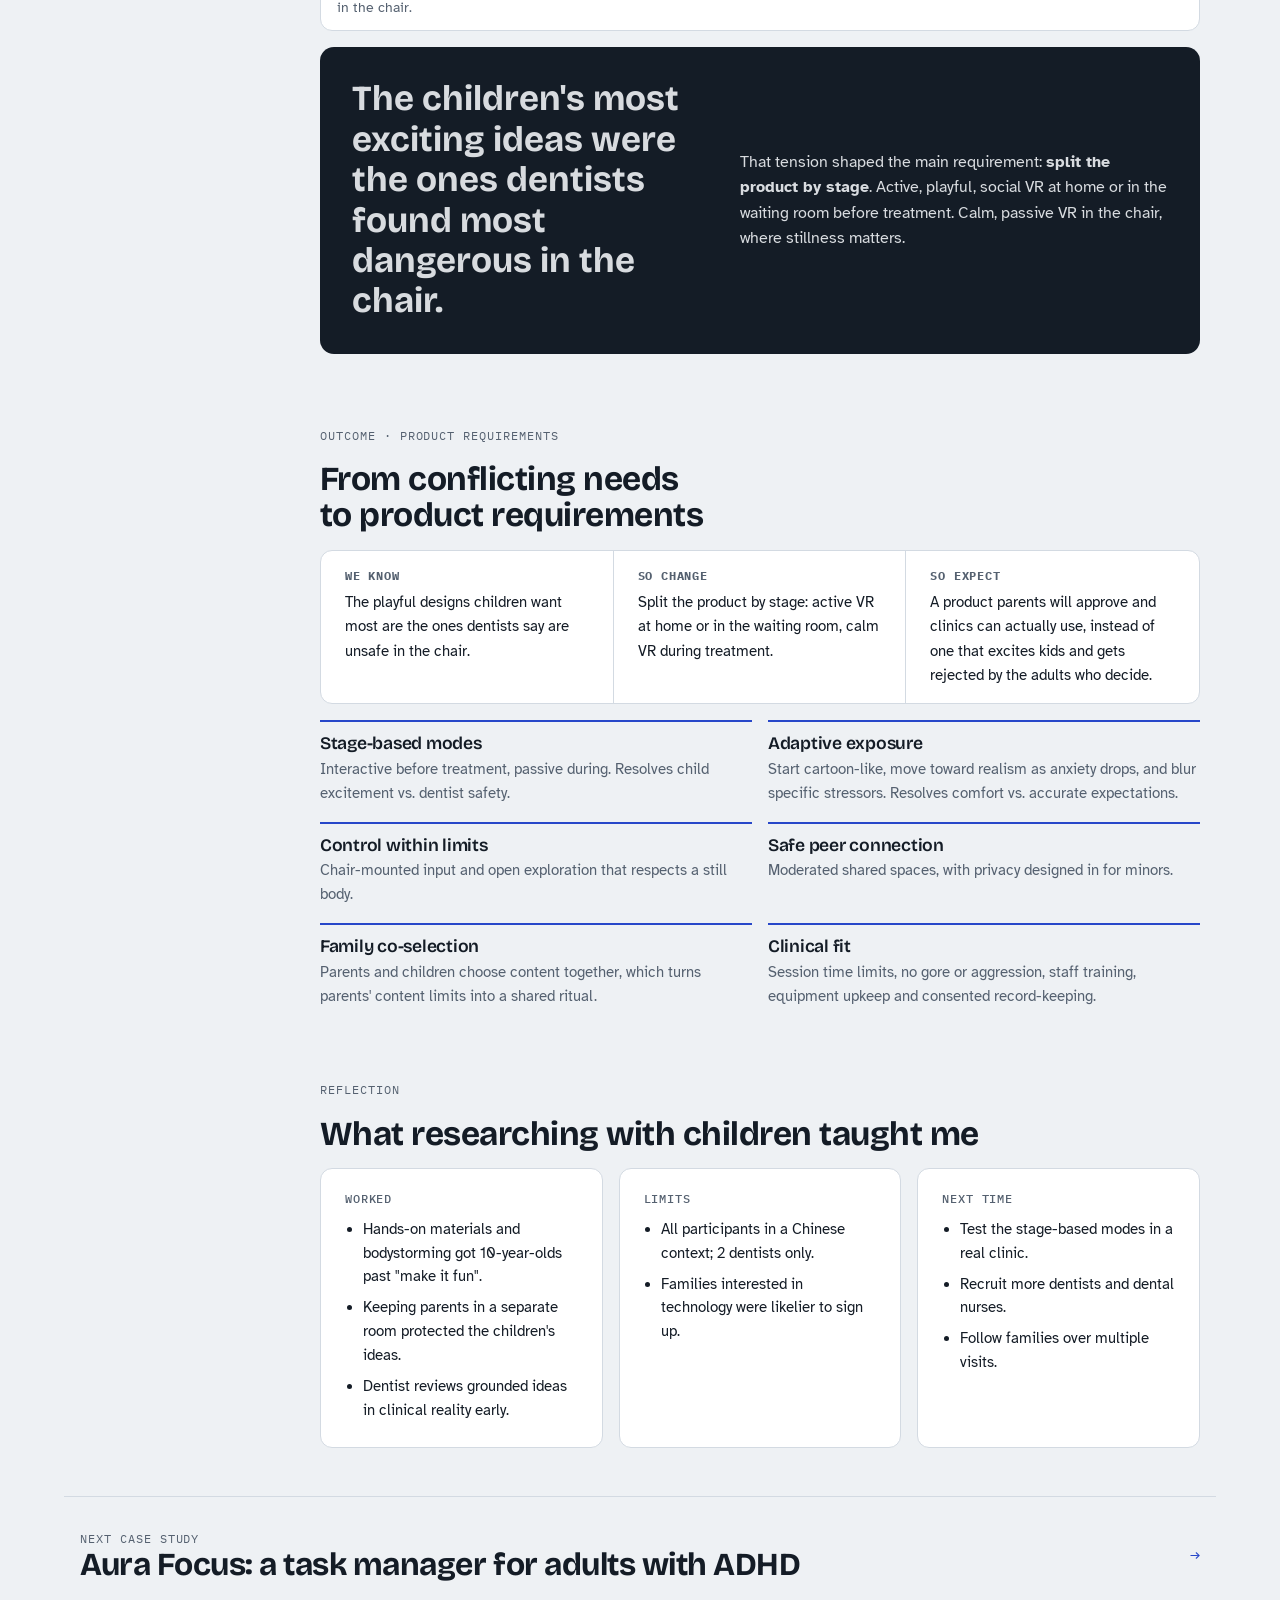
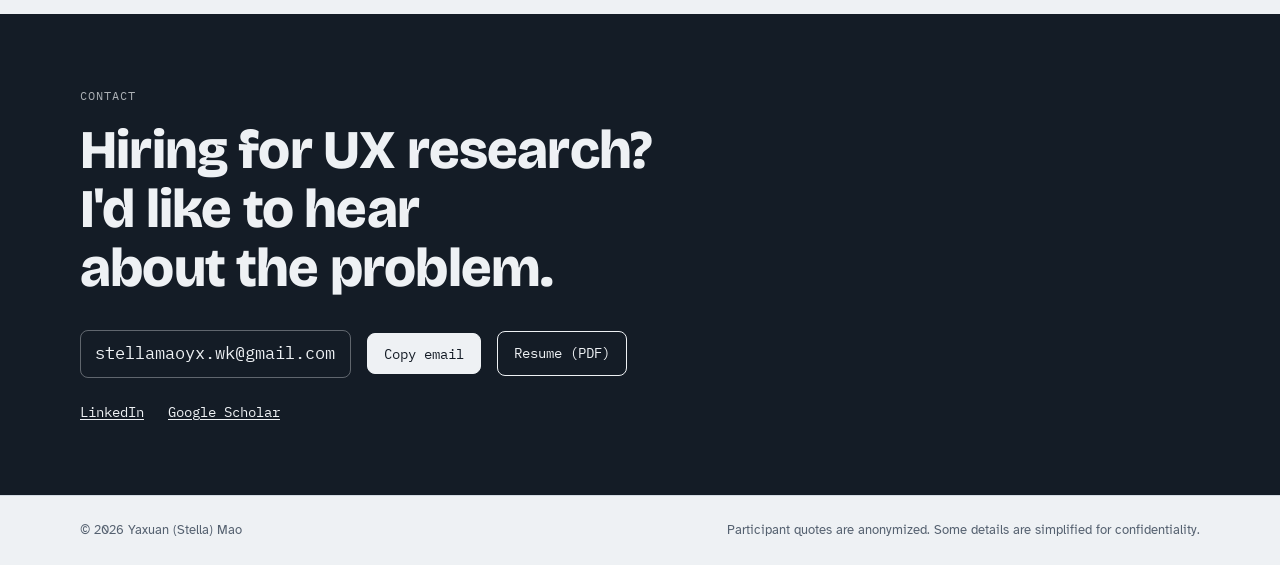
<file: vr-dental.html>
<!doctype html>
<html lang="en">
<head>
<meta charset="utf-8">
<meta name="viewport" content="width=device-width, initial-scale=1">
<title>VR for Dental Anxiety · Stella Mao</title>
<meta name="description" content="Co-designing VR with anxious children, their parents and dentists.">
<meta property="og:type" content="website">
<meta property="og:title" content="VR for Dental Anxiety · Stella Mao">
<meta property="og:description" content="Co-designing VR with anxious children, their parents and dentists.">
<meta property="og:url" content="https://stellamaoyx.github.io/StellaPortfolio/vr-dental.html">
<meta property="og:image" content="https://stellamaoyx.github.io/StellaPortfolio/images/og-thumbnail.png">
<meta property="og:image:width" content="1200">
<meta property="og:image:height" content="630">
<meta name="twitter:card" content="summary_large_image">
<meta name="twitter:image" content="https://stellamaoyx.github.io/StellaPortfolio/images/og-thumbnail.png">
<link rel="preconnect" href="https://fonts.googleapis.com">
<link rel="preconnect" href="https://fonts.gstatic.com" crossorigin>
<link rel="stylesheet" href="https://fonts.googleapis.com/css2?family=Bricolage+Grotesque:opsz,wght@12..96,400;12..96,600;12..96,700;12..96,800&family=Atkinson+Hyperlegible:ital,wght@0,400;0,700;1,400&family=IBM+Plex+Mono:wght@400;500&display=swap">
<link rel="stylesheet" href="css/style.css">
</head>
<body>
<header class="top">
  <div class="wrap">
    <a class="brand" href="index.html">Stella Mao <span>UX Research</span></a>
    <nav class="nav" aria-label="Primary">
      <a href="index.html#work">Work</a>
      <a href="index.html#more" class="hide-s">More</a>
      <a href="index.html#about">About</a>
      <a href="StellaMao_Resume.pdf" target="_blank" rel="noopener">Resume</a>
      <a href="#contact">Contact</a>
      <a href="https://www.linkedin.com/in/yaxuan-stella-mao/" target="_blank" rel="noopener" class="hide-s">LinkedIn ↗</a>
    </nav>
  </div>
</header>

<main>
<article data-view="vr-dental">
  <header class="cs-hero wrap">
    <a class="back" href="index.html#work">← All work</a>
    <div class="kicker"><span class="tag">Generative</span><span class="label">Case study 03 · Co-design</span></div>
    <h1>"Can I decorate my teeth with diamonds?"</h1>
    <p class="sub">Exploring how VR could ease children's dental anxiety, with the children designing it, and their parents and dentists telling us what would actually be allowed in the room.</p>
    <dl class="meta">
      <div><dt>My role</dt><dd>Lead researcher and first author: protocol, recruiting, facilitation, analysis</dd></div>
      <div><dt>Timeline</dt><dd>Sep 2023 to Mar 2025</dd></div>
      <div><dt>Methods</dt><dd>Co-design workshops, bodystorming, parent and dentist interviews, thematic analysis</dd></div>
      <div><dt>Output</dt><dd>Product requirements and an Unreal Engine prototype · Published at ACM CSCW 2025</dd></div>
    </dl>
    <div class="tldr">
      <div><h3>The problem</h3><p>Dental anxiety leads children to delay care. Sedation worries parents and therapy takes time. Existing VR tools mostly distract, and they're designed without the adults who decide whether a child uses them.</p></div>
      <div><h3>What I did</h3><p>5 co-design workshops with 13 anxious children aged 10 to 12, parallel interviews with their 13 parents, and design reviews with 2 dentists.</p></div>
      <div><h3>What I found</h3><p>Each group defined success differently. I turned the conflicts into six product requirements, then built and validated an immersive prototype in Unreal Engine that improved children's comfort and engagement.</p></div>
    </div>
  </header>

  <div class="wrap cs-body">
    <nav class="toc" aria-label="Sections">
      <a href="#vr-context">Context</a><a href="#vr-method">Method</a><a href="#vr-findings">Findings</a><a href="#vr-impl">Requirements</a><a href="#vr-reflect">Reflection</a>
    </nav>
    <div class="cs-main">
      <section class="block" id="vr-context">
        <p class="label">Context</p>
        <h2>A product with three customers</h2>
        <div class="prose">
          <p>A children's health product has a user who experiences it, a gatekeeper who decides whether the user gets it, and an operator who has to work around it. Designing only for the child produces something parents won't allow or dentists can't use mid-procedure. So the study put the child at the center and brought the adults in at the right moments.</p>
        </div>
        <div class="rqs">
          <div class="rq"><b>RQ1 · Vision</b>How do children, parents and dentists imagine VR easing a child's dental anxiety?</div>
          <div class="rq"><b>RQ2 · Constraints</b>What do parents and dentists need, and worry about, before they'd accept it?</div>
        </div>
      </section>

      <section class="block" id="vr-method">
        <p class="label">Stage 2 · User research · Method</p>
        <h2>Letting 10-year-olds design, without the adults steering</h2>
        <div class="why"><b>Why co-design, not interviews alone</b>Ten-year-olds find it hard to describe abstract needs, but they can build them. Making and acting out designs surfaced needs like control and company that a question-and-answer interview would likely miss. Parents and dentists then reacted to concrete designs instead of hypotheticals.</div>
        <div class="prose"><p>Recruiting was the first hard problem. We screened 44 children with a standardized dental-fear scale (CFSS-DS) and kept 13 with moderate to severe anxiety. Strict criteria made online recruiting slow, so I printed posters and took them to elementary schools.</p></div>
        <ol class="flow">
          <li><b>Journey map</b>Children mapped their last dental visit with comics: triggers, coping, what helped.</li>
          <li><b>VR inspiration</b>5 minutes each in three Quest 2 apps: active play, a passive 360° film, a dental simulation.</li>
          <li><b>Design</b>Settings, characters and sounds with paper, Lego and plasticine, then bodystorming the interactions.</li>
          <li><b>Present</b>Children demoed their designs and gave each other feedback.</li>
          <li><b>Adult review</b>Parents reacted to the designs; dentists reviewed summaries for safety and workflow.</li>
        </ol>
        <dl class="spec">
          <div><dt>Children</dt><dd>13, aged 10 to 12, in 5 workshops of 2 to 3, 150 to 210 min with long breaks</dd></div>
          <div><dt>Parents</dt><dd>13, watched remotely from another room so they couldn't steer, then interviewed</dd></div>
          <div><dt>Dentists</dt><dd>2 (one pediatric, one general), ~1 hour remote design reviews</dd></div>
          <div><dt>Analysis</dt><dd>Reflexive thematic analysis; 3 coders, independent first pass, cross-checked</dd></div>
        </dl>
        <figure class="photo"><img src="images/vr_workshop.jpg" alt="Workshop photos: children mapping dental visits, trying VR headsets, sketching and building objects; parents in a separate room; a remote design review with dentists"><figcaption>The three phases: co-design with children (a to d), VR try-out and interviews with parents (e, f), remote design review with dentists (g). Faces blurred.</figcaption></figure>
      </section>

      <section class="block" id="vr-findings">
        <p class="label">Stages 3–4 · Synthesis and modeling · Findings</p>
        <h2>One headset, three definitions of success</h2>
        <figure class="photo"><img src="images/vr_designs.jpg" alt="Six children's designs: a virtual forest clinic, an exoskeleton made of Lego, a steel tower game, a school to destroy, a child playing dentist with plasticine, and a zombie battle"><figcaption>What the children built: (1) the clinic as a forest with animals, (2) a calming exoskeleton, (3) a steel-tower game, (4) a school to destroy for venting, (5) playing dentist to a patient who looks like them, (6) battling tooth-decay zombies.</figcaption></figure>
        <div class="table-scroll">
          <table class="recs">
            <thead><tr><th>Group</th><th>Theme</th><th>What it covers</th></tr></thead>
            <tbody>
              <tr><td>Children</td><td>A · Prepare before treatment</td><td>Explore a virtual clinic, role-play the dentist, meet other scared kids</td></tr>
              <tr><td>Children</td><td>B · Engage during treatment</td><td>Control while lying still, calm or cathartic play, hide stressors</td></tr>
              <tr><td>Parents</td><td>C · Teach oral health</td><td>Replays after treatment, prevention built into everyday play</td></tr>
              <tr><td>Parents</td><td>D · Protect health and content</td><td>Eyesight, time limits, addiction, no violent content</td></tr>
              <tr><td>Dentists</td><td>E · Safety and workflow</td><td>Stillness, accurate previews, hospital purchasing and upkeep</td></tr>
              <tr><td>Dentists</td><td>F · Supplement, not substitute</td><td>Parents stay essential; one session isn't enough</td></tr>
            </tbody>
          </table>
        </div>
        <div class="prose"><p>Reading the six themes side by side gave a stakeholder map: the child as <strong>user</strong>, the parent as <strong>gatekeeper</strong>, the dentist as <strong>operator</strong>.</p></div>
        <div class="stake">
          <div>
            <p class="role">User</p><h3>Children</h3>
            <dl>
              <dt>Want</dt><dd>Control while lying still: a controller mounted on the chair. Friends who are scared too. A rehearsal where they play the dentist.</dd>
              <dt>Surprise</dt><dd>Some wanted to blow off steam with combat games, not calm scenes.</dd>
            </dl>
            <blockquote>"I hope it can support multiplayer mode so that I wouldn't feel lonely."<cite>C8</cite></blockquote>
          </div>
          <div>
            <p class="role">Gatekeeper</p><h3>Parents</h3>
            <dl>
              <dt>Want</dt><dd>VR that teaches oral hygiene, not just distraction, such as a replay of the procedure afterward.</dd>
              <dt>Worry</dt><dd>Eyesight, screen time (about 30 minutes felt reasonable), addiction, and violent content.</dd>
            </dl>
            <blockquote>Nearly all parents raised prolonged use and eyesight as their first concern.<cite>Pattern across parent interviews</cite></blockquote>
          </div>
          <div>
            <p class="role">Operator</p><h3>Dentists</h3>
            <dl>
              <dt>Want</dt><dd>A child who stays still. Calm, passive content during treatment and realistic previews beforehand.</dd>
              <dt>Worry</dt><dd>Exciting games make kids move. VR could shift support away from parents. Hospitals must buy and maintain it.</dd>
            </dl>
            <blockquote>"VR cannot replace any role."<cite>Dentist</cite></blockquote>
          </div>
        </div>
        <figure class="photo"><img src="images/vr_quotes.jpg" alt="Three children think aloud with speech bubbles: wanting friends while waiting, wanting tools as cute as their designs, and wanting to battle the dentist to vent frustration"><figcaption>Children thinking aloud during design. The third wants to battle the dentist in VR, which is exactly what dentists said would be unsafe in the chair.</figcaption></figure>
        <div class="callout">
          <p class="big">The children's most exciting ideas were the ones dentists found most dangerous in the chair.</p>
          <p>That tension shaped the main requirement: <strong>split the product by stage</strong>. Active, playful, social VR at home or in the waiting room before treatment. Calm, passive VR in the chair, where stillness matters.</p>
        </div>
      </section>

      <section class="block" id="vr-impl">
        <p class="label">Outcome · Product requirements</p>
        <h2>From conflicting needs to product requirements</h2>
        <div class="chain">
          <div><b>We know</b><p>The playful designs children want most are the ones dentists say are unsafe in the chair.</p></div>
          <div><b>So change</b><p>Split the product by stage: active VR at home or in the waiting room, calm VR during treatment.</p></div>
          <div><b>So expect</b><p>A product parents will approve and clinics can actually use, instead of one that excites kids and gets rejected by the adults who decide.</p></div>
        </div>
        <div class="impl">
          <div><h3>Stage-based modes</h3><p>Interactive before treatment, passive during. Resolves child excitement vs. dentist safety.</p></div>
          <div><h3>Adaptive exposure</h3><p>Start cartoon-like, move toward realism as anxiety drops, and blur specific stressors. Resolves comfort vs. accurate expectations.</p></div>
          <div><h3>Control within limits</h3><p>Chair-mounted input and open exploration that respects a still body.</p></div>
          <div><h3>Safe peer connection</h3><p>Moderated shared spaces, with privacy designed in for minors.</p></div>
          <div><h3>Family co-selection</h3><p>Parents and children choose content together, which turns parents' content limits into a shared ritual.</p></div>
          <div><h3>Clinical fit</h3><p>Session time limits, no gore or aggression, staff training, equipment upkeep and consented record-keeping.</p></div>
        </div>
      </section>

      <section class="block" id="vr-reflect">
        <p class="label">Reflection</p>
        <h2>What researching with children taught me</h2>
        <div class="reflect">
          <div><h3>Worked</h3><ul><li>Hands-on materials and bodystorming got 10-year-olds past "make it fun".</li><li>Keeping parents in a separate room protected the children's ideas.</li><li>Dentist reviews grounded ideas in clinical reality early.</li></ul></div>
          <div><h3>Limits</h3><ul><li>All participants in a Chinese context; 2 dentists only.</li><li>Families interested in technology were likelier to sign up.</li></ul></div>
          <div><h3>Next time</h3><ul><li>Test the stage-based modes in a real clinic.</li><li>Recruit more dentists and dental nurses.</li><li>Follow families over multiple visits.</li></ul></div>
        </div>
      </section>
    </div>
  </div>
  <div class="next wrap"><a href="aura-focus.html"><div><p class="label">Next case study</p><h3>Aura Focus: a task manager for adults with ADHD</h3></div><span class="arrow">→</span></a></div>
</article>
</main>

<section class="contact" id="contact">
  <div class="wrap">
    <p class="label" style="color:color-mix(in srgb,var(--paper) 70%,transparent)">Contact</p>
    <h2 style="margin-top:1rem">Hiring for UX research? I'd like to hear about the problem.</h2>
    <div class="row">
      <span class="email" id="email">stellamaoyx.wk@gmail.com</span>
      <button class="btn" id="copy" type="button">Copy email</button>
      <a class="btn ghost" href="StellaMao_Resume.pdf" target="_blank" rel="noopener">Resume (PDF)</a>
    </div>
    <div class="links">
      <a href="https://www.linkedin.com/in/yaxuan-stella-mao/" target="_blank" rel="noopener">LinkedIn</a>
      <a href="https://scholar.google.com/citations?user=OShCOa4AAAAJ&amp;hl" target="_blank" rel="noopener">Google Scholar</a>
    </div>
  </div>
</section>
<footer class="foot"><div class="wrap"><span>© 2026 Yaxuan (Stella) Mao</span><span>Participant quotes are anonymized. Some details are simplified for confidentiality.</span></div></footer>

<script src="js/main.js"></script>
</body>
</html>
</file>
<file: css/style.css>
/* Stella Mao UX Research portfolio styles */
body{margin:0}
img{max-width:100%}
[hidden]{display:none!important}
/* Layout: a field-research report. A cool paper ground, ink type, one cobalt accent for structure,
   a marigold "highlighter" reserved for evidence. Mono labels carry participant counts and stats. */
:root{
  --paper:#EEF1F4; --surface:#FFFFFF; --ink:#141C26; --muted:#556170; --line:#D3DAE2;
  --accent:#2747C9; --accent-soft:#E2E8FB; --hl:#F4BC45; --hl-soft:#FBEBC4;
  --sev-high:#BF3F2A; --sev-mid:#C9821A; --sev-low:#7A8696;
  --display:"Bricolage Grotesque", "Avenir Next", "Segoe UI", system-ui, sans-serif;
  --body:"Atkinson Hyperlegible", "Segoe UI", system-ui, -apple-system, sans-serif;
  --mono:"IBM Plex Mono", ui-monospace, "SF Mono", Menlo, Consolas, monospace;
  --s1:.25rem; --s2:.5rem; --s3:.75rem; --s4:1rem; --s5:1.5rem; --s6:2rem; --s7:3rem; --s8:4.5rem; --s9:6.5rem;
  --wrap:72rem; --measure:40rem;
}
@media (prefers-color-scheme: dark){:root:not([data-theme="light"]){
  --paper:#0E131A; --surface:#161E28; --ink:#E5EAF0; --muted:#9AA6B4; --line:#2A3542;
  --accent:#8EA4FF; --accent-soft:#1E2A4A; --hl:#E9B44D; --hl-soft:#3A3020;
  --sev-high:#F07A63; --sev-mid:#E7A74A; --sev-low:#8C98A8; color-scheme:dark;}}
:root[data-theme="dark"]{
  --paper:#0E131A; --surface:#161E28; --ink:#E5EAF0; --muted:#9AA6B4; --line:#2A3542;
  --accent:#8EA4FF; --accent-soft:#1E2A4A; --hl:#E9B44D; --hl-soft:#3A3020;
  --sev-high:#F07A63; --sev-mid:#E7A74A; --sev-low:#8C98A8; color-scheme:dark;}

*{box-sizing:border-box}
body{background:var(--paper);color:var(--ink);font-family:var(--body);font-size:1.0625rem;line-height:1.6;-webkit-font-smoothing:antialiased}
body::before{content:"";position:fixed;inset:0 0 auto;height:env(safe-area-inset-top,0px);z-index:10;background:var(--paper)}
a{color:var(--accent);text-underline-offset:.18em}
a:focus-visible,button:focus-visible{outline:3px solid var(--accent);outline-offset:3px;border-radius:4px}
h1,h2,h3,h4{font-family:var(--display);line-height:1.08;margin:0;text-wrap:balance;letter-spacing:-.015em}
p{margin:0}
.wrap{max-width:var(--wrap);margin-inline:auto;padding-left:max(16px,env(safe-area-inset-left,0px));padding-right:max(16px,env(safe-area-inset-right,0px))}
.label{font-family:var(--mono);font-size:.75rem;letter-spacing:.08em;text-transform:uppercase;color:var(--muted)}
.mono{font-family:var(--mono)}
.tab{font-variant-numeric:tabular-nums}
mark.hl{background:linear-gradient(transparent 55%,var(--hl-soft) 55%);color:inherit;padding:0 .1em}
mark.todo{background:var(--hl);color:#141C26;font-family:var(--mono);font-size:.8em;padding:.05em .35em;border-radius:3px}

/* Header */
.top{position:sticky;top:env(safe-area-inset-top,0px);z-index:9;background:color-mix(in srgb,var(--paper) 92%,transparent);backdrop-filter:blur(8px);border-bottom:1px solid var(--line)}
.top .wrap{display:flex;align-items:center;justify-content:space-between;gap:var(--s4);padding-block:.8rem}
.brand{font-family:var(--display);font-weight:700;font-size:1.05rem;color:var(--ink);text-decoration:none}
.brand span{color:var(--muted);font-weight:400}
.nav{display:flex;gap:var(--s5);flex-wrap:wrap}
.nav a{font-family:var(--mono);font-size:.8rem;color:var(--ink);text-decoration:none;letter-spacing:.04em}
.nav a:hover{color:var(--accent)}

/* Home hero */
.hero{padding-block:var(--s8) var(--s7)}
.hero-grid{display:grid;grid-template-columns:minmax(0,1.35fr) minmax(0,1fr);gap:var(--s7);align-items:end}
.hero h1{font-size:clamp(2.6rem,6.2vw,5.2rem);font-weight:800;letter-spacing:-.035em}
.hero h1 em{font-style:normal;color:var(--accent)}
.hero .lede{margin-top:var(--s5);font-size:1.2rem;max-width:36rem;color:var(--ink)}
.hero .status{margin-top:var(--s5);display:inline-flex;align-items:center;gap:.5rem;font-family:var(--mono);font-size:.8rem;padding:.35rem .7rem;border:1px solid var(--line);border-radius:999px;background:var(--surface)}
.hero .status i{width:.5rem;height:.5rem;border-radius:50%;background:#2F9E5B;display:inline-block}
.ledger{border-top:2px solid var(--ink)}
.ledger div{display:grid;grid-template-columns:5.2rem minmax(0,1fr);gap:var(--s4);padding-block:var(--s4);border-bottom:1px solid var(--line);align-items:baseline}
.ledger b{font-family:var(--display);font-size:2rem;font-weight:700;letter-spacing:-.03em;font-variant-numeric:tabular-nums}
.ledger p{font-size:.95rem;color:var(--muted)}
.ledger p strong{color:var(--ink);font-weight:700}

/* Section scaffolding */
.sec{padding-block:var(--s8)}
.sec-head{display:flex;justify-content:space-between;align-items:end;gap:var(--s5);flex-wrap:wrap;margin-bottom:var(--s6)}
.sec-head h2{font-size:clamp(1.8rem,3.4vw,2.6rem);font-weight:700}
.sec-head p{max-width:30rem;color:var(--muted)}

/* Case cards */
.cases{display:grid;gap:var(--s5)}
.case-card{display:grid;grid-template-columns:minmax(0,1fr) minmax(0,1.1fr);gap:0;background:var(--surface);border:1px solid var(--line);border-radius:14px;overflow:hidden;color:inherit;text-decoration:none;transition:border-color .2s, transform .2s}
.case-card:hover{border-color:var(--accent);transform:translateY(-2px)}
.case-card .viz{background:var(--accent-soft);padding:var(--s6);display:flex;align-items:center;justify-content:center;min-height:15rem}
.case-card .viz svg{width:100%;max-width:22rem;height:auto}
.case-card .txt{padding:var(--s6);display:flex;flex-direction:column;gap:var(--s3)}
.case-card h3{font-size:1.65rem;font-weight:700}
.case-card .hook{font-size:1.02rem}
.chips{display:flex;flex-wrap:wrap;gap:.4rem;margin-top:auto;padding-top:var(--s3)}
.chip.domain{border-color:var(--accent);color:var(--accent);background:var(--accent-soft)}
.photo.small{max-width:40rem}
.why{background:var(--surface);border:1px solid var(--line);border-left:3px solid var(--accent);border-radius:8px;padding:var(--s4) var(--s5);max-width:var(--measure);font-size:.96rem}
.why b{display:block;font-family:var(--mono);font-size:.72rem;letter-spacing:.07em;text-transform:uppercase;color:var(--accent);margin-bottom:.3rem}
.chain{display:grid;grid-template-columns:repeat(3,minmax(0,1fr));gap:0;border:1px solid var(--line);border-radius:12px;overflow:hidden;background:var(--surface)}
.chain div{padding:var(--s4) var(--s5);border-right:1px solid var(--line)}
.chain div:last-child{border-right:0}
.chain b{display:block;font-family:var(--mono);font-size:.72rem;letter-spacing:.07em;text-transform:uppercase;color:var(--muted);margin-bottom:.3rem}
.chain p{font-size:.95rem}
.tenets{margin-top:var(--s5);display:flex;flex-direction:column;gap:var(--s3)}
.tenets div{border-left:3px solid var(--accent);padding-left:var(--s3)}
.tenets h3{font-size:1.05rem;font-weight:600}
.tenets p{font-size:.93rem;color:var(--muted)}
@media (max-width:700px){.chain{grid-template-columns:minmax(0,1fr)}.chain div{border-right:0;border-bottom:1px solid var(--line)}.chain div:last-child{border-bottom:0}}
.chip{font-family:var(--mono);font-size:.72rem;padding:.2rem .55rem;border:1px solid var(--line);border-radius:999px;color:var(--muted);white-space:nowrap}
.case-card .go{font-family:var(--mono);font-size:.8rem;color:var(--accent)}

/* Methods matrix */
.matrix-scroll{overflow-x:auto;border:1px solid var(--line);border-radius:12px;background:var(--surface)}
table.matrix{border-collapse:collapse;width:100%;min-width:42rem;font-size:.92rem}
.matrix th,.matrix td{padding:.6rem .8rem;border-bottom:1px solid var(--line);text-align:left}
.matrix thead th{font-family:var(--mono);font-size:.72rem;letter-spacing:.06em;text-transform:uppercase;color:var(--muted);font-weight:500;vertical-align:bottom}
.matrix tbody th{font-weight:400}
.matrix td{text-align:center;width:7.5rem}
.matrix tr:last-child th,.matrix tr:last-child td{border-bottom:0}
.dot{display:inline-block;width:.8rem;height:.8rem;border-radius:50%;background:var(--accent)}
.dot.part{background:transparent;border:2px solid var(--accent)}
.matrix-key{display:flex;gap:var(--s5);margin-top:var(--s3);font-size:.85rem;color:var(--muted);flex-wrap:wrap}
.matrix-key span{display:inline-flex;align-items:center;gap:.4rem}

/* More work */
.more{display:grid;grid-template-columns:repeat(3,minmax(0,1fr));gap:var(--s4)}
.mw{background:var(--surface);border:1px solid var(--line);border-radius:12px;padding:var(--s5);display:flex;flex-direction:column;gap:var(--s2)}
.mw.has-img{padding:0;overflow:hidden}
.mw.has-img img{width:100%;aspect-ratio:16/10;object-fit:cover;display:block;border-bottom:1px solid var(--line)}
.mw.has-img .in{padding:var(--s5);display:flex;flex-direction:column;gap:var(--s2);flex:1}
.mw h3{font-size:1.15rem;font-weight:600}
.mw p{font-size:.93rem;color:var(--muted)}
.mw .stat{font-family:var(--mono);font-size:.78rem;color:var(--ink);margin-top:auto;padding-top:var(--s2)}

/* About */
.about{display:grid;grid-template-columns:minmax(0,1.2fr) minmax(0,1fr);gap:var(--s7)}
.about .prose p+p{margin-top:var(--s4)}
.facts{display:grid;gap:0;border-top:2px solid var(--ink);align-content:start;align-self:start}
.facts div{display:grid;grid-template-columns:7.5rem minmax(0,1fr);gap:var(--s4);padding-block:.7rem;border-bottom:1px solid var(--line);font-size:.95rem}
.facts dt{font-family:var(--mono);font-size:.75rem;text-transform:uppercase;letter-spacing:.06em;color:var(--muted);padding-top:.15rem}
.facts dd{margin:0}

/* Contact */
.contact{background:var(--ink);color:var(--paper)}
.contact .wrap{padding-block:var(--s8)}
.contact h2{font-size:clamp(2rem,4.5vw,3.4rem);font-weight:800;max-width:40rem}
.contact .row{display:flex;flex-wrap:wrap;gap:var(--s4);align-items:center;margin-top:var(--s6)}
.email{font-family:var(--mono);font-size:1.05rem;user-select:all;padding:.6rem .9rem;border:1px solid color-mix(in srgb,var(--paper) 35%,transparent);border-radius:8px}
.btn{font-family:var(--mono);font-size:.85rem;padding:.65rem 1rem;border-radius:8px;border:1px solid var(--paper);background:var(--paper);color:var(--ink);cursor:pointer;text-decoration:none}
.btn.ghost{background:transparent;color:var(--paper)}
.contact .links{margin-top:var(--s5);display:flex;gap:var(--s5);flex-wrap:wrap}
.contact .links a{color:var(--paper);font-family:var(--mono);font-size:.85rem}

/* Case study pages */
.cs-hero{padding-block:var(--s7) var(--s6);border-bottom:1px solid var(--line)}
.back{font-family:var(--mono);font-size:.8rem;text-decoration:none}
.cs-hero .kicker{margin-top:var(--s6);display:flex;gap:var(--s3);align-items:center;flex-wrap:wrap}
.tag{font-family:var(--mono);font-size:.75rem;letter-spacing:.06em;text-transform:uppercase;padding:.25rem .6rem;border-radius:4px;background:var(--accent);color:var(--surface)}
.cs-hero h1{margin-top:var(--s4);font-size:clamp(2.2rem,5vw,4rem);font-weight:800;letter-spacing:-.03em;max-width:56rem}
.cs-hero .sub{margin-top:var(--s4);font-size:1.18rem;max-width:44rem;color:var(--muted)}
.meta{margin-top:var(--s6);display:grid;grid-template-columns:repeat(4,minmax(0,1fr));gap:var(--s5);border-top:2px solid var(--ink);padding-top:var(--s4)}
.meta dt{font-family:var(--mono);font-size:.72rem;text-transform:uppercase;letter-spacing:.07em;color:var(--muted)}
.meta dd{margin:.3rem 0 0;font-size:.95rem}

.tldr{display:grid;grid-template-columns:repeat(3,minmax(0,1fr));gap:var(--s4);margin-top:var(--s6)}
.tldr div{background:var(--surface);border:1px solid var(--line);border-radius:12px;padding:var(--s5)}
.tldr h3{font-family:var(--mono);font-size:.75rem;text-transform:uppercase;letter-spacing:.07em;color:var(--accent);font-weight:500;margin-bottom:var(--s2)}
.tldr p{font-size:.98rem}

.cs-body{display:grid;grid-template-columns:12rem minmax(0,1fr);gap:var(--s7);padding-block:var(--s7)}
.toc{position:sticky;top:calc(env(safe-area-inset-top,0px) + 5rem);align-self:start;display:flex;flex-direction:column;gap:.45rem}
.toc a{font-family:var(--mono);font-size:.78rem;color:var(--muted);text-decoration:none;padding-left:.7rem;border-left:2px solid var(--line)}
.toc a:hover{color:var(--accent);border-left-color:var(--accent)}
.cs-main{min-width:0;display:flex;flex-direction:column;gap:var(--s8)}
.block{display:flex;flex-direction:column;gap:var(--s4);scroll-margin-top:5rem}
.block > h2{font-size:clamp(1.55rem,2.8vw,2.1rem);font-weight:700;max-width:44rem}
.block .prose{max-width:var(--measure);display:flex;flex-direction:column;gap:var(--s4)}
.block .prose ul{margin:0;padding-left:1.2rem;display:flex;flex-direction:column;gap:.4rem}

.rqs{display:grid;grid-template-columns:repeat(auto-fit,minmax(min(100%,15rem),1fr));gap:var(--s3);counter-reset:rq}
.rq{border-top:2px solid var(--accent);padding-top:var(--s3);font-size:.98rem}
.rq b{display:block;font-family:var(--mono);font-size:.75rem;color:var(--accent);letter-spacing:.06em;margin-bottom:.3rem}

.spec{background:var(--surface);border:1px solid var(--line);border-radius:12px;display:grid;grid-template-columns:repeat(2,minmax(0,1fr))}
.spec div{padding:var(--s4) var(--s5);border-bottom:1px solid var(--line)}
.spec div:nth-child(odd){border-right:1px solid var(--line)}
.spec div:nth-last-child(-n+2){border-bottom:0}
.spec dt{font-family:var(--mono);font-size:.72rem;text-transform:uppercase;letter-spacing:.07em;color:var(--muted)}
.spec dd{margin:.25rem 0 0;font-size:.95rem}

.flow{display:flex;gap:0;flex-wrap:wrap;counter-reset:step}
.flow li{list-style:none;flex:1 1 9rem;min-width:0;padding:var(--s4);border:1px solid var(--line);background:var(--surface);margin:0 -1px -1px 0;font-size:.92rem;counter-increment:step}
.flow li::before{content:"Step " counter(step);display:block;font-family:var(--mono);font-size:.7rem;color:var(--accent);letter-spacing:.06em;text-transform:uppercase;margin-bottom:.3rem}
.flow{padding:0;margin:0}
.flow b{display:block;font-family:var(--display);font-size:1.02rem;margin-bottom:.2rem}

.finding{display:grid;grid-template-columns:minmax(0,1.3fr) minmax(0,1fr);gap:var(--s6);padding-block:var(--s5);border-top:1px solid var(--line)}
.finding:first-of-type{border-top:2px solid var(--ink)}
.finding h3{font-size:1.3rem;font-weight:600;margin-bottom:var(--s2)}
.finding .sev{display:inline-flex;align-items:center;gap:.4rem;font-family:var(--mono);font-size:.72rem;text-transform:uppercase;letter-spacing:.07em;margin-bottom:var(--s2)}
.sev i{width:.6rem;height:.6rem;border-radius:2px;display:inline-block}
.sev.high i{background:var(--sev-high)} .sev.high{color:var(--sev-high)}
.sev.mid i{background:var(--sev-mid)} .sev.mid{color:var(--sev-mid)}
.sev.low i{background:var(--sev-low)} .sev.low{color:var(--sev-low)}
.finding .rec{margin-top:var(--s3);font-size:.95rem;padding-left:var(--s3);border-left:3px solid var(--hl)}
.finding .rec b{font-family:var(--mono);font-size:.72rem;letter-spacing:.06em;text-transform:uppercase;display:block;color:var(--muted)}
.tally{display:flex;gap:.3rem;align-items:center;margin-bottom:var(--s3)}
.tally i{width:1.05rem;height:1.05rem;border-radius:50%;border:2px solid var(--ink);display:inline-block}
.tally i.on{background:var(--ink)}
.tally span{font-family:var(--mono);font-size:.8rem;margin-left:.4rem}
blockquote{margin:0;font-size:1.02rem;font-style:italic;color:var(--ink)}
blockquote cite{display:block;font-style:normal;font-family:var(--mono);font-size:.75rem;color:var(--muted);margin-top:.35rem}

.table-scroll{overflow-x:auto;border:1px solid var(--line);border-radius:12px;background:var(--surface)}
table.recs{border-collapse:collapse;width:100%;min-width:40rem;font-size:.92rem}
.recs th,.recs td{text-align:left;padding:.7rem .9rem;border-bottom:1px solid var(--line);vertical-align:top}
.recs thead th{font-family:var(--mono);font-size:.72rem;text-transform:uppercase;letter-spacing:.06em;color:var(--muted);font-weight:500}
.recs tr:last-child td,.recs tr:last-child th{border-bottom:0}
.process tbody th{text-align:left;font-family:var(--display);font-weight:600;font-size:1rem;white-space:nowrap;border-bottom:1px solid var(--line);padding:.7rem .9rem;vertical-align:top}
.stage-n{display:inline-grid;place-items:center;width:1.5rem;height:1.5rem;border-radius:50%;background:var(--accent);color:var(--surface);font-family:var(--mono);font-size:.75rem;margin-right:.5rem}

.callout{background:var(--ink);color:var(--paper);border-radius:14px;padding:var(--s6);display:grid;grid-template-columns:minmax(0,1fr) minmax(0,1.2fr);gap:var(--s6);align-items:center}
.callout .big{font-family:var(--display);font-size:clamp(1.5rem,3vw,2.2rem);font-weight:700;line-height:1.15}
.callout p{font-size:.98rem;opacity:.9}
.callout .label{color:color-mix(in srgb,var(--paper) 70%,transparent)}

.chart{background:var(--surface);border:1px solid var(--line);border-radius:12px;padding:var(--s5)}
.chart svg{width:100%;height:auto;display:block}
.chart figcaption{font-size:.85rem;color:var(--muted);margin-top:var(--s3)}
.charts{display:grid;grid-template-columns:repeat(2,minmax(0,1fr));gap:var(--s4)}
.chart h4{font-family:var(--body);font-size:1rem;font-weight:700;margin-bottom:var(--s2)}
.legend{display:flex;gap:var(--s4);font-size:.82rem;color:var(--muted);margin-bottom:var(--s2);flex-wrap:wrap}
.legend span{display:inline-flex;align-items:center;gap:.35rem}
.legend i{width:.8rem;height:.8rem;border-radius:2px;display:inline-block}

.photo{margin:0;background:var(--surface);border:1px solid var(--line);border-radius:12px;overflow:hidden}
.photo img{display:block;width:100%;height:auto}
.photo figcaption{font-size:.85rem;color:var(--muted);padding:.7rem 1rem;border-top:1px solid var(--line)}
.photo.white img{background:#fff}
.case-card .viz.img{padding:0;background:#fff;position:relative;min-height:16rem;overflow:hidden}
.case-card .viz.img img{position:absolute;inset:0;width:100%;height:100%;object-fit:cover;display:block}
.headshot{width:8.5rem;height:8.5rem;border-radius:50%;object-fit:cover;border:1px solid var(--line);margin-bottom:var(--s4)}
.svg-ink{fill:var(--ink)} .svg-muted{fill:var(--muted)} .svg-line{stroke:var(--line)} .svg-acc{fill:var(--accent)} .svg-hl{fill:var(--hl)}
.svg-text{font-family:var(--mono);font-size:12px;fill:var(--muted)}
.svg-text-ink{font-family:var(--mono);font-size:12px;fill:var(--ink)}

.stake{display:grid;grid-template-columns:repeat(3,minmax(0,1fr));gap:var(--s4)}
.stake div{background:var(--surface);border:1px solid var(--line);border-radius:12px;padding:var(--s5);display:flex;flex-direction:column;gap:var(--s3)}
.stake h3{font-size:1.3rem}
.stake .role{font-family:var(--mono);font-size:.72rem;letter-spacing:.06em;text-transform:uppercase;color:var(--accent)}
.stake dl{margin:0;display:flex;flex-direction:column;gap:var(--s3)}
.stake dt{font-family:var(--mono);font-size:.7rem;text-transform:uppercase;letter-spacing:.07em;color:var(--muted)}
.stake dd{margin:.15rem 0 0;font-size:.93rem}

.impl{display:grid;grid-template-columns:repeat(2,minmax(0,1fr));gap:var(--s4)}
.impl div{border-top:2px solid var(--accent);padding-top:var(--s3)}
.impl h3{font-size:1.1rem;font-weight:600;margin-bottom:.3rem}
.impl p{font-size:.93rem;color:var(--muted)}

.reflect{display:grid;grid-template-columns:repeat(3,minmax(0,1fr));gap:var(--s4)}
.reflect div{background:var(--surface);border:1px solid var(--line);border-radius:12px;padding:var(--s5)}
.reflect h3{font-family:var(--mono);font-size:.75rem;text-transform:uppercase;letter-spacing:.07em;color:var(--muted);font-weight:500;margin-bottom:var(--s3)}
.reflect ul{margin:0;padding-left:1.1rem;display:flex;flex-direction:column;gap:.45rem;font-size:.93rem}

.next{border-top:1px solid var(--line);padding-block:var(--s6)}
.next a{display:flex;justify-content:space-between;align-items:center;gap:var(--s4);text-decoration:none;color:var(--ink)}
.next h3{font-size:clamp(1.4rem,3vw,2rem)}
.next .arrow{font-family:var(--mono);color:var(--accent)}

footer.foot{border-top:1px solid var(--line)}
footer.foot .wrap{padding-block:var(--s5);display:flex;justify-content:space-between;gap:var(--s4);flex-wrap:wrap;font-size:.82rem;color:var(--muted)}

@media (max-width:900px){
  .hero-grid,.about,.case-card,.callout{grid-template-columns:minmax(0,1fr)}
  .more{grid-template-columns:repeat(2,minmax(0,1fr))}
  .cs-body{grid-template-columns:minmax(0,1fr)}
  .toc{display:none}
  .meta{grid-template-columns:repeat(2,minmax(0,1fr))}
  .finding,.charts{grid-template-columns:minmax(0,1fr)}
  .stake,.reflect,.tldr{grid-template-columns:minmax(0,1fr)}
}
@media (max-width:560px){
  .more,.impl,.spec{grid-template-columns:minmax(0,1fr)}
  .spec div{border-right:0!important}
  .spec div:nth-last-child(2){border-bottom:1px solid var(--line)}
  .nav{gap:var(--s4)}
  .nav a.hide-s{display:none}
  .brand span{display:none}
  .hero{padding-block:var(--s7) var(--s6)}
  .case-card .viz{min-height:11rem;padding:var(--s5)}
  .case-card .txt{padding:var(--s5)}
}
@media (prefers-reduced-motion:reduce){*{transition:none!important;scroll-behavior:auto!important}}
</file>
